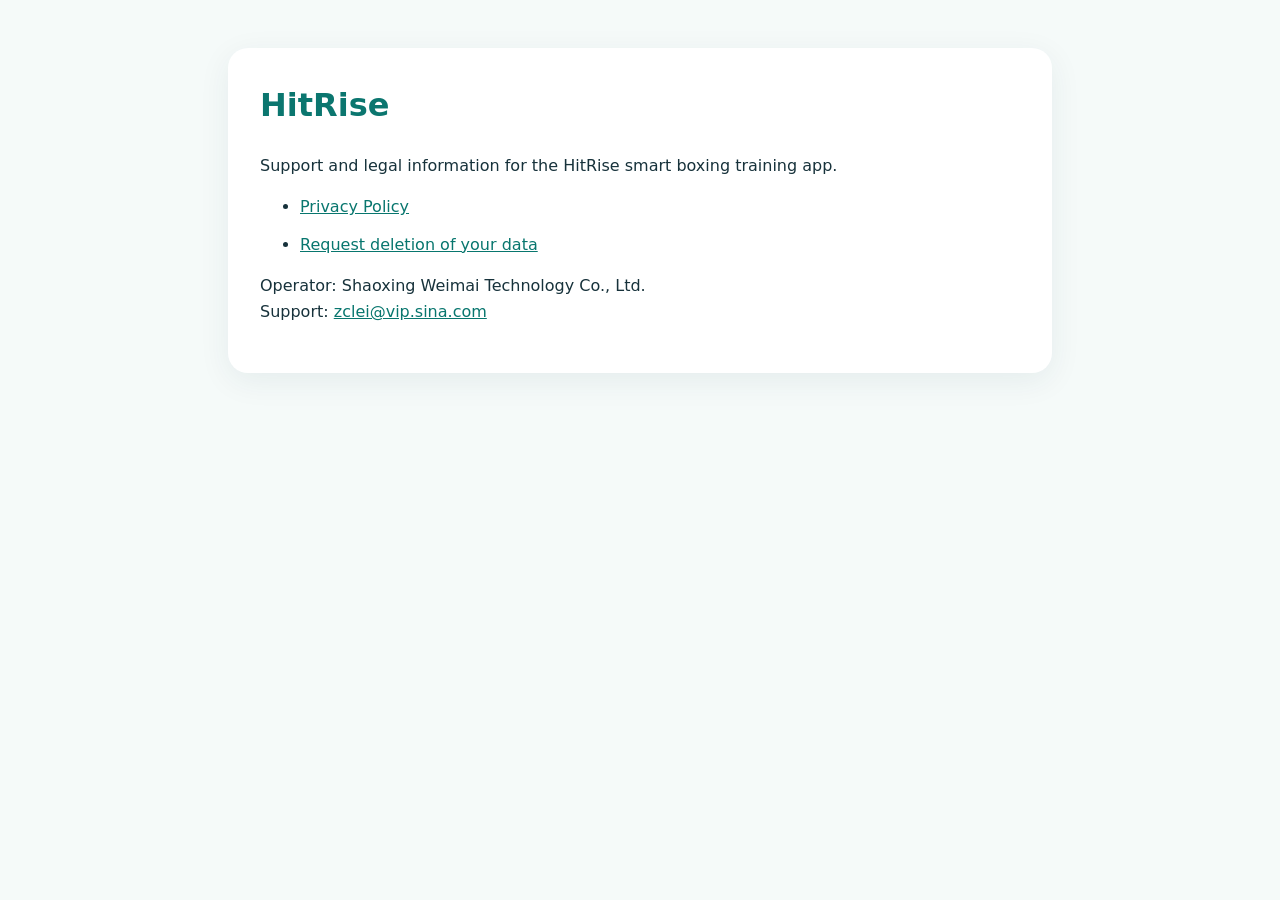
<file: docs/index.html>
<!doctype html>
<html lang="en">
<head>
  <meta charset="utf-8">
  <meta name="viewport" content="width=device-width, initial-scale=1">
  <title>HitRise support and legal information</title>
  <style>
    body{font:16px/1.6 system-ui,-apple-system,"Segoe UI",sans-serif;color:#17323b;background:#f5faf9;margin:0}
    main{max-width:760px;margin:48px auto;padding:32px;background:#fff;border-radius:20px;box-shadow:0 8px 32px #153e4112}
    h1{margin-top:0;color:#0b766f}a{color:#08766e}li{margin:12px 0}
  </style>
</head>
<body><main>
  <h1>HitRise</h1>
  <p>Support and legal information for the HitRise smart boxing training app.</p>
  <ul>
    <li><a href="privacy.html">Privacy Policy</a></li>
    <li><a href="data-deletion.html">Request deletion of your data</a></li>
  </ul>
  <p>Operator: Shaoxing Weimai Technology Co., Ltd.<br>Support: <a href="mailto:zclei@vip.sina.com">zclei@vip.sina.com</a></p>
</main></body>
</html>
</file>
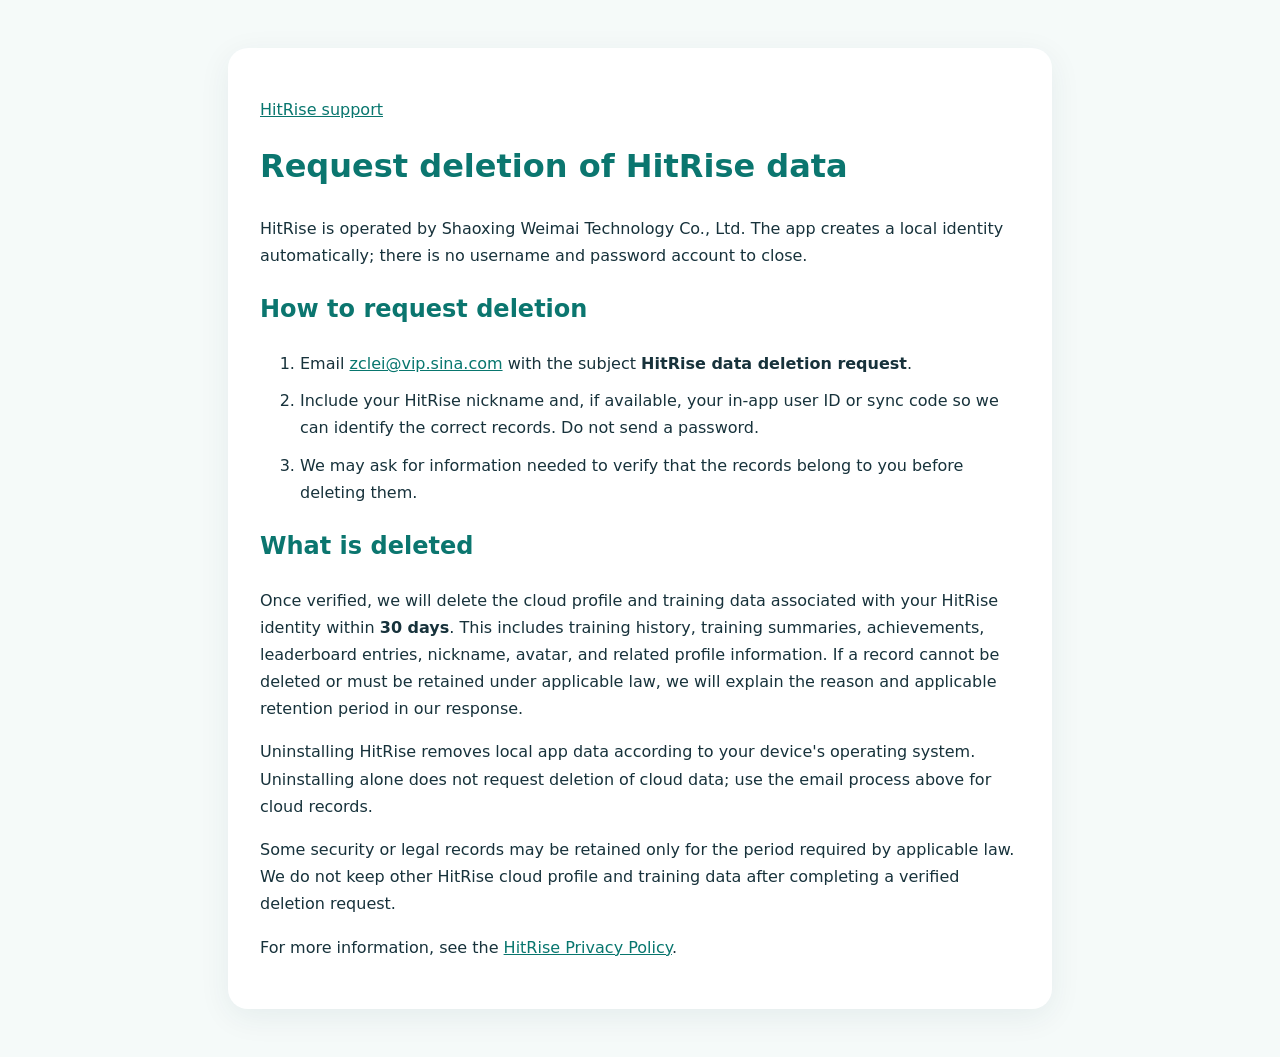
<file: docs/android-data-deletion.html>
<!doctype html>
<html lang="en">
<head>
  <meta charset="utf-8">
  <meta name="viewport" content="width=device-width, initial-scale=1">
  <title>Request data deletion — HitRise</title>
  <style>
    body{font:16px/1.7 system-ui,-apple-system,"Segoe UI",sans-serif;color:#17323b;background:#f5faf9;margin:0}
    main{max-width:760px;margin:48px auto;padding:32px;background:#fff;border-radius:20px;box-shadow:0 8px 32px #153e4112}
    h1,h2{color:#0b766f}h1{margin-top:0}a{color:#08766e}li{margin:10px 0}
  </style>
</head>
<body><main>
  <p><a href="index.html">HitRise support</a></p>
  <h1>Request deletion of HitRise data</h1>
  <p>HitRise is operated by Shaoxing Weimai Technology Co., Ltd. The app creates a local identity automatically; there is no username and password account to close.</p>
  <h2>How to request deletion</h2>
  <ol>
    <li>Email <a href="mailto:zclei@vip.sina.com?subject=HitRise%20data%20deletion%20request">zclei@vip.sina.com</a> with the subject <strong>HitRise data deletion request</strong>.</li>
    <li>Include your HitRise nickname and, if available, your in-app user ID or sync code so we can identify the correct records. Do not send a password.</li>
    <li>We may ask for information needed to verify that the records belong to you before deleting them.</li>
  </ol>
  <h2>What is deleted</h2>
  <p>Once verified, we will delete the cloud profile and training data associated with your HitRise identity within <strong>30 days</strong>. This includes training history, training summaries, achievements, leaderboard entries, nickname, avatar, and related profile information. If a record cannot be deleted or must be retained under applicable law, we will explain the reason and applicable retention period in our response.</p>
  <p>Uninstalling HitRise removes local app data according to your device's operating system. Uninstalling alone does not request deletion of cloud data; use the email process above for cloud records.</p>
  <p>Some security or legal records may be retained only for the period required by applicable law. We do not keep other HitRise cloud profile and training data after completing a verified deletion request.</p>
  <p>For more information, see the <a href="android-privacy.html">HitRise Privacy Policy</a>.</p>
</main></body>
</html>
</file>
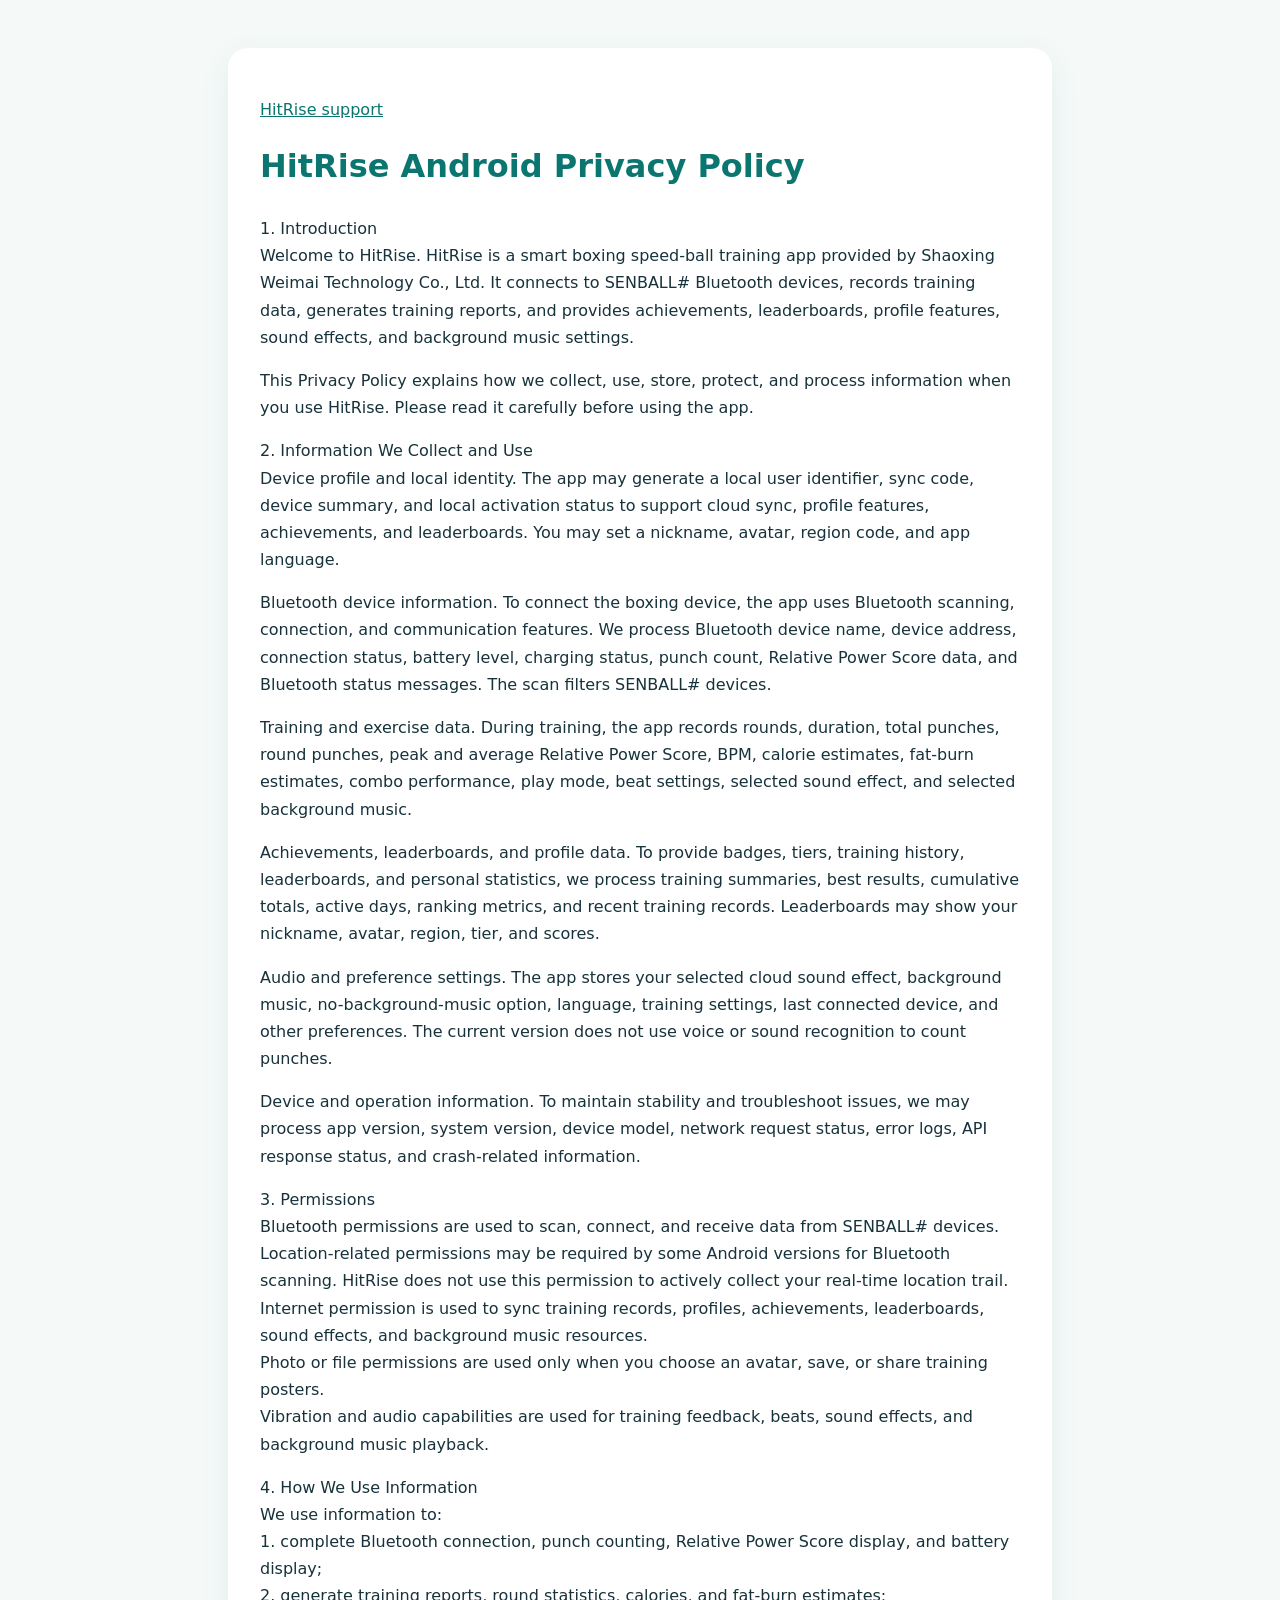
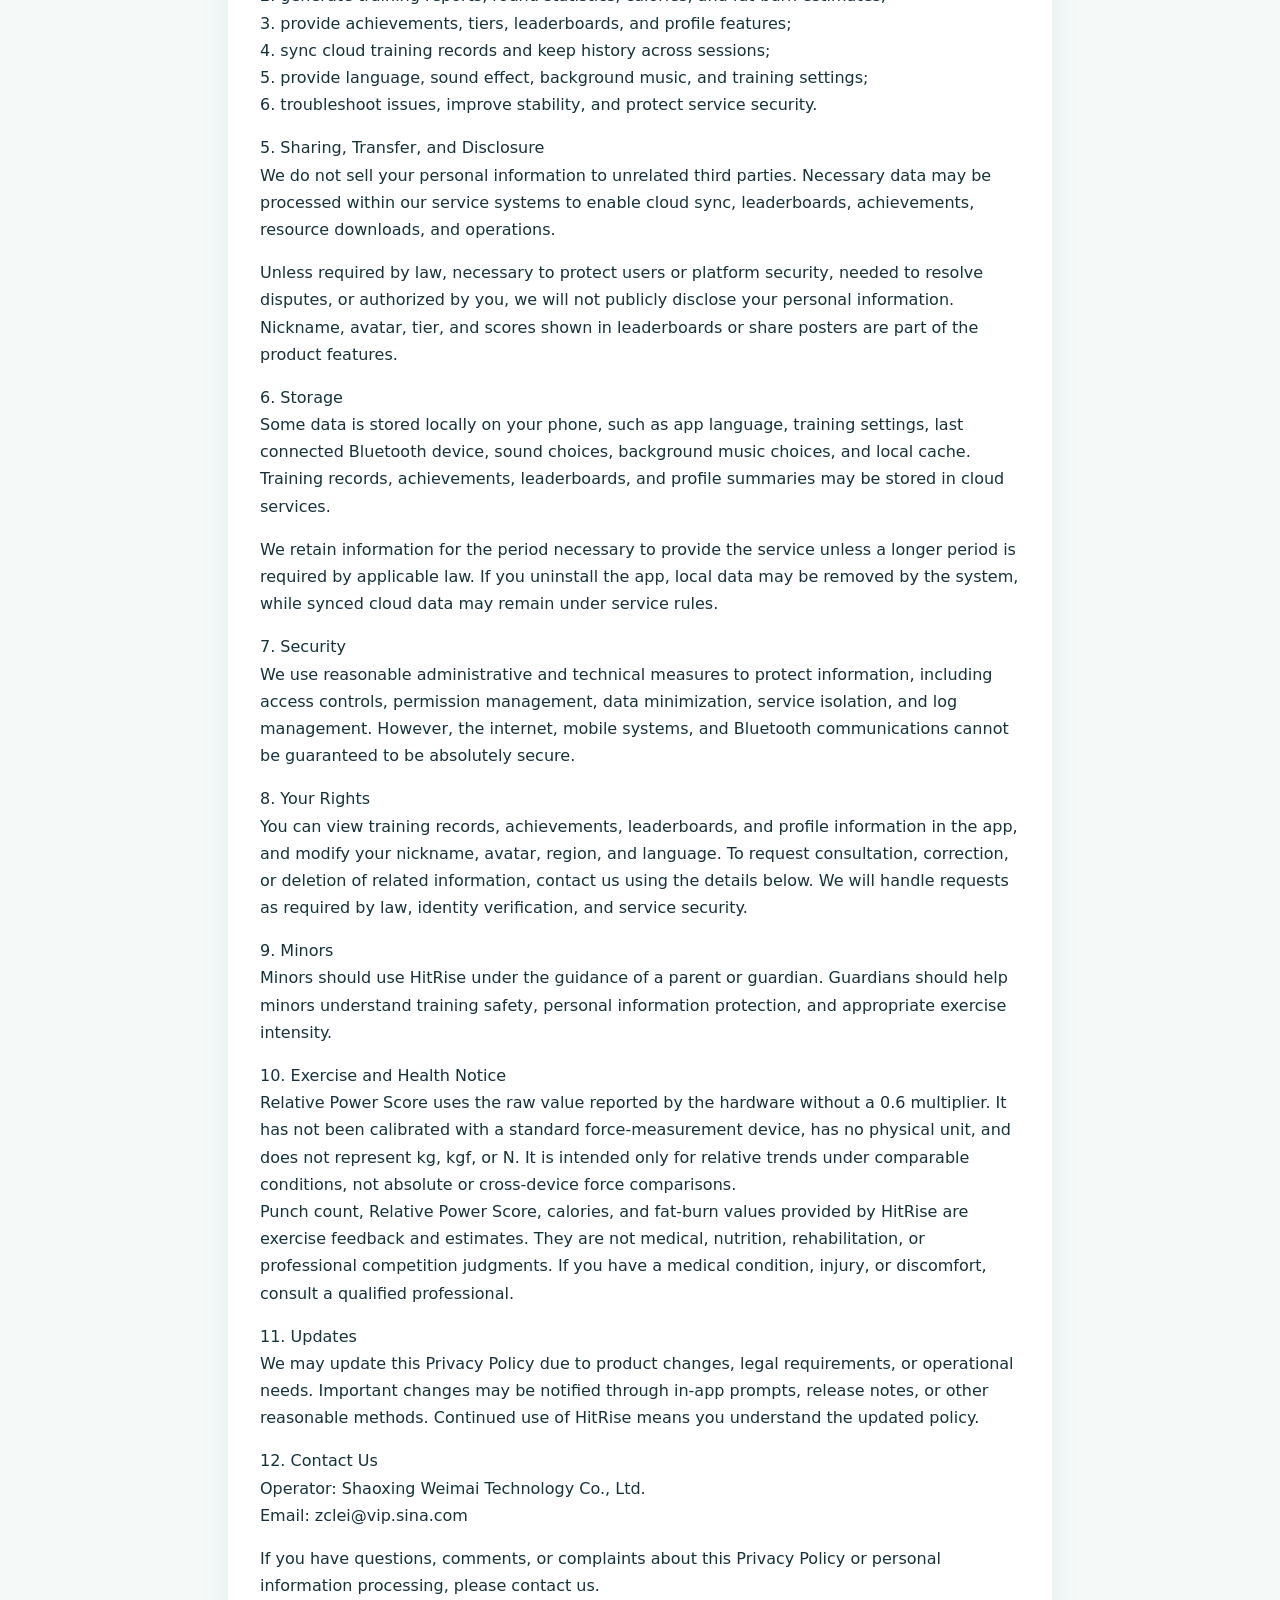
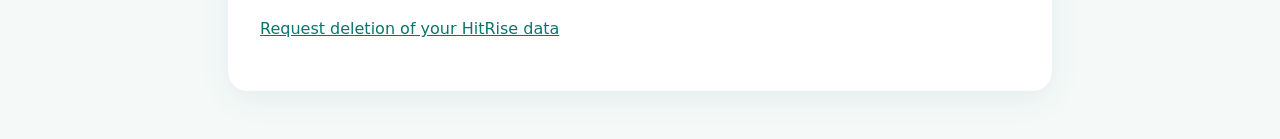
<file: docs/android-privacy.html>
<!doctype html>
<html lang="en"><head>
<meta charset="utf-8"><meta name="viewport" content="width=device-width, initial-scale=1">
<title>HitRise Android Privacy Policy</title>
<style>body{font:16px/1.7 system-ui,-apple-system,"Segoe UI",sans-serif;color:#17323b;background:#f5faf9;margin:0}main{max-width:760px;margin:48px auto;padding:32px;background:#fff;border-radius:20px;box-shadow:0 8px 32px #153e4112}h1,h2{color:#0b766f}h1{margin-top:0}h2{margin-top:36px}a{color:#08766e}</style>
</head><body><main><p><a href="index.html">HitRise support</a></p>
<h1>HitRise Android Privacy Policy</h1>
<p>1. Introduction<br>Welcome to HitRise. HitRise is a smart boxing speed-ball training app provided by Shaoxing Weimai Technology Co., Ltd. It connects to SENBALL# Bluetooth devices, records training data, generates training reports, and provides achievements, leaderboards, profile features, sound effects, and background music settings.</p>
<p>This Privacy Policy explains how we collect, use, store, protect, and process information when you use HitRise. Please read it carefully before using the app.</p>
<p>2. Information We Collect and Use<br>Device profile and local identity. The app may generate a local user identifier, sync code, device summary, and local activation status to support cloud sync, profile features, achievements, and leaderboards. You may set a nickname, avatar, region code, and app language.</p>
<p>Bluetooth device information. To connect the boxing device, the app uses Bluetooth scanning, connection, and communication features. We process Bluetooth device name, device address, connection status, battery level, charging status, punch count, Relative Power Score data, and Bluetooth status messages. The scan filters SENBALL# devices.</p>
<p>Training and exercise data. During training, the app records rounds, duration, total punches, round punches, peak and average Relative Power Score, BPM, calorie estimates, fat-burn estimates, combo performance, play mode, beat settings, selected sound effect, and selected background music.</p>
<p>Achievements, leaderboards, and profile data. To provide badges, tiers, training history, leaderboards, and personal statistics, we process training summaries, best results, cumulative totals, active days, ranking metrics, and recent training records. Leaderboards may show your nickname, avatar, region, tier, and scores.</p>
<p>Audio and preference settings. The app stores your selected cloud sound effect, background music, no-background-music option, language, training settings, last connected device, and other preferences. The current version does not use voice or sound recognition to count punches.</p>
<p>Device and operation information. To maintain stability and troubleshoot issues, we may process app version, system version, device model, network request status, error logs, API response status, and crash-related information.</p>
<p>3. Permissions<br>Bluetooth permissions are used to scan, connect, and receive data from SENBALL# devices.<br>Location-related permissions may be required by some Android versions for Bluetooth scanning. HitRise does not use this permission to actively collect your real-time location trail.<br>Internet permission is used to sync training records, profiles, achievements, leaderboards, sound effects, and background music resources.<br>Photo or file permissions are used only when you choose an avatar, save, or share training posters.<br>Vibration and audio capabilities are used for training feedback, beats, sound effects, and background music playback.</p>
<p>4. How We Use Information<br>We use information to:<br>1. complete Bluetooth connection, punch counting, Relative Power Score display, and battery display;<br>2. generate training reports, round statistics, calories, and fat-burn estimates;<br>3. provide achievements, tiers, leaderboards, and profile features;<br>4. sync cloud training records and keep history across sessions;<br>5. provide language, sound effect, background music, and training settings;<br>6. troubleshoot issues, improve stability, and protect service security.</p>
<p>5. Sharing, Transfer, and Disclosure<br>We do not sell your personal information to unrelated third parties. Necessary data may be processed within our service systems to enable cloud sync, leaderboards, achievements, resource downloads, and operations.</p>
<p>Unless required by law, necessary to protect users or platform security, needed to resolve disputes, or authorized by you, we will not publicly disclose your personal information. Nickname, avatar, tier, and scores shown in leaderboards or share posters are part of the product features.</p>
<p>6. Storage<br>Some data is stored locally on your phone, such as app language, training settings, last connected Bluetooth device, sound choices, background music choices, and local cache. Training records, achievements, leaderboards, and profile summaries may be stored in cloud services.</p>
<p>We retain information for the period necessary to provide the service unless a longer period is required by applicable law. If you uninstall the app, local data may be removed by the system, while synced cloud data may remain under service rules.</p>
<p>7. Security<br>We use reasonable administrative and technical measures to protect information, including access controls, permission management, data minimization, service isolation, and log management. However, the internet, mobile systems, and Bluetooth communications cannot be guaranteed to be absolutely secure.</p>
<p>8. Your Rights<br>You can view training records, achievements, leaderboards, and profile information in the app, and modify your nickname, avatar, region, and language. To request consultation, correction, or deletion of related information, contact us using the details below. We will handle requests as required by law, identity verification, and service security.</p>
<p>9. Minors<br>Minors should use HitRise under the guidance of a parent or guardian. Guardians should help minors understand training safety, personal information protection, and appropriate exercise intensity.</p>
<p>10. Exercise and Health Notice<br>Relative Power Score uses the raw value reported by the hardware without a 0.6 multiplier. It has not been calibrated with a standard force-measurement device, has no physical unit, and does not represent kg, kgf, or N. It is intended only for relative trends under comparable conditions, not absolute or cross-device force comparisons.<br>Punch count, Relative Power Score, calories, and fat-burn values provided by HitRise are exercise feedback and estimates. They are not medical, nutrition, rehabilitation, or professional competition judgments. If you have a medical condition, injury, or discomfort, consult a qualified professional.</p>
<p>11. Updates<br>We may update this Privacy Policy due to product changes, legal requirements, or operational needs. Important changes may be notified through in-app prompts, release notes, or other reasonable methods. Continued use of HitRise means you understand the updated policy.</p>
<p>12. Contact Us<br>Operator: Shaoxing Weimai Technology Co., Ltd.<br>Email: zclei@vip.sina.com</p>
<p>If you have questions, comments, or complaints about this Privacy Policy or personal information processing, please contact us.</p>
<p><a href="android-data-deletion.html">Request deletion of your HitRise data</a></p>
</main></body></html>
</file>
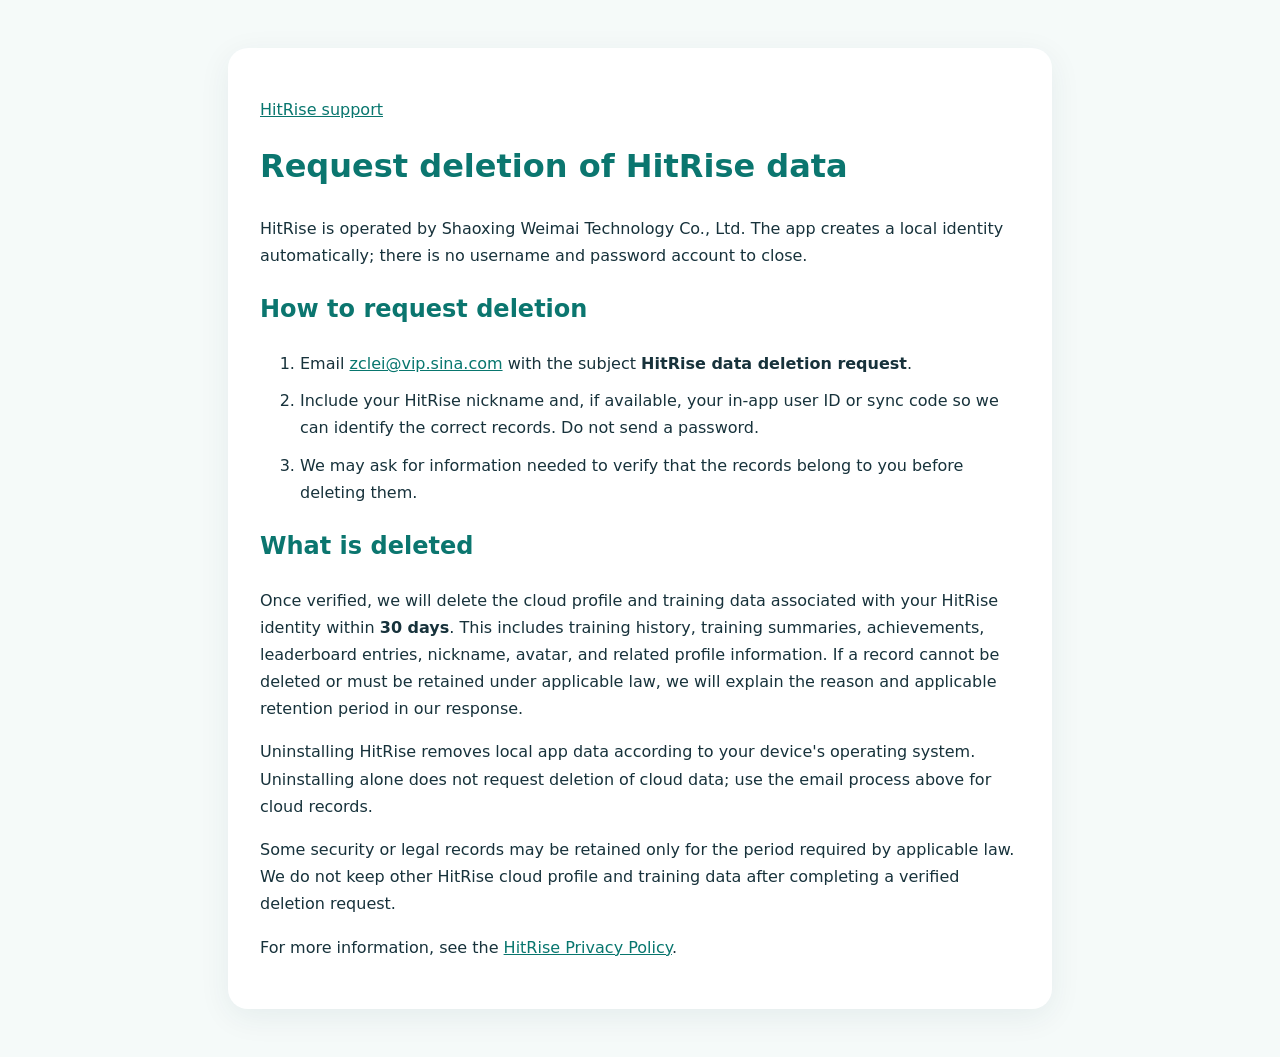
<file: docs/data-deletion.html>
<!doctype html>
<html lang="en">
<head>
  <meta charset="utf-8">
  <meta name="viewport" content="width=device-width, initial-scale=1">
  <title>Request data deletion — HitRise</title>
  <style>
    body{font:16px/1.7 system-ui,-apple-system,"Segoe UI",sans-serif;color:#17323b;background:#f5faf9;margin:0}
    main{max-width:760px;margin:48px auto;padding:32px;background:#fff;border-radius:20px;box-shadow:0 8px 32px #153e4112}
    h1,h2{color:#0b766f}h1{margin-top:0}a{color:#08766e}li{margin:10px 0}
  </style>
</head>
<body><main>
  <p><a href="index.html">HitRise support</a></p>
  <h1>Request deletion of HitRise data</h1>
  <p>HitRise is operated by Shaoxing Weimai Technology Co., Ltd. The app creates a local identity automatically; there is no username and password account to close.</p>
  <h2>How to request deletion</h2>
  <ol>
    <li>Email <a href="mailto:zclei@vip.sina.com?subject=HitRise%20data%20deletion%20request">zclei@vip.sina.com</a> with the subject <strong>HitRise data deletion request</strong>.</li>
    <li>Include your HitRise nickname and, if available, your in-app user ID or sync code so we can identify the correct records. Do not send a password.</li>
    <li>We may ask for information needed to verify that the records belong to you before deleting them.</li>
  </ol>
  <h2>What is deleted</h2>
  <p>Once verified, we will delete the cloud profile and training data associated with your HitRise identity within <strong>30 days</strong>. This includes training history, training summaries, achievements, leaderboard entries, nickname, avatar, and related profile information. If a record cannot be deleted or must be retained under applicable law, we will explain the reason and applicable retention period in our response.</p>
  <p>Uninstalling HitRise removes local app data according to your device's operating system. Uninstalling alone does not request deletion of cloud data; use the email process above for cloud records.</p>
  <p>Some security or legal records may be retained only for the period required by applicable law. We do not keep other HitRise cloud profile and training data after completing a verified deletion request.</p>
  <p>For more information, see the <a href="privacy.html">HitRise Privacy Policy</a>.</p>
</main></body>
</html>
</file>
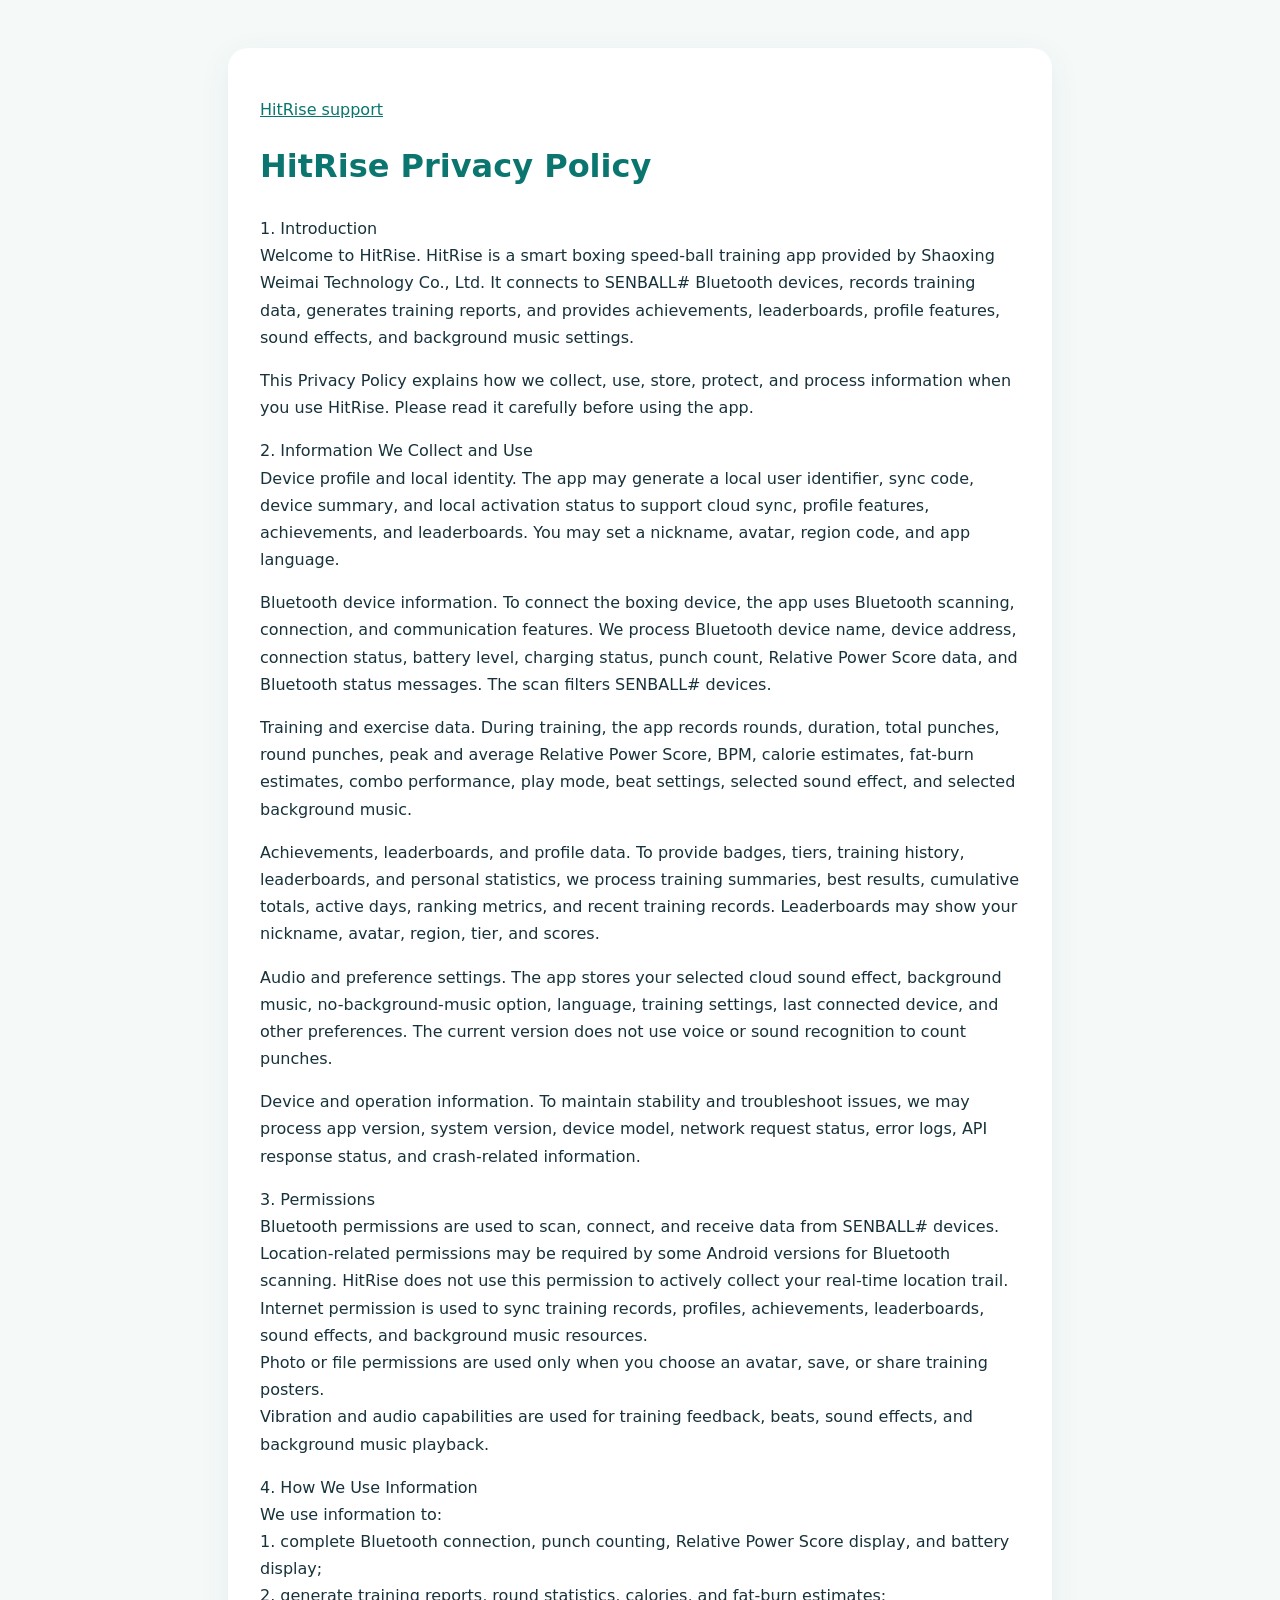
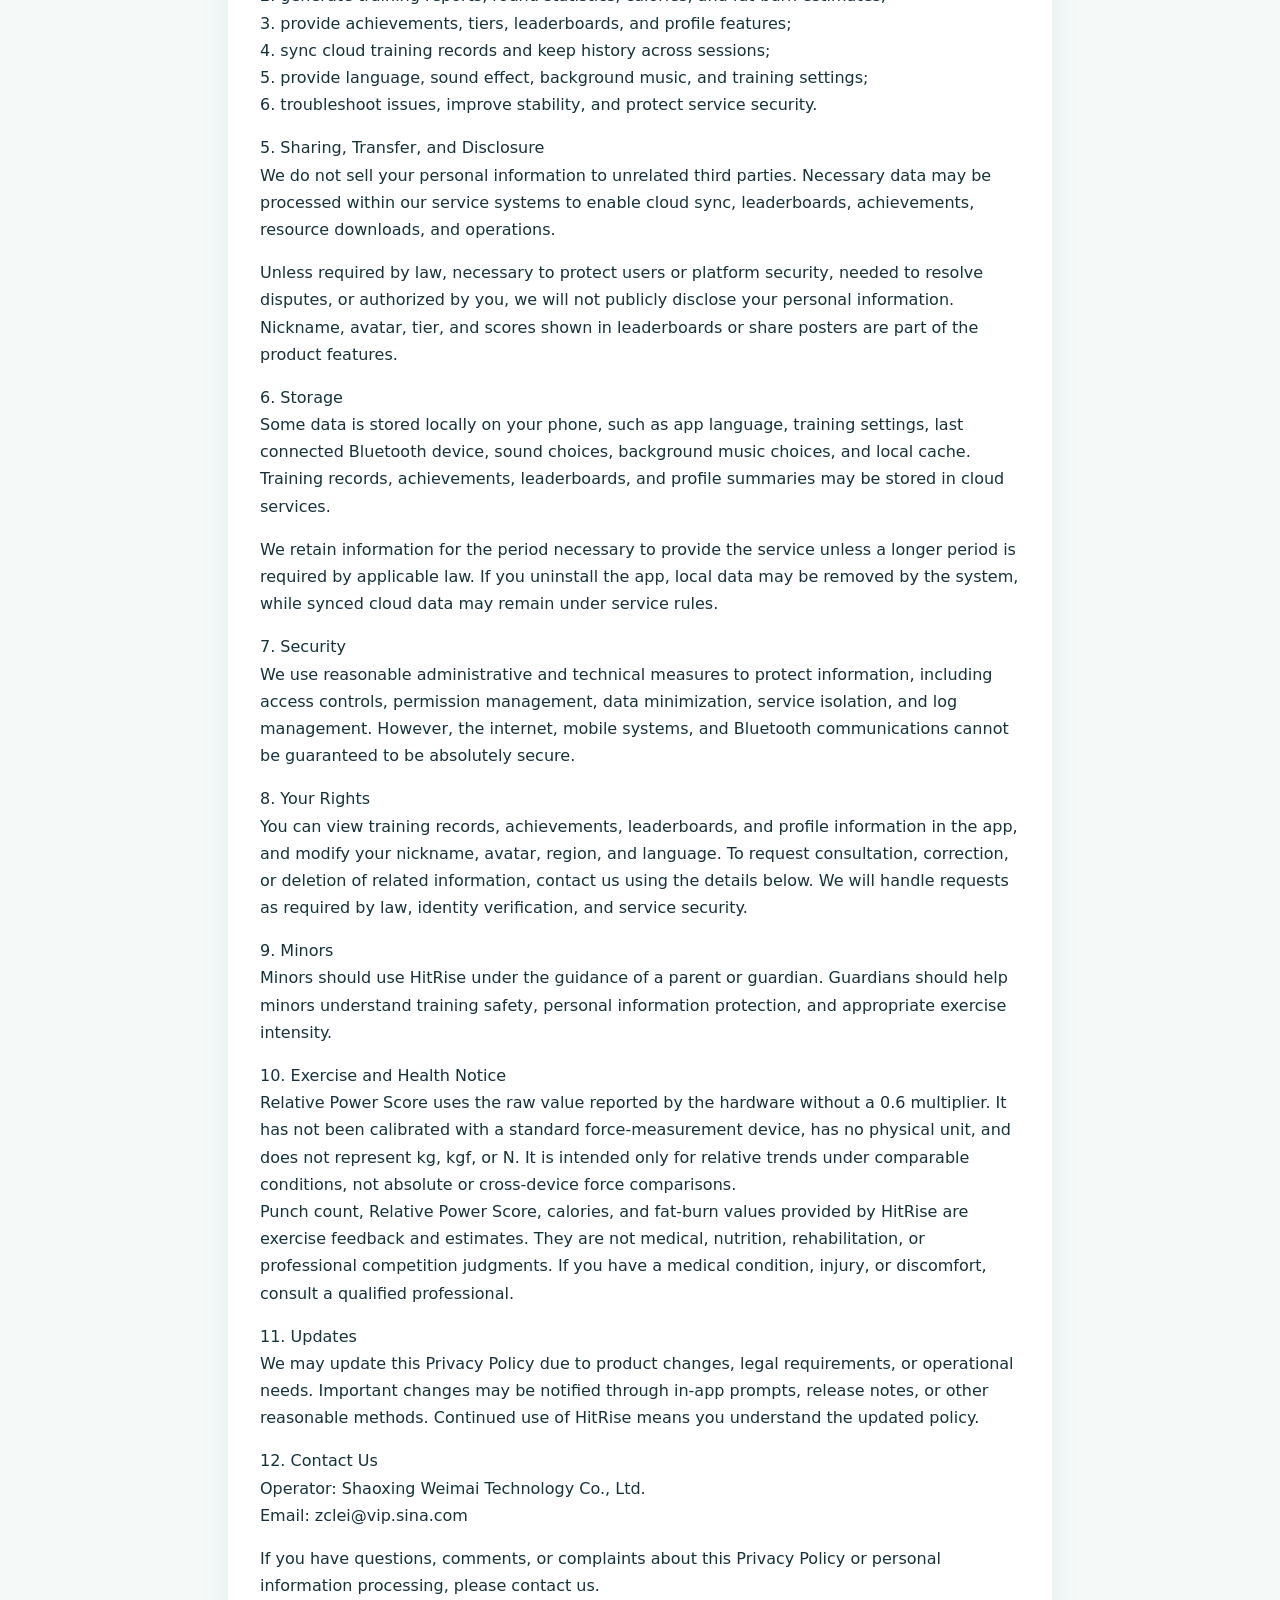
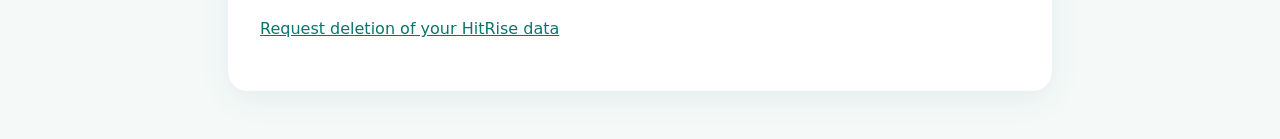
<file: docs/privacy.html>
<!doctype html>
<html lang="en"><head>
<meta charset="utf-8"><meta name="viewport" content="width=device-width, initial-scale=1">
<title>HitRise Privacy Policy</title>
<style>body{font:16px/1.7 system-ui,-apple-system,"Segoe UI",sans-serif;color:#17323b;background:#f5faf9;margin:0}main{max-width:760px;margin:48px auto;padding:32px;background:#fff;border-radius:20px;box-shadow:0 8px 32px #153e4112}h1,h2{color:#0b766f}h1{margin-top:0}h2{margin-top:36px}a{color:#08766e}</style>
</head><body><main><p><a href="index.html">HitRise support</a></p>
<h1>HitRise Privacy Policy</h1>
<p>1. Introduction<br>Welcome to HitRise. HitRise is a smart boxing speed-ball training app provided by Shaoxing Weimai Technology Co., Ltd. It connects to SENBALL# Bluetooth devices, records training data, generates training reports, and provides achievements, leaderboards, profile features, sound effects, and background music settings.</p>
<p>This Privacy Policy explains how we collect, use, store, protect, and process information when you use HitRise. Please read it carefully before using the app.</p>
<p>2. Information We Collect and Use<br>Device profile and local identity. The app may generate a local user identifier, sync code, device summary, and local activation status to support cloud sync, profile features, achievements, and leaderboards. You may set a nickname, avatar, region code, and app language.</p>
<p>Bluetooth device information. To connect the boxing device, the app uses Bluetooth scanning, connection, and communication features. We process Bluetooth device name, device address, connection status, battery level, charging status, punch count, Relative Power Score data, and Bluetooth status messages. The scan filters SENBALL# devices.</p>
<p>Training and exercise data. During training, the app records rounds, duration, total punches, round punches, peak and average Relative Power Score, BPM, calorie estimates, fat-burn estimates, combo performance, play mode, beat settings, selected sound effect, and selected background music.</p>
<p>Achievements, leaderboards, and profile data. To provide badges, tiers, training history, leaderboards, and personal statistics, we process training summaries, best results, cumulative totals, active days, ranking metrics, and recent training records. Leaderboards may show your nickname, avatar, region, tier, and scores.</p>
<p>Audio and preference settings. The app stores your selected cloud sound effect, background music, no-background-music option, language, training settings, last connected device, and other preferences. The current version does not use voice or sound recognition to count punches.</p>
<p>Device and operation information. To maintain stability and troubleshoot issues, we may process app version, system version, device model, network request status, error logs, API response status, and crash-related information.</p>
<p>3. Permissions<br>Bluetooth permissions are used to scan, connect, and receive data from SENBALL# devices.<br>Location-related permissions may be required by some Android versions for Bluetooth scanning. HitRise does not use this permission to actively collect your real-time location trail.<br>Internet permission is used to sync training records, profiles, achievements, leaderboards, sound effects, and background music resources.<br>Photo or file permissions are used only when you choose an avatar, save, or share training posters.<br>Vibration and audio capabilities are used for training feedback, beats, sound effects, and background music playback.</p>
<p>4. How We Use Information<br>We use information to:<br>1. complete Bluetooth connection, punch counting, Relative Power Score display, and battery display;<br>2. generate training reports, round statistics, calories, and fat-burn estimates;<br>3. provide achievements, tiers, leaderboards, and profile features;<br>4. sync cloud training records and keep history across sessions;<br>5. provide language, sound effect, background music, and training settings;<br>6. troubleshoot issues, improve stability, and protect service security.</p>
<p>5. Sharing, Transfer, and Disclosure<br>We do not sell your personal information to unrelated third parties. Necessary data may be processed within our service systems to enable cloud sync, leaderboards, achievements, resource downloads, and operations.</p>
<p>Unless required by law, necessary to protect users or platform security, needed to resolve disputes, or authorized by you, we will not publicly disclose your personal information. Nickname, avatar, tier, and scores shown in leaderboards or share posters are part of the product features.</p>
<p>6. Storage<br>Some data is stored locally on your phone, such as app language, training settings, last connected Bluetooth device, sound choices, background music choices, and local cache. Training records, achievements, leaderboards, and profile summaries may be stored in cloud services.</p>
<p>We retain information for the period necessary to provide the service unless a longer period is required by applicable law. If you uninstall the app, local data may be removed by the system, while synced cloud data may remain under service rules.</p>
<p>7. Security<br>We use reasonable administrative and technical measures to protect information, including access controls, permission management, data minimization, service isolation, and log management. However, the internet, mobile systems, and Bluetooth communications cannot be guaranteed to be absolutely secure.</p>
<p>8. Your Rights<br>You can view training records, achievements, leaderboards, and profile information in the app, and modify your nickname, avatar, region, and language. To request consultation, correction, or deletion of related information, contact us using the details below. We will handle requests as required by law, identity verification, and service security.</p>
<p>9. Minors<br>Minors should use HitRise under the guidance of a parent or guardian. Guardians should help minors understand training safety, personal information protection, and appropriate exercise intensity.</p>
<p>10. Exercise and Health Notice<br>Relative Power Score uses the raw value reported by the hardware without a 0.6 multiplier. It has not been calibrated with a standard force-measurement device, has no physical unit, and does not represent kg, kgf, or N. It is intended only for relative trends under comparable conditions, not absolute or cross-device force comparisons.<br>Punch count, Relative Power Score, calories, and fat-burn values provided by HitRise are exercise feedback and estimates. They are not medical, nutrition, rehabilitation, or professional competition judgments. If you have a medical condition, injury, or discomfort, consult a qualified professional.</p>
<p>11. Updates<br>We may update this Privacy Policy due to product changes, legal requirements, or operational needs. Important changes may be notified through in-app prompts, release notes, or other reasonable methods. Continued use of HitRise means you understand the updated policy.</p>
<p>12. Contact Us<br>Operator: Shaoxing Weimai Technology Co., Ltd.<br>Email: zclei@vip.sina.com</p>
<p>If you have questions, comments, or complaints about this Privacy Policy or personal information processing, please contact us.</p>
<p><a href="data-deletion.html">Request deletion of your HitRise data</a></p>
</main></body></html>
</file>
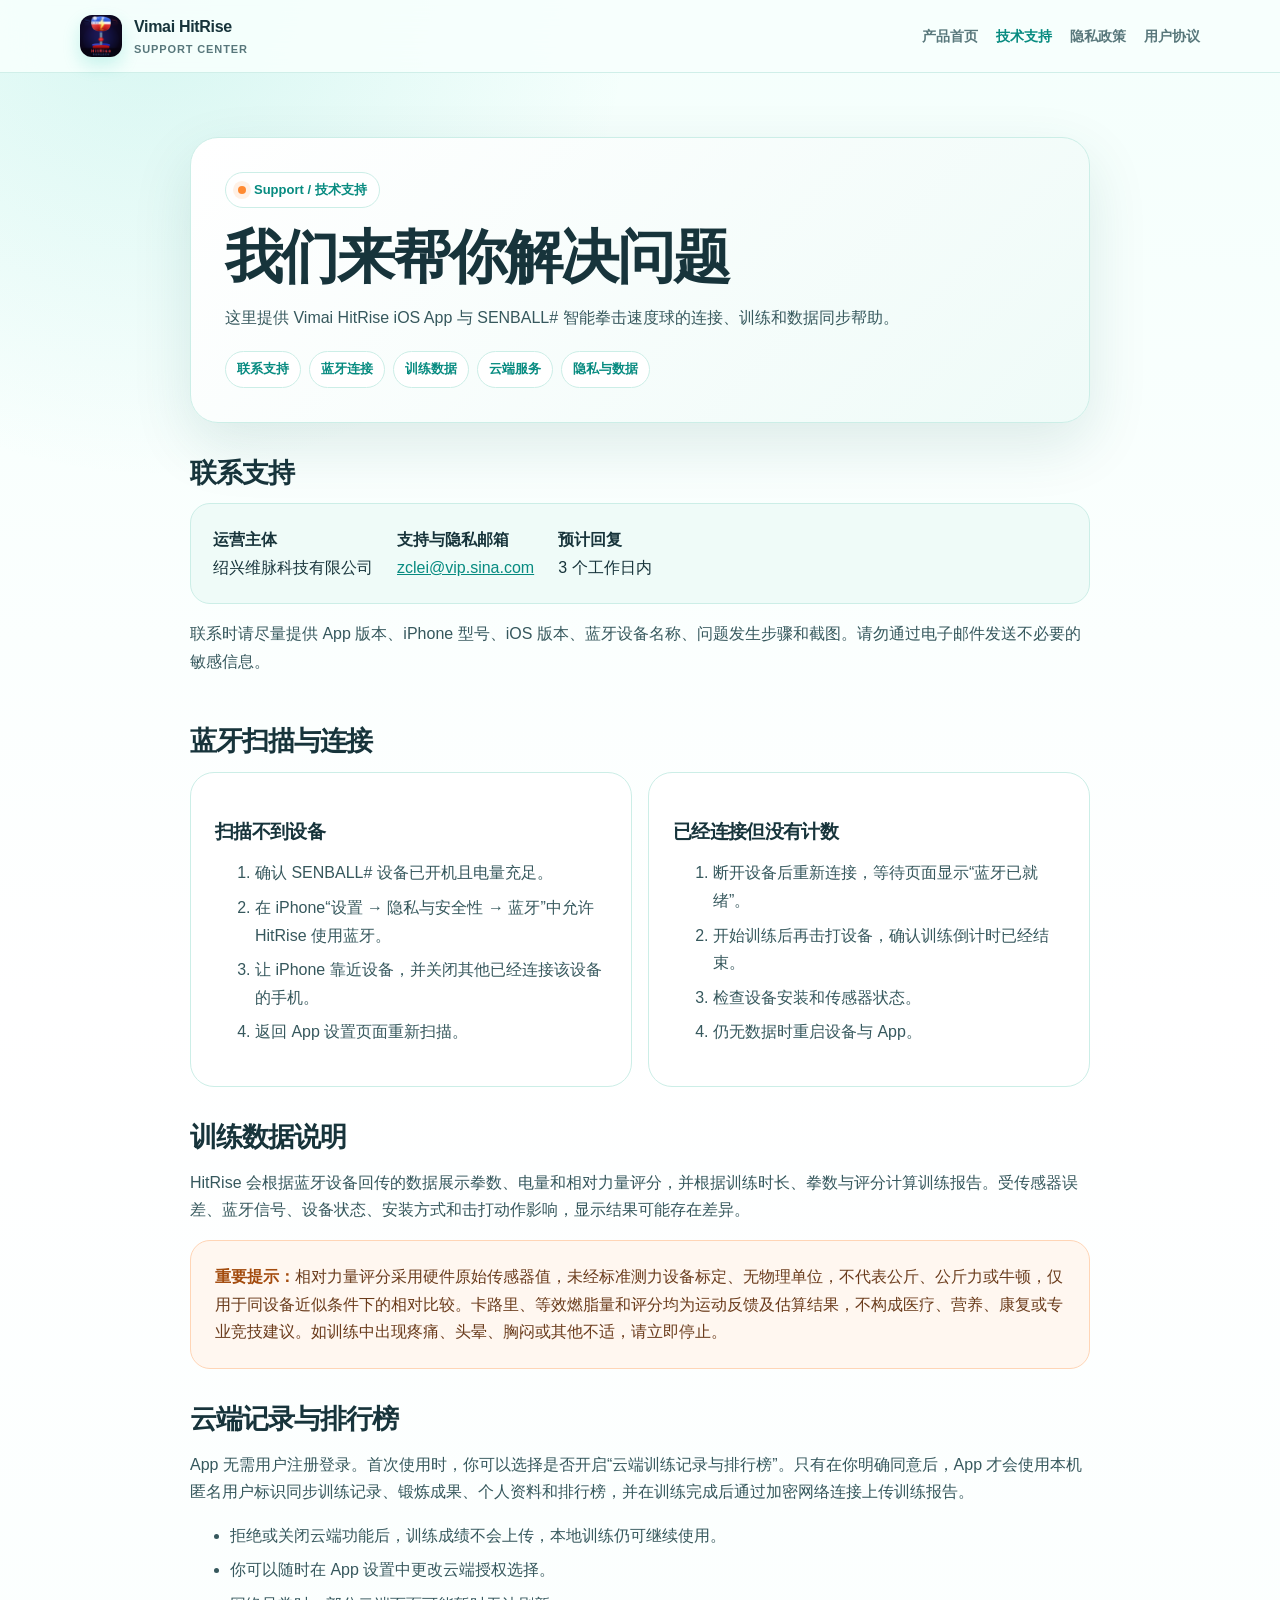
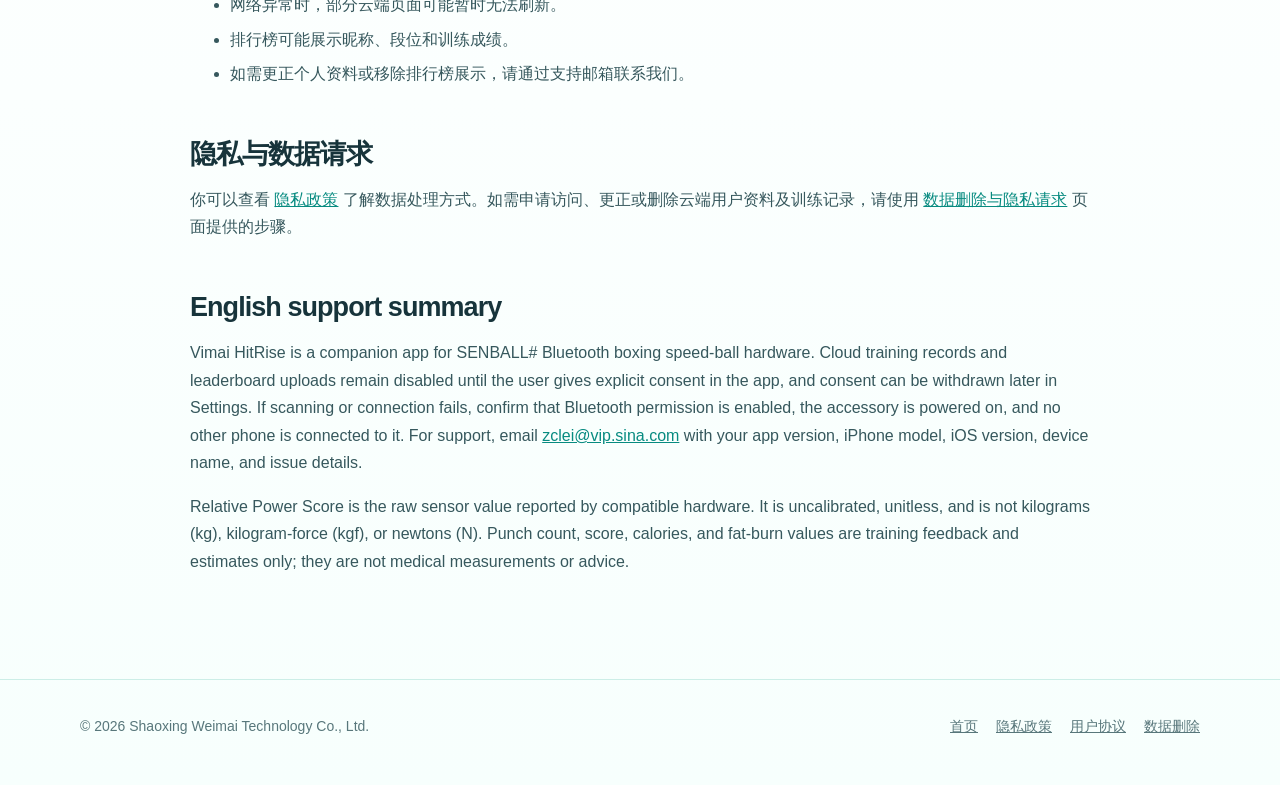
<file: docs/support.html>
<!doctype html>
<html lang="zh-CN">
<head>
  <meta charset="utf-8">
  <meta name="viewport" content="width=device-width, initial-scale=1">
  <meta name="description" content="Vimai HitRise 技术支持：蓝牙连接、训练数据、云端同步和隐私请求帮助。">
  <meta name="theme-color" content="#10bdaa">
  <title>技术支持｜Vimai HitRise</title>
  <link rel="icon" href="./assets/app-icon.png">
  <link rel="stylesheet" href="./assets/site.css">
</head>
<body>
  <header class="site-header">
    <div class="shell">
      <a class="brand" href="./">
        <img src="./assets/app-icon.png" alt="Vimai HitRise 图标">
        <span>Vimai HitRise<small>Support Center</small></span>
      </a>
      <nav class="nav" aria-label="主导航">
        <a href="./">产品首页</a>
        <a href="./support.html" aria-current="page">技术支持</a>
        <a href="./privacy.html">隐私政策</a>
        <a href="./terms.html">用户协议</a>
      </nav>
    </div>
  </header>

  <main class="article">
    <header class="article-header">
      <span class="eyebrow">Support / 技术支持</span>
      <h1>我们来帮你解决问题</h1>
      <p>这里提供 Vimai HitRise iOS App 与 SENBALL# 智能拳击速度球的连接、训练和数据同步帮助。</p>
      <div class="toc">
        <a href="#contact">联系支持</a>
        <a href="#bluetooth">蓝牙连接</a>
        <a href="#training">训练数据</a>
        <a href="#cloud">云端服务</a>
        <a href="#data">隐私与数据</a>
      </div>
    </header>

    <section id="contact">
      <h2>联系支持</h2>
      <div class="contact-box">
        <div><strong>运营主体</strong><br>绍兴维脉科技有限公司</div>
        <div><strong>支持与隐私邮箱</strong><br><a href="mailto:zclei@vip.sina.com">zclei@vip.sina.com</a></div>
        <div><strong>预计回复</strong><br>3 个工作日内</div>
      </div>
      <p>联系时请尽量提供 App 版本、iPhone 型号、iOS 版本、蓝牙设备名称、问题发生步骤和截图。请勿通过电子邮件发送不必要的敏感信息。</p>
    </section>

    <section id="bluetooth">
      <h2>蓝牙扫描与连接</h2>
      <div class="support-grid">
        <article class="card">
          <h3>扫描不到设备</h3>
          <ol>
            <li>确认 SENBALL# 设备已开机且电量充足。</li>
            <li>在 iPhone“设置 → 隐私与安全性 → 蓝牙”中允许 HitRise 使用蓝牙。</li>
            <li>让 iPhone 靠近设备，并关闭其他已经连接该设备的手机。</li>
            <li>返回 App 设置页面重新扫描。</li>
          </ol>
        </article>
        <article class="card">
          <h3>已经连接但没有计数</h3>
          <ol>
            <li>断开设备后重新连接，等待页面显示“蓝牙已就绪”。</li>
            <li>开始训练后再击打设备，确认训练倒计时已经结束。</li>
            <li>检查设备安装和传感器状态。</li>
            <li>仍无数据时重启设备与 App。</li>
          </ol>
        </article>
      </div>
    </section>

    <section id="training">
      <h2>训练数据说明</h2>
      <p>HitRise 会根据蓝牙设备回传的数据展示拳数、电量和相对力量评分，并根据训练时长、拳数与评分计算训练报告。受传感器误差、蓝牙信号、设备状态、安装方式和击打动作影响，显示结果可能存在差异。</p>
      <div class="notice">
        <strong>重要提示：</strong>相对力量评分采用硬件原始传感器值，未经标准测力设备标定、无物理单位，不代表公斤、公斤力或牛顿，仅用于同设备近似条件下的相对比较。卡路里、等效燃脂量和评分均为运动反馈及估算结果，不构成医疗、营养、康复或专业竞技建议。如训练中出现疼痛、头晕、胸闷或其他不适，请立即停止。
      </div>
    </section>

    <section id="cloud">
      <h2>云端记录与排行榜</h2>
      <p>App 无需用户注册登录。首次使用时，你可以选择是否开启“云端训练记录与排行榜”。只有在你明确同意后，App 才会使用本机匿名用户标识同步训练记录、锻炼成果、个人资料和排行榜，并在训练完成后通过加密网络连接上传训练报告。</p>
      <ul>
        <li>拒绝或关闭云端功能后，训练成绩不会上传，本地训练仍可继续使用。</li>
        <li>你可以随时在 App 设置中更改云端授权选择。</li>
        <li>网络异常时，部分云端页面可能暂时无法刷新。</li>
        <li>排行榜可能展示昵称、段位和训练成绩。</li>
        <li>如需更正个人资料或移除排行榜展示，请通过支持邮箱联系我们。</li>
      </ul>
    </section>

    <section id="data">
      <h2>隐私与数据请求</h2>
      <p>你可以查看 <a href="./privacy.html">隐私政策</a> 了解数据处理方式。如需申请访问、更正或删除云端用户资料及训练记录，请使用 <a href="./data-deletion.html">数据删除与隐私请求</a> 页面提供的步骤。</p>
    </section>

    <section lang="en" id="english">
      <h2>English support summary</h2>
      <p>Vimai HitRise is a companion app for SENBALL# Bluetooth boxing speed-ball hardware. Cloud training records and leaderboard uploads remain disabled until the user gives explicit consent in the app, and consent can be withdrawn later in Settings. If scanning or connection fails, confirm that Bluetooth permission is enabled, the accessory is powered on, and no other phone is connected to it. For support, email <a href="mailto:zclei@vip.sina.com">zclei@vip.sina.com</a> with your app version, iPhone model, iOS version, device name, and issue details.</p>
      <p>Relative Power Score is the raw sensor value reported by compatible hardware. It is uncalibrated, unitless, and is not kilograms (kg), kilogram-force (kgf), or newtons (N). Punch count, score, calories, and fat-burn values are training feedback and estimates only; they are not medical measurements or advice.</p>
    </section>
  </main>

  <footer class="site-footer">
    <div class="shell footer-grid">
      <div>© 2026 Shaoxing Weimai Technology Co., Ltd.</div>
      <div class="footer-links"><a href="./">首页</a><a href="./privacy.html">隐私政策</a><a href="./terms.html">用户协议</a><a href="./data-deletion.html">数据删除</a></div>
    </div>
  </footer>
</body>
</html>
</file>
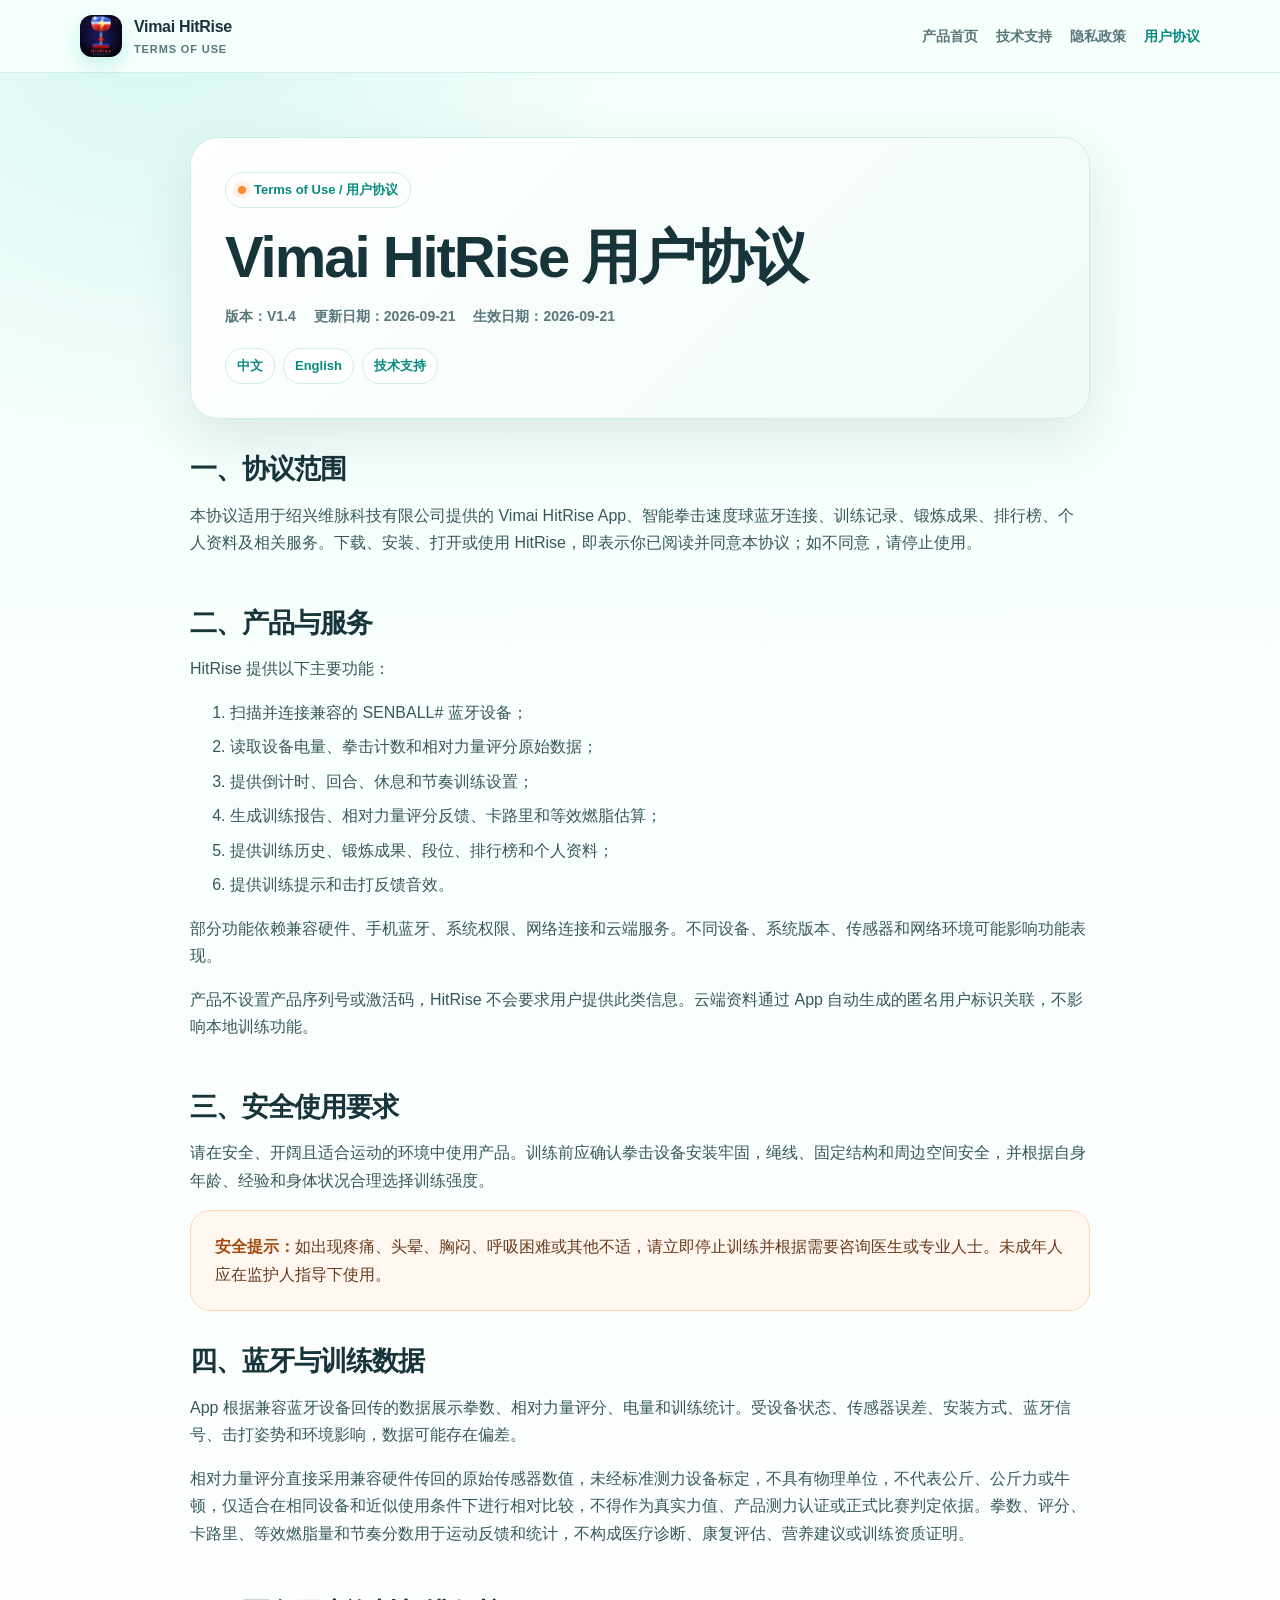
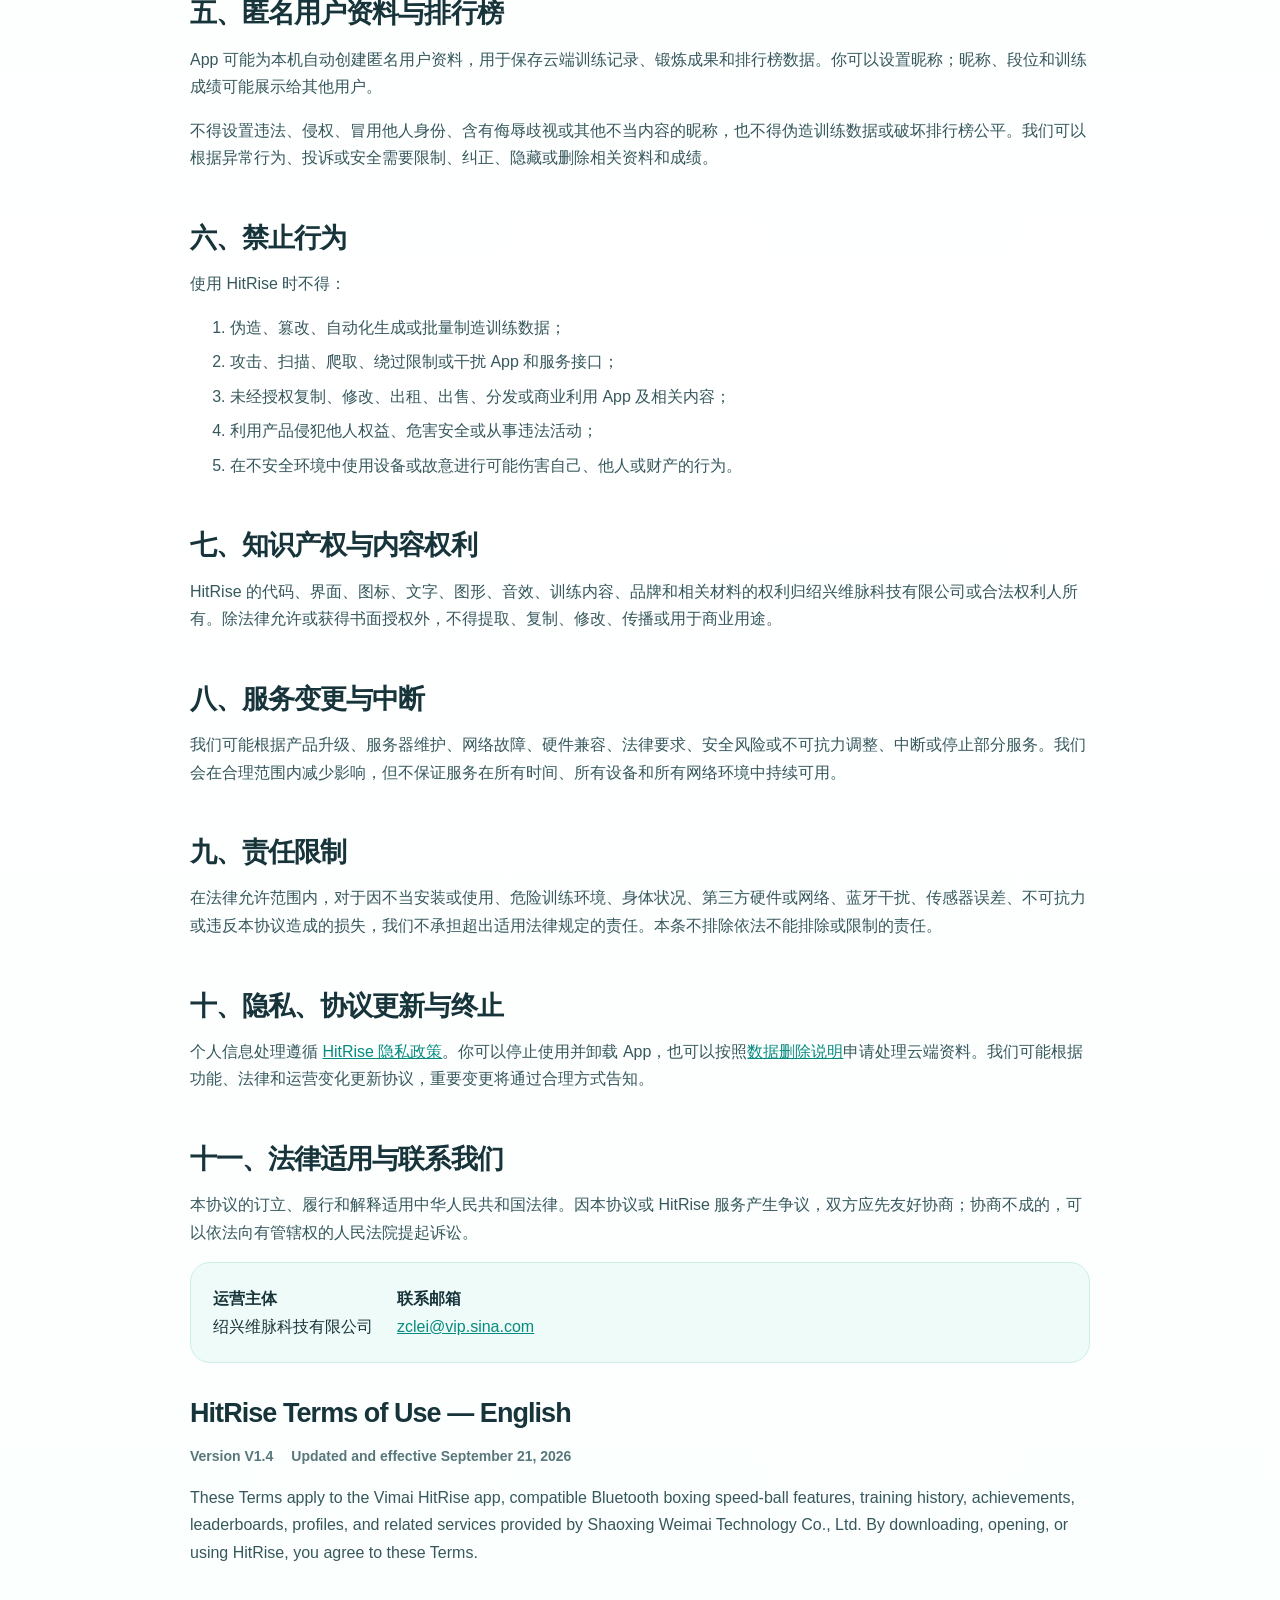
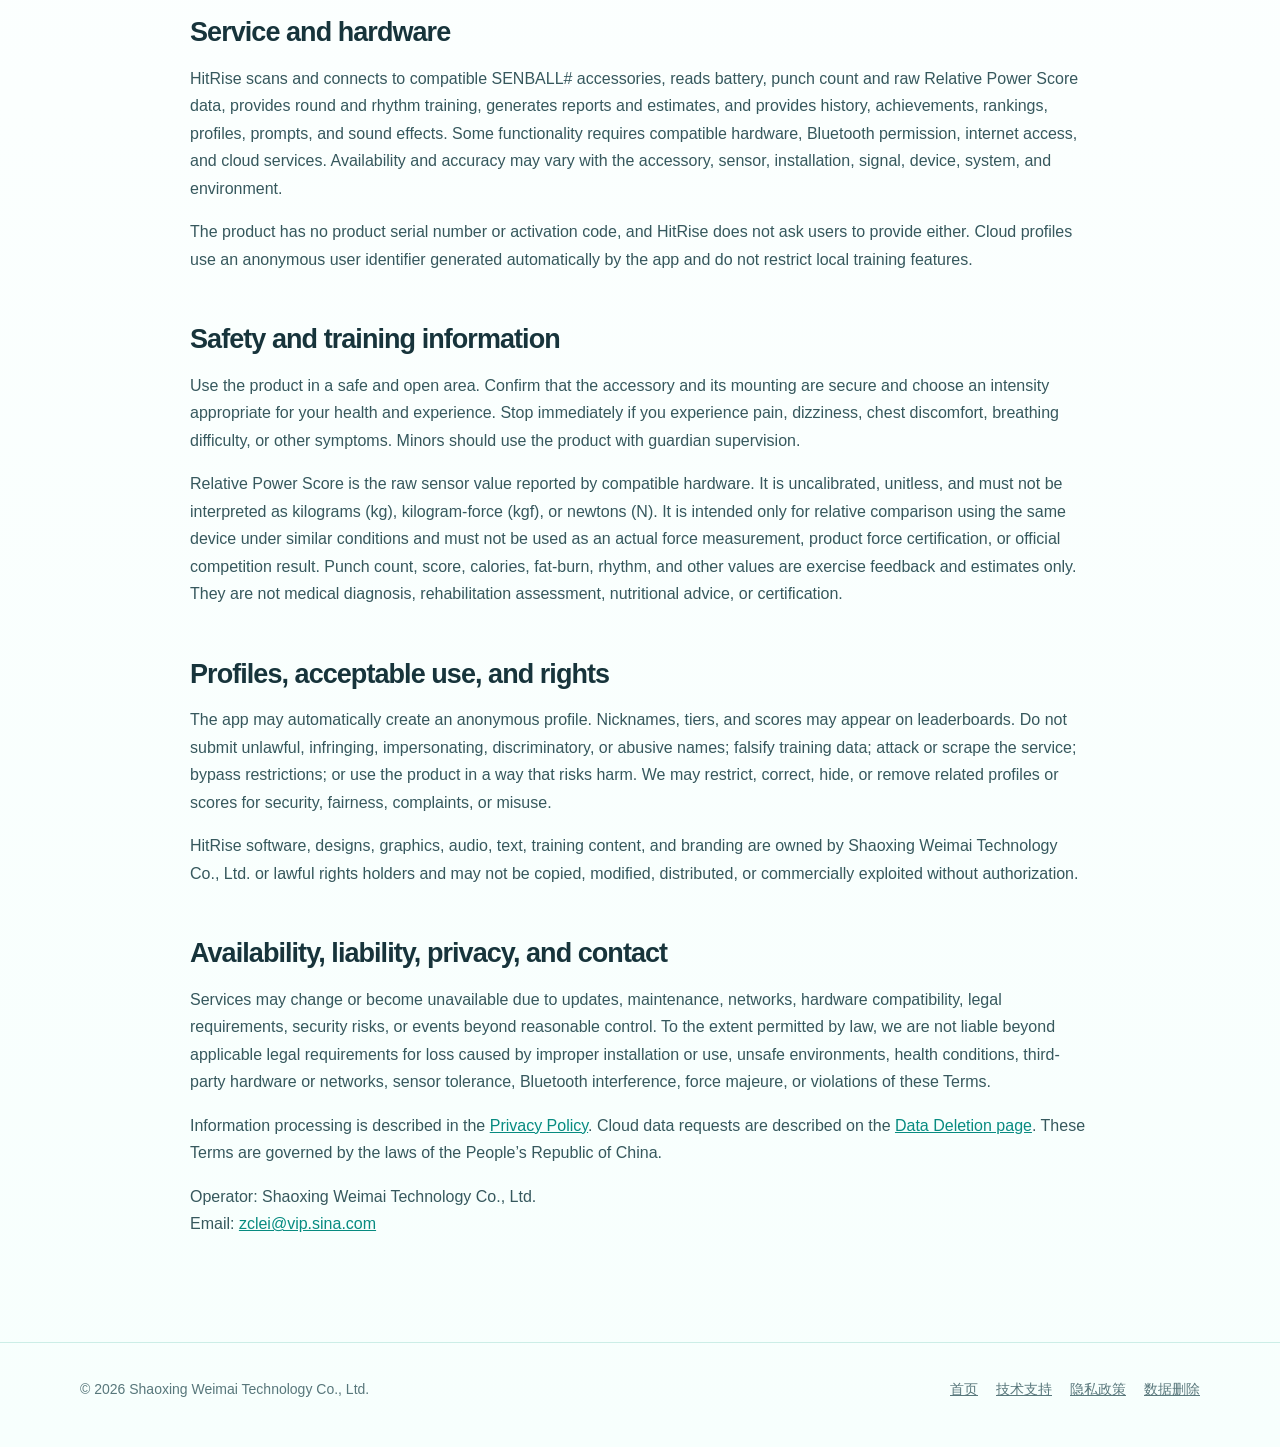
<file: docs/terms.html>
<!doctype html>
<html lang="zh-CN">
<head>
  <meta charset="utf-8">
  <meta name="viewport" content="width=device-width, initial-scale=1">
  <meta name="description" content="Vimai HitRise 用户协议与智能拳击速度球训练安全说明。">
  <meta name="theme-color" content="#10bdaa">
  <title>用户协议｜Vimai HitRise</title>
  <link rel="icon" href="./assets/app-icon.png">
  <link rel="stylesheet" href="./assets/site.css">
</head>
<body>
  <header class="site-header">
    <div class="shell">
      <a class="brand" href="./"><img src="./assets/app-icon.png" alt="Vimai HitRise 图标"><span>Vimai HitRise<small>Terms of Use</small></span></a>
      <nav class="nav" aria-label="主导航"><a href="./">产品首页</a><a href="./support.html">技术支持</a><a href="./privacy.html">隐私政策</a><a href="./terms.html" aria-current="page">用户协议</a></nav>
    </div>
  </header>

  <main class="article">
    <header class="article-header">
      <span class="eyebrow">Terms of Use / 用户协议</span>
      <h1>Vimai HitRise 用户协议</h1>
      <div class="meta-row"><span>版本：V1.4</span><span>更新日期：2026-09-21</span><span>生效日期：2026-09-21</span></div>
      <div class="toc"><a href="#zh">中文</a><a href="#en">English</a><a href="./support.html">技术支持</a></div>
    </header>

    <div id="zh">
      <section>
        <h2>一、协议范围</h2>
        <p>本协议适用于绍兴维脉科技有限公司提供的 Vimai HitRise App、智能拳击速度球蓝牙连接、训练记录、锻炼成果、排行榜、个人资料及相关服务。下载、安装、打开或使用 HitRise，即表示你已阅读并同意本协议；如不同意，请停止使用。</p>
      </section>

      <section>
        <h2>二、产品与服务</h2>
        <p>HitRise 提供以下主要功能：</p>
        <ol>
          <li>扫描并连接兼容的 SENBALL# 蓝牙设备；</li>
          <li>读取设备电量、拳击计数和相对力量评分原始数据；</li>
          <li>提供倒计时、回合、休息和节奏训练设置；</li>
          <li>生成训练报告、相对力量评分反馈、卡路里和等效燃脂估算；</li>
          <li>提供训练历史、锻炼成果、段位、排行榜和个人资料；</li>
          <li>提供训练提示和击打反馈音效。</li>
        </ol>
        <p>部分功能依赖兼容硬件、手机蓝牙、系统权限、网络连接和云端服务。不同设备、系统版本、传感器和网络环境可能影响功能表现。</p>
        <p>产品不设置产品序列号或激活码，HitRise 不会要求用户提供此类信息。云端资料通过 App 自动生成的匿名用户标识关联，不影响本地训练功能。</p>
      </section>

      <section>
        <h2>三、安全使用要求</h2>
        <p>请在安全、开阔且适合运动的环境中使用产品。训练前应确认拳击设备安装牢固，绳线、固定结构和周边空间安全，并根据自身年龄、经验和身体状况合理选择训练强度。</p>
        <div class="notice"><strong>安全提示：</strong>如出现疼痛、头晕、胸闷、呼吸困难或其他不适，请立即停止训练并根据需要咨询医生或专业人士。未成年人应在监护人指导下使用。</div>
      </section>

      <section>
        <h2>四、蓝牙与训练数据</h2>
        <p>App 根据兼容蓝牙设备回传的数据展示拳数、相对力量评分、电量和训练统计。受设备状态、传感器误差、安装方式、蓝牙信号、击打姿势和环境影响，数据可能存在偏差。</p>
        <p>相对力量评分直接采用兼容硬件传回的原始传感器数值，未经标准测力设备标定，不具有物理单位，不代表公斤、公斤力或牛顿，仅适合在相同设备和近似使用条件下进行相对比较，不得作为真实力值、产品测力认证或正式比赛判定依据。拳数、评分、卡路里、等效燃脂量和节奏分数用于运动反馈和统计，不构成医疗诊断、康复评估、营养建议或训练资质证明。</p>
      </section>

      <section>
        <h2>五、匿名用户资料与排行榜</h2>
        <p>App 可能为本机自动创建匿名用户资料，用于保存云端训练记录、锻炼成果和排行榜数据。你可以设置昵称；昵称、段位和训练成绩可能展示给其他用户。</p>
        <p>不得设置违法、侵权、冒用他人身份、含有侮辱歧视或其他不当内容的昵称，也不得伪造训练数据或破坏排行榜公平。我们可以根据异常行为、投诉或安全需要限制、纠正、隐藏或删除相关资料和成绩。</p>
      </section>

      <section>
        <h2>六、禁止行为</h2>
        <p>使用 HitRise 时不得：</p>
        <ol>
          <li>伪造、篡改、自动化生成或批量制造训练数据；</li>
          <li>攻击、扫描、爬取、绕过限制或干扰 App 和服务接口；</li>
          <li>未经授权复制、修改、出租、出售、分发或商业利用 App 及相关内容；</li>
          <li>利用产品侵犯他人权益、危害安全或从事违法活动；</li>
          <li>在不安全环境中使用设备或故意进行可能伤害自己、他人或财产的行为。</li>
        </ol>
      </section>

      <section>
        <h2>七、知识产权与内容权利</h2>
        <p>HitRise 的代码、界面、图标、文字、图形、音效、训练内容、品牌和相关材料的权利归绍兴维脉科技有限公司或合法权利人所有。除法律允许或获得书面授权外，不得提取、复制、修改、传播或用于商业用途。</p>
      </section>

      <section>
        <h2>八、服务变更与中断</h2>
        <p>我们可能根据产品升级、服务器维护、网络故障、硬件兼容、法律要求、安全风险或不可抗力调整、中断或停止部分服务。我们会在合理范围内减少影响，但不保证服务在所有时间、所有设备和所有网络环境中持续可用。</p>
      </section>

      <section>
        <h2>九、责任限制</h2>
        <p>在法律允许范围内，对于因不当安装或使用、危险训练环境、身体状况、第三方硬件或网络、蓝牙干扰、传感器误差、不可抗力或违反本协议造成的损失，我们不承担超出适用法律规定的责任。本条不排除依法不能排除或限制的责任。</p>
      </section>

      <section>
        <h2>十、隐私、协议更新与终止</h2>
        <p>个人信息处理遵循 <a href="./privacy.html">HitRise 隐私政策</a>。你可以停止使用并卸载 App，也可以按照<a href="./data-deletion.html">数据删除说明</a>申请处理云端资料。我们可能根据功能、法律和运营变化更新协议，重要变更将通过合理方式告知。</p>
      </section>

      <section>
        <h2>十一、法律适用与联系我们</h2>
        <p>本协议的订立、履行和解释适用中华人民共和国法律。因本协议或 HitRise 服务产生争议，双方应先友好协商；协商不成的，可以依法向有管辖权的人民法院提起诉讼。</p>
        <div class="contact-box"><div><strong>运营主体</strong><br>绍兴维脉科技有限公司</div><div><strong>联系邮箱</strong><br><a href="mailto:zclei@vip.sina.com">zclei@vip.sina.com</a></div></div>
      </section>
    </div>

    <div id="en" lang="en">
      <section>
        <h2>HitRise Terms of Use — English</h2>
        <div class="meta-row"><span>Version V1.4</span><span>Updated and effective September 21, 2026</span></div>
        <p>These Terms apply to the Vimai HitRise app, compatible Bluetooth boxing speed-ball features, training history, achievements, leaderboards, profiles, and related services provided by Shaoxing Weimai Technology Co., Ltd. By downloading, opening, or using HitRise, you agree to these Terms.</p>
      </section>
      <section>
        <h2>Service and hardware</h2>
        <p>HitRise scans and connects to compatible SENBALL# accessories, reads battery, punch count and raw Relative Power Score data, provides round and rhythm training, generates reports and estimates, and provides history, achievements, rankings, profiles, prompts, and sound effects. Some functionality requires compatible hardware, Bluetooth permission, internet access, and cloud services. Availability and accuracy may vary with the accessory, sensor, installation, signal, device, system, and environment.</p>
        <p>The product has no product serial number or activation code, and HitRise does not ask users to provide either. Cloud profiles use an anonymous user identifier generated automatically by the app and do not restrict local training features.</p>
      </section>
      <section>
        <h2>Safety and training information</h2>
        <p>Use the product in a safe and open area. Confirm that the accessory and its mounting are secure and choose an intensity appropriate for your health and experience. Stop immediately if you experience pain, dizziness, chest discomfort, breathing difficulty, or other symptoms. Minors should use the product with guardian supervision.</p>
        <p>Relative Power Score is the raw sensor value reported by compatible hardware. It is uncalibrated, unitless, and must not be interpreted as kilograms (kg), kilogram-force (kgf), or newtons (N). It is intended only for relative comparison using the same device under similar conditions and must not be used as an actual force measurement, product force certification, or official competition result. Punch count, score, calories, fat-burn, rhythm, and other values are exercise feedback and estimates only. They are not medical diagnosis, rehabilitation assessment, nutritional advice, or certification.</p>
      </section>
      <section>
        <h2>Profiles, acceptable use, and rights</h2>
        <p>The app may automatically create an anonymous profile. Nicknames, tiers, and scores may appear on leaderboards. Do not submit unlawful, infringing, impersonating, discriminatory, or abusive names; falsify training data; attack or scrape the service; bypass restrictions; or use the product in a way that risks harm. We may restrict, correct, hide, or remove related profiles or scores for security, fairness, complaints, or misuse.</p>
        <p>HitRise software, designs, graphics, audio, text, training content, and branding are owned by Shaoxing Weimai Technology Co., Ltd. or lawful rights holders and may not be copied, modified, distributed, or commercially exploited without authorization.</p>
      </section>
      <section>
        <h2>Availability, liability, privacy, and contact</h2>
        <p>Services may change or become unavailable due to updates, maintenance, networks, hardware compatibility, legal requirements, security risks, or events beyond reasonable control. To the extent permitted by law, we are not liable beyond applicable legal requirements for loss caused by improper installation or use, unsafe environments, health conditions, third-party hardware or networks, sensor tolerance, Bluetooth interference, force majeure, or violations of these Terms.</p>
        <p>Information processing is described in the <a href="./privacy.html">Privacy Policy</a>. Cloud data requests are described on the <a href="./data-deletion.html">Data Deletion page</a>. These Terms are governed by the laws of the People’s Republic of China.</p>
        <p>Operator: Shaoxing Weimai Technology Co., Ltd.<br>Email: <a href="mailto:zclei@vip.sina.com">zclei@vip.sina.com</a></p>
      </section>
    </div>
  </main>

  <footer class="site-footer"><div class="shell footer-grid"><div>© 2026 Shaoxing Weimai Technology Co., Ltd.</div><div class="footer-links"><a href="./">首页</a><a href="./support.html">技术支持</a><a href="./privacy.html">隐私政策</a><a href="./data-deletion.html">数据删除</a></div></div></footer>
</body>
</html>
</file>
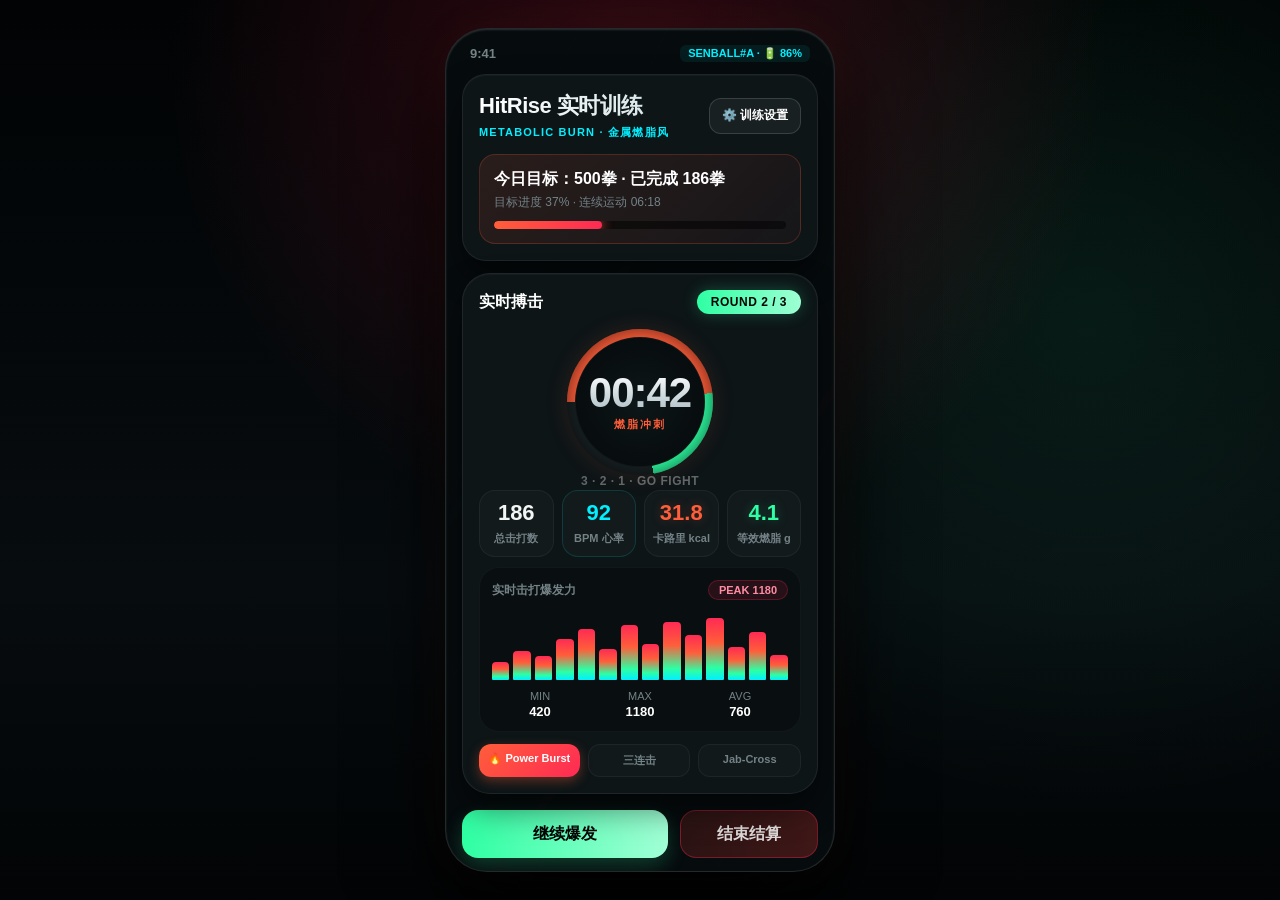
<file: 界面文件/HTML/hitrise_evolution.html>
<!doctype html>
<html lang="zh-CN">
<head>
  <meta charset="utf-8" />
  <meta name="viewport" content="width=device-width, initial-scale=1" />
  <title>HitRise 实时训练金属燃脂动效 - 极速进化版</title>
  <style>
    :root {
      /* 核心燃脂多巴胺配色 */
      --ink: #020505;
      --bg-dark: #060b0d;
      --panel-bg: rgba(16, 24, 27, 0.85);
      
      /* 高能警示与代谢反馈色 */
      --burn-orange: #ff5e3a;      /* 燃脂橙 */
      --burn-red: #ff2a54;         /* 爆发红 */
      --cyber-neon: #2effa3;       /* 电光绿（高效代谢） */
      --cyber-blue: #00f0ff;       /* 科技蓝（稳定连接） */
      
      --text-white: #ffffff;
      --text-main: #f1f5f4;
      --muted: #738287;
    }

    * { box-sizing: border-box; }

    body {
      margin: 0;
      min-height: 100vh;
      display: grid;
      place-items: center;
      background:
        radial-gradient(circle at 50% 8%, rgba(255, 42, 84, 0.2), transparent 45%),
        radial-gradient(circle at 85% 35%, rgba(46, 255, 163, 0.08), transparent 40%),
        linear-gradient(180deg, #010304, #070c0f 65%, #020405);
      color: var(--text-main);
      font-family: -apple-system, BlinkMacSystemFont, "Segoe UI", Roboto, sans-serif;
      -webkit-font-smoothing: antialiased;
    }

    .wrap { padding: 20px; }

    .phone {
      position: relative;
      width: 390px;
      height: 844px;
      overflow: hidden;
      border-radius: 42px;
      border: 1px solid rgba(255, 255, 255, 0.12);
      background: var(--bg-dark);
      box-shadow:
        0 40px 90px rgba(0, 0, 0, 0.85),
        inset 0 1px 2px rgba(255, 255, 255, 0.15),
        0 0 45px rgba(255, 94, 58, 0.06);
    }

    /* 破风粒子线条 - 模拟持续运动的位移感 */
    .speed-lines {
      position: absolute;
      inset: 0;
      pointer-events: none;
      opacity: 0.4;
      background:
        repeating-linear-gradient(115deg, transparent 0 40px, rgba(255, 255, 255, 0.02) 40px 41px, transparent 41px 80px),
        linear-gradient(125deg, transparent 0 35%, rgba(46, 255, 163, 0.02) 35% 36%, transparent 36% 65%, rgba(255, 42, 84, 0.03) 65% 66%, transparent 66%);
      animation: speedSlide 4s linear infinite;
    }

    /* 液态金属掠影 */
    .metal-sweep {
      position: absolute;
      inset: 0;
      pointer-events: none;
      opacity: 0.22;
      background: linear-gradient(105deg, transparent 25%, rgba(255, 255, 255, 0.22) 28%, rgba(255, 255, 255, 0.08) 31%, transparent 40%);
      transform: translateX(-130%);
      animation: sweep 3.8s cubic-bezier(0.25, 1, 0.5, 1) infinite;
    }

    @keyframes speedSlide {
      from { transform: translateY(-40px) translateX(-20px); }
      to { transform: translateY(40px) translateX(20px); }
    }

    @keyframes sweep {
      0%, 35% { transform: translateX(-130%); }
      75%, 100% { transform: translateX(130%); }
    }

    .content {
      position: relative;
      z-index: 2;
      height: 100%;
      padding: 16px 16px 22px;
      display: flex;
      flex-direction: column;
      gap: 12px;
    }

    /* 顶部状态栏 */
    .status {
      height: 24px;
      display: flex;
      justify-content: space-between;
      align-items: center;
      padding: 0 8px;
      color: var(--muted);
      font-size: 13px;
      font-weight: 600;
    }

    .battery {
      color: var(--cyber-blue);
      background: rgba(0, 240, 255, 0.08);
      padding: 2px 8px;
      border-radius: 6px;
      font-size: 11px;
      font-weight: 700;
    }

    /* 强化玻璃拟态外壳 */
    .hero, .dash {
      position: relative;
      border: 1px solid rgba(255, 255, 255, 0.07);
      background: var(--panel-bg);
      backdrop-filter: blur(20px);
      box-shadow:
        inset 0 1px 1px rgba(255, 255, 255, 0.04),
        0 16px 32px rgba(0, 0, 0, 0.45);
    }

    .hero {
      padding: 16px;
      border-radius: 24px;
    }

    .top {
      display: flex;
      justify-content: space-between;
      align-items: center;
    }

    .title {
      font-size: 22px;
      font-weight: 900;
      letter-spacing: -0.5px;
      background: linear-gradient(90deg, var(--text-white), #d5e4e8);
      -webkit-background-clip: text;
      -webkit-text-fill-color: transparent;
    }

    .subtitle {
      margin-top: 4px;
      color: var(--cyber-blue);
      font-size: 11px;
      font-weight: 800;
      text-transform: uppercase;
      letter-spacing: 1.2px;
    }

    .gear {
      height: 36px;
      padding: 0 12px;
      border-radius: 12px;
      border: 1px solid rgba(255, 255, 255, 0.14);
      display: flex;
      align-items: center;
      gap: 4px;
      color: var(--text-white);
      background: rgba(255, 255, 255, 0.05);
      font-size: 12px;
      font-weight: 700;
    }

    /* 今日目标进度舱 */
    .goal {
      margin-top: 14px;
      border-radius: 16px;
      padding: 14px;
      background: linear-gradient(135deg, rgba(255, 94, 58, 0.12), rgba(255, 42, 84, 0.04));
      border: 1px solid rgba(255, 94, 58, 0.22);
    }

    .goal strong {
      display: block;
      font-size: 16px;
      font-weight: 800;
      color: var(--text-white);
    }

    .goal small {
      display: block;
      margin-top: 4px;
      color: var(--muted);
      font-size: 12px;
    }

    .bar {
      margin-top: 10px;
      height: 8px;
      border-radius: 99px;
      background: rgba(0, 0, 0, 0.5);
      overflow: hidden;
    }

    .bar i {
      display: block;
      width: 37%;
      height: 100%;
      border-radius: inherit;
      background: linear-gradient(90deg, var(--burn-orange), var(--burn-red));
      box-shadow: 0 0 12px var(--burn-orange);
      animation: progressDrive 2s cubic-bezier(0.4, 0, 0.2, 1) infinite;
    }

    @keyframes progressDrive {
      0%, 100% { width: 37%; filter: brightness(1); }
      50% { width: 39%; filter: brightness(1.25) drop-shadow(0 0 6px var(--burn-orange)); }
    }

    /* 实时运动主仪表盘 */
    .dash {
      flex: 1;
      border-radius: 28px;
      padding: 16px;
      display: flex;
      flex-direction: column;
      justify-content: space-between;
    }

    .round-row {
      display: flex;
      justify-content: space-between;
      align-items: center;
    }

    .label {
      color: var(--text-white);
      font-weight: 800;
      font-size: 16px;
    }

    .round {
      padding: 5px 14px;
      border-radius: 999px;
      color: var(--ink);
      background: linear-gradient(90deg, var(--cyber-neon), #9effd4);
      font-weight: 900;
      font-size: 12px;
      box-shadow: 0 0 15px rgba(46, 255, 163, 0.25);
      letter-spacing: 0.5px;
    }

    /* 复合流光计时圆环 */
    .timer-area {
      position: relative;
      height: 160px;
      display: grid;
      place-items: center;
      margin: 8px 0;
    }

    .ring {
      position: relative;
      width: 146px;
      height: 146px;
      border-radius: 50%;
      display: grid;
      place-items: center;
      background: conic-gradient(from -90deg, var(--burn-orange) 0 48%, var(--cyber-neon) 48% 72%, rgba(255, 255, 255, 0.05) 72% 100%);
      box-shadow: 
        0 0 25px rgba(255, 94, 58, 0.12),
        inset 0 0 20px rgba(0,0,0,0.6);
      animation: pulseGlow 2s ease-in-out infinite;
    }

    .ring::before {
      content: "";
      position: absolute;
      inset: 8px;
      border-radius: 50%;
      background: radial-gradient(circle, #0d1618 0%, #05090a 100%);
      border: 1px solid rgba(255, 255, 255, 0.04);
    }

    @keyframes pulseGlow {
      0%, 100% { transform: scale(1); box-shadow: 0 0 22px rgba(255, 94, 58, 0.12); }
      50% { transform: scale(1.02); box-shadow: 0 0 32px rgba(255, 94, 58, 0.25); }
    }

    .time {
      position: relative;
      text-align: center;
      z-index: 2;
    }

    .time b {
      display: block;
      font-size: 42px;
      font-weight: 900;
      line-height: 1;
      letter-spacing: -1px;
      font-variant-numeric: tabular-nums;
      background: linear-gradient(180deg, #ffffff 0%, #a9bdc4 100%);
      -webkit-background-clip: text;
      -webkit-text-fill-color: transparent;
    }

    .time span {
      color: var(--burn-orange);
      font-size: 11px;
      font-weight: 800;
      letter-spacing: 2px;
      text-transform: uppercase;
      margin-top: 3px;
      display: block;
    }

    .go {
      position: absolute;
      bottom: -6px;
      text-align: center;
      color: rgba(255, 255, 255, 0.35);
      font-size: 12px;
      font-weight: 900;
      letter-spacing: 0.5px;
      animation: goBlink 1.2s infinite;
    }

    @keyframes goBlink {
      0%, 100% { opacity: 0.3; transform: scale(0.96); }
      50% { opacity: 0.95; color: var(--cyber-neon); transform: scale(1.04); }
    }

    /* 核心数据矩阵 */
    .metrics {
      display: grid;
      grid-template-columns: repeat(4, 1fr);
      gap: 8px;
      margin-bottom: 10px;
    }

    .metric {
      border-radius: 16px;
      padding: 10px 4px;
      text-align: center;
      background: rgba(255, 255, 255, 0.025);
      border: 1px solid rgba(255, 255, 255, 0.05);
    }

    .metric b {
      display: block;
      font-size: 22px;
      font-weight: 900;
      line-height: 1.1;
      font-variant-numeric: tabular-nums;
    }

    .metric small {
      display: block;
      margin-top: 6px;
      color: var(--muted);
      font-size: 11px;
      font-weight: 600;
    }

    /* 高亮多巴胺反馈指标 */
    .metric.hot b { 
      color: var(--burn-orange); 
      text-shadow: 0 0 12px rgba(255, 94, 58, 0.25);
    }
    .metric.fat b { 
      color: var(--cyber-neon); 
      text-shadow: 0 0 12px rgba(46, 255, 163, 0.25);
    }

    /* 实时搏击爆发力波形图 */
    .force {
      border-radius: 20px;
      padding: 12px;
      background: rgba(0, 0, 0, 0.3);
      border: 1px solid rgba(255, 255, 255, 0.04);
    }

    .force-head {
      display: flex;
      justify-content: space-between;
      align-items: center;
      margin-bottom: 10px;
      color: var(--muted);
      font-size: 12px;
      font-weight: 700;
    }

    .peak {
      padding: 3px 10px;
      border-radius: 999px;
      background: rgba(255, 42, 84, 0.12);
      color: #ff8ca3;
      font-weight: 800;
      font-size: 11px;
      border: 1px solid rgba(255, 42, 84, 0.25);
    }

    .bars {
      height: 70px;
      display: flex;
      align-items: flex-end;
      gap: 4px;
      padding-top: 4px;
    }

    .bars i {
      flex: 1;
      border-radius: 4px 4px 1px 1px;
      /* 四色热力量表层叠：蓝 -> 绿 -> 橙 -> 红 */
      background: linear-gradient(180deg, var(--burn-red) 0%, var(--burn-orange) 40%, var(--cyber-neon) 80%, var(--cyber-blue) 100%);
      animation: barPulse 1.4s ease-in-out infinite alternate;
    }

    .bars i:nth-child(3n) { animation-delay: 0.2s; animation-duration: 1.1s; }
    .bars i:nth-child(2n+1) { animation-delay: 0.3s; animation-duration: 1.5s; }

    @keyframes barPulse {
      0% { transform: scaleY(0.96); filter: brightness(0.95); }
      100% { transform: scaleY(1.04); filter: brightness(1.15); }
    }

    .summary {
      margin-top: 10px;
      display: grid;
      grid-template-columns: repeat(3, 1fr);
      gap: 4px;
      color: var(--muted);
      font-size: 11px;
      text-align: center;
    }

    .summary b {
      color: var(--text-white);
      display: block;
      margin-top: 2px;
      font-size: 13px;
      font-weight: 700;
    }

    /* 组合爆发连击徽章（强化运动粘性行为） */
    .combo {
      margin-top: 12px;
      display: flex;
      gap: 8px;
    }

    .combo span {
      flex: 1;
      padding: 8px 4px;
      border-radius: 12px;
      text-align: center;
      font-size: 11px;
      font-weight: 700;
      color: var(--muted);
      border: 1px solid rgba(255, 255, 255, 0.05);
      background: rgba(255, 255, 255, 0.02);
    }

    .combo .on {
      color: var(--text-white);
      font-weight: 900;
      background: linear-gradient(135deg, var(--burn-orange), var(--burn-red));
      border: none;
      box-shadow: 0 4px 12px rgba(255, 94, 58, 0.35);
      animation: comboGlow 0.8s ease-in-out infinite alternate;
    }

    @keyframes comboGlow {
      from { filter: drop-shadow(0 0 2px var(--burn-orange)); }
      to { filter: drop-shadow(0 0 8px var(--burn-red)); }
    }

    /* 底部交互控制区 */
    .actions {
      display: grid;
      grid-template-columns: 1.2fr 0.8fr;
      gap: 12px;
      margin-top: 4px;
    }

    .btn {
      height: 48px;
      border: 0;
      border-radius: 16px;
      color: var(--ink);
      font-weight: 900;
      font-size: 16px;
      cursor: pointer;
      background: linear-gradient(90deg, var(--cyber-neon), #a1ffd6);
      box-shadow: 0 8px 20px rgba(46, 255, 163, 0.2);
    }

    .btn.stop {
      color: rgba(255, 255, 255, 0.85);
      background: linear-gradient(90deg, #2b1313, #3f1717);
      border: 1px solid rgba(255, 42, 84, 0.35);
      box-shadow: none;
    }

    .caption {
      color: rgba(115, 130, 135, 0.65);
      text-align: center;
      font-size: 11px;
    }
  </style>
</head>
<body>
  <div class="wrap">
    <main class="phone" aria-label="HitRise 实时训练高燃版">
      <div class="speed-lines"></div>
      <div class="metal-sweep"></div>
      
      <section class="content">
        <div class="status">
          <span>9:41</span>
          <span class="battery">SENBALL#A · 🔋 86%</span>
        </div>

        <section class="hero">
          <div class="top">
            <div>
              <div class="title">HitRise 实时训练</div>
              <div class="subtitle">METABOLIC BURN · 金属燃脂风</div>
            </div>
            <div class="gear">⚙️ 训练设置</div>
          </div>
          <div class="goal">
            <strong>今日目标：500拳 · 已完成 186拳</strong>
            <small>目标进度 37% · 连续运动 06:18</small>
            <div class="bar"><i></i></div>
          </div>
        </section>

        <section class="dash">
          <div class="round-row">
            <div class="label">实时搏击</div>
            <div class="round">ROUND 2 / 3</div>
          </div>

          <div class="timer-area">
            <div class="ring">
              <div class="time">
                <b>00:42</b>
                <span>燃脂冲刺</span>
              </div>
            </div>
            <div class="go">3 · 2 · 1 · GO FIGHT</div>
          </div>

          <div class="metrics">
            <div class="metric"><b>186</b><small>总击打数</small></div>
            <div class="metric" style="border-color: rgba(0,240,255,0.15)">
              <b style="color:var(--cyber-blue)">92</b><small>BPM 心率</small>
            </div>
            <div class="metric hot"><b>31.8</b><small>卡路里 kcal</small></div>
            <div class="metric fat"><b>4.1</b><small>等效燃脂 g</small></div>
          </div>

          <section class="force">
            <div class="force-head">
              <span>实时击打爆发力</span>
              <span class="peak">PEAK 1180</span>
            </div>
            <div class="bars">
              <i style="height:28%"></i>
              <i style="height:45%"></i>
              <i style="height:36%"></i>
              <i style="height:62%"></i>
              <i style="height:78%"></i>
              <i style="height:48%"></i>
              <i style="height:83%"></i>
              <i style="height:55%"></i>
              <i style="height:88%"></i>
              <i style="height:68%"></i>
              <i style="height:94%"></i>
              <i style="height:51%"></i>
              <i style="height:73%"></i>
              <i style="height:38%"></i>
            </div>
            <div class="summary">
              <span>MIN<b>420</b></span>
              <span>MAX<b>1180</b></span>
              <span>AVG<b>760</b></span>
            </div>
          </section>

          <div class="combo">
            <span class="on">🔥 Power Burst</span>
            <span>三连击</span>
            <span>Jab-Cross</span>
          </div>
        </section>

        <div class="actions">
          <button class="btn">继续爆发</button>
          <button class="btn stop">结束结算</button>
        </div>
        <div class="caption">正式开发将无缝保留现有蓝牙、回合及战报上传逻辑</div>
      </section>
    </main>
  </div>
</body>
</html>
</file>
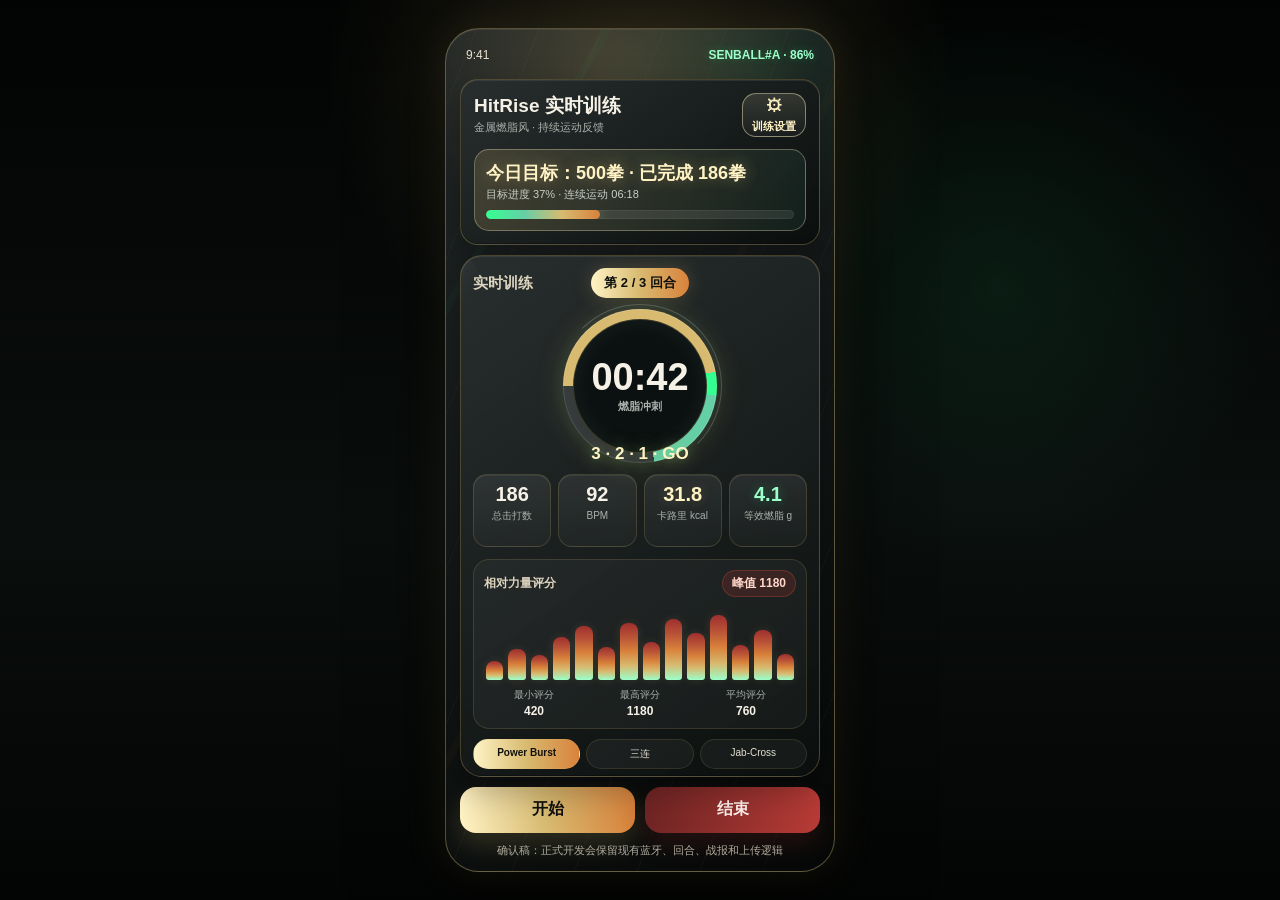
<file: 界面文件/HTML/hitrise_live_training_energy_concept.html>
<!doctype html>
<html lang="zh-CN">
<head>
  <meta charset="utf-8" />
  <meta name="viewport" content="width=device-width, initial-scale=1" />
  <title>HitRise 实时训练金属燃脂动效确认稿</title>
  <style>
    :root {
      --ink: #050908;
      --graphite: #0d1213;
      --gunmetal: #151d1f;
      --steel: #253034;
      --steel-2: #303b3e;
      --teal: #65cfa7;
      --teal-soft: #9edfc4;
      --neon: #34ff91;
      --neon-soft: #9bffc9;
      --gold: #d8ba70;
      --gold-bright: #f1d487;
      --platinum: #fff3c5;
      --amber: #d9823b;
      --copper: #b95337;
      --red: #9e2f2e;
      --text: #f5f1e6;
      --muted: #a9b2ac;
      --line: rgba(216, 186, 112, .28);
    }

    * { box-sizing: border-box; }

    body {
      margin: 0;
      min-height: 100vh;
      display: grid;
      place-items: center;
      background:
        radial-gradient(circle at 50% 8%, rgba(216, 186, 112, .16), transparent 30%),
        radial-gradient(circle at 78% 32%, rgba(52, 255, 145, .075), transparent 24%),
        linear-gradient(180deg, #020403, #0a0e0d 58%, #030504);
      color: var(--text);
      font-family: Arial, "Microsoft YaHei", sans-serif;
    }

    .wrap { padding: 22px; }

    .phone {
      position: relative;
      width: 390px;
      height: 844px;
      overflow: hidden;
      border-radius: 34px;
      border: 1px solid rgba(241, 212, 135, .34);
      background:
        linear-gradient(145deg, rgba(34, 39, 39, .98), rgba(5, 8, 7, .985)),
        var(--ink);
      box-shadow:
        0 32px 88px rgba(0, 0, 0, .62),
        inset 0 1px 0 rgba(255, 255, 255, .08),
        0 0 42px rgba(216, 186, 112, .13);
    }

    .phone::before {
      content: "";
      position: absolute;
      inset: -120px -80px auto;
      height: 330px;
      background:
        radial-gradient(circle at 45% 48%, rgba(216, 186, 112, .22), transparent 58%),
        radial-gradient(circle at 70% 52%, rgba(52, 255, 145, .075), transparent 38%);
      filter: blur(12px);
      pointer-events: none;
    }

    .speed-lines,
    .metal-sweep {
      position: absolute;
      inset: 0;
      pointer-events: none;
    }

    .speed-lines {
      opacity: .50;
      background:
        repeating-linear-gradient(112deg, transparent 0 28px, rgba(216, 186, 112, .075) 28px 29px, transparent 29px 58px),
        linear-gradient(120deg, transparent 0 18%, rgba(52, 255, 145, .06) 18% 19%, transparent 19% 48%, rgba(217, 130, 59, .07) 48% 49%, transparent 49%);
      animation: speedSlide 4.5s linear infinite;
    }

    .metal-sweep {
      opacity: .35;
      background: linear-gradient(105deg, transparent 8%, rgba(255, 255, 255, .18) 12%, transparent 18%);
      transform: translateX(-120%);
      animation: sweep 3.8s ease-in-out infinite;
    }

    @keyframes speedSlide {
      from { transform: translateX(-28px); }
      to { transform: translateX(28px); }
    }

    @keyframes sweep {
      0%, 45% { transform: translateX(-120%); }
      78%, 100% { transform: translateX(120%); }
    }

    .content {
      position: relative;
      z-index: 2;
      height: 100%;
      padding: 12px 14px 14px;
      display: flex;
      flex-direction: column;
      gap: 10px;
    }

    .status {
      height: 28px;
      display: flex;
      justify-content: space-between;
      align-items: center;
      padding: 0 6px;
      color: #e8e1ce;
      font-size: 12px;
    }

    .battery {
      color: var(--neon-soft);
      font-weight: 800;
      text-shadow: 0 0 10px rgba(52, 255, 145, .28);
    }

    .hero,
    .dash {
      position: relative;
      border: 1px solid var(--line);
      background:
        linear-gradient(145deg, rgba(45, 50, 50, .80), rgba(10, 14, 13, .95)),
        var(--gunmetal);
      box-shadow:
        inset 0 1px 0 rgba(255, 255, 255, .08),
        inset 0 -1px 0 rgba(0, 0, 0, .32),
        0 14px 34px rgba(0, 0, 0, .28);
    }

    .hero {
      padding: 13px;
      border-radius: 18px;
      overflow: hidden;
    }

    .hero::after,
    .dash::after {
      content: "";
      position: absolute;
      inset: 0;
      border-radius: inherit;
      background: linear-gradient(125deg, transparent 0 32%, rgba(255, 255, 255, .08) 42%, transparent 52%);
      transform: translateX(-95%);
      animation: panelSweep 4.2s ease-in-out infinite;
      pointer-events: none;
    }

    @keyframes panelSweep {
      0%, 55% { transform: translateX(-95%); }
      88%, 100% { transform: translateX(95%); }
    }

    .top {
      position: relative;
      z-index: 1;
      display: flex;
      justify-content: space-between;
      align-items: center;
    }

    .title {
      font-size: 19px;
      line-height: 1;
      font-weight: 900;
      letter-spacing: 0;
    }

    .subtitle {
      margin-top: 5px;
      color: var(--muted);
      font-size: 11px;
    }

    .gear {
      width: 64px;
      height: 44px;
      border-radius: 14px;
      border: 1px solid rgba(255, 243, 197, .45);
      display: grid;
      place-items: center;
      color: var(--platinum);
      background: linear-gradient(180deg, rgba(255, 243, 197, .13), rgba(255, 255, 255, .025));
      font-size: 11px;
      font-weight: 800;
    }

    .gear span {
      display: block;
      font-size: 17px;
      line-height: 1;
    }

    .goal {
      position: relative;
      z-index: 1;
      margin-top: 12px;
      border-radius: 15px;
      padding: 11px;
      background: linear-gradient(90deg, rgba(216, 186, 112, .18), rgba(101, 207, 167, .08));
      border: 1px solid rgba(255, 243, 197, .32);
    }

    .goal strong {
      display: block;
      font-size: 18px;
      color: var(--platinum);
      text-shadow: 0 0 15px rgba(216, 186, 112, .42);
    }

    .goal small {
      display: block;
      margin-top: 2px;
      color: #c9d0c8;
      font-size: 11px;
    }

    .bar {
      margin-top: 8px;
      height: 9px;
      border-radius: 99px;
      background: rgba(255, 255, 255, .09);
      overflow: hidden;
      box-shadow: inset 0 0 0 1px rgba(255, 255, 255, .06);
    }

    .bar i {
      display: block;
      width: 37%;
      height: 100%;
      border-radius: inherit;
      background: linear-gradient(90deg, var(--neon), var(--teal), var(--gold), var(--amber));
      box-shadow: 0 0 14px rgba(52, 255, 145, .24), 0 0 18px rgba(216, 186, 112, .24);
      animation: progressDrive 1.8s ease-in-out infinite;
    }

    @keyframes progressDrive {
      0%, 100% { width: 37%; filter: brightness(.96); }
      50% { width: 43%; filter: brightness(1.18); }
    }

    .dash {
      flex: 1;
      min-height: 0;
      border-radius: 22px;
      padding: 12px;
      overflow: hidden;
    }

    .round-row {
      position: relative;
      z-index: 1;
      display: grid;
      grid-template-columns: 74px 1fr 74px;
      align-items: center;
      gap: 8px;
    }

    .label {
      color: #dcd4be;
      font-weight: 900;
      font-size: 15px;
    }

    .round {
      justify-self: center;
      padding: 6px 13px;
      border-radius: 999px;
      color: #0d100d;
      font-weight: 900;
      font-size: 13px;
      background: linear-gradient(90deg, var(--platinum), var(--gold), var(--amber));
      box-shadow: 0 0 20px rgba(216, 186, 112, .24);
    }

    .timer-area {
      position: relative;
      z-index: 1;
      height: 176px;
      display: grid;
      place-items: center;
    }

    .ring {
      position: relative;
      width: 154px;
      height: 154px;
      border-radius: 50%;
      display: grid;
      place-items: center;
      background:
        conic-gradient(from -90deg, var(--gold) 0 47%, var(--neon) 47% 52%, var(--teal) 52% 72%, rgba(255, 255, 255, .10) 72% 100%);
      box-shadow:
        0 0 30px rgba(216, 186, 112, .20),
        0 0 18px rgba(52, 255, 145, .08),
        inset 0 0 0 1px rgba(255, 255, 255, .12);
      animation: torque 1.8s ease-in-out infinite;
    }

    .ring::before {
      content: "";
      position: absolute;
      inset: 10px;
      border-radius: 50%;
      background: radial-gradient(circle, #0b1110 0 55%, #1a2424 100%);
      border: 1px solid rgba(216, 186, 112, .20);
    }

    .ring::after {
      content: "";
      position: absolute;
      inset: -5px;
      border-radius: 50%;
      border: 1px solid rgba(255, 255, 255, .18);
      border-left-color: transparent;
      border-bottom-color: transparent;
      animation: orbit 2.2s linear infinite;
    }

    @keyframes torque {
      0%, 100% { transform: scale(1) rotate(0deg); }
      50% { transform: scale(1.025) rotate(1.5deg); }
    }

    @keyframes orbit {
      to { transform: rotate(360deg); }
    }

    .time {
      position: relative;
      text-align: center;
    }

    .time b {
      display: block;
      font-size: 38px;
      line-height: 1;
      letter-spacing: 0;
    }

    .time span {
      color: var(--muted);
      font-size: 11px;
      font-weight: 700;
    }

    .go {
      position: absolute;
      inset: auto 0 10px;
      margin: auto;
      text-align: center;
      color: var(--platinum);
      font-size: 17px;
      font-weight: 900;
      text-shadow: 0 0 16px rgba(216, 186, 112, .52), 0 0 8px rgba(52, 255, 145, .20);
      animation: goDrive 1.15s infinite;
    }

    @keyframes goDrive {
      0%, 100% { opacity: .62; transform: skewX(-6deg) translateX(-3px); }
      50% { opacity: 1; transform: skewX(-6deg) translateX(3px); }
    }

    .metrics {
      position: relative;
      z-index: 1;
      display: grid;
      grid-template-columns: repeat(4, 1fr);
      gap: 7px;
    }

    .metric {
      min-height: 73px;
      border-radius: 14px;
      padding: 8px 5px;
      text-align: center;
      background: linear-gradient(180deg, rgba(255, 255, 255, .075), rgba(255, 255, 255, .028));
      border: 1px solid rgba(216, 186, 112, .18);
      box-shadow: inset 0 1px 0 rgba(255, 255, 255, .06);
    }

    .metric b {
      display: block;
      font-size: 20px;
      line-height: 1.15;
      letter-spacing: 0;
    }

    .metric small {
      display: block;
      margin-top: 4px;
      color: var(--muted);
      font-size: 10px;
      line-height: 1.2;
    }

    .metric.hot b { color: var(--platinum); text-shadow: 0 0 12px rgba(216, 186, 112, .24); }
    .metric.fat b { color: var(--neon-soft); text-shadow: 0 0 12px rgba(52, 255, 145, .30); }

    .force {
      position: relative;
      z-index: 1;
      margin-top: 12px;
      border-radius: 16px;
      padding: 10px;
      background: rgba(255, 255, 255, .038);
      border: 1px solid rgba(216, 186, 112, .16);
    }

    .force-head {
      display: flex;
      justify-content: space-between;
      align-items: center;
      margin-bottom: 8px;
      color: #dcd4be;
      font-size: 12px;
      font-weight: 900;
    }

    .peak {
      padding: 4px 9px;
      border-radius: 999px;
      background: rgba(158, 47, 46, .23);
      color: #ffd6c8;
      border: 1px solid rgba(190, 78, 58, .34);
    }

    .bars {
      height: 75px;
      display: flex;
      align-items: flex-end;
      gap: 5px;
      padding: 6px 2px 0;
    }

    .bars i {
      flex: 1;
      min-width: 0;
      border-radius: 8px 8px 3px 3px;
      background: linear-gradient(180deg, var(--red), var(--copper), var(--amber), var(--gold), var(--neon-soft));
      box-shadow: 0 0 10px rgba(216, 186, 112, .14);
      transform-origin: bottom;
      animation: impactBars 1.25s ease-in-out infinite;
    }

    .bars i:nth-child(2n) { animation-delay: .10s; }
    .bars i:nth-child(3n) { animation-delay: .20s; }
    .bars i:nth-child(5n) { animation-delay: .30s; }

    @keyframes impactBars {
      0%, 100% { filter: brightness(.90) contrast(1.02); transform: scaleY(.92) skewX(-2deg); }
      50% { filter: brightness(1.18) contrast(1.12); transform: scaleY(1.08) skewX(2deg); }
    }

    .summary {
      margin-top: 8px;
      display: grid;
      grid-template-columns: repeat(3, 1fr);
      gap: 6px;
      color: var(--muted);
      font-size: 10px;
      text-align: center;
    }

    .summary b {
      color: var(--text);
      display: block;
      margin-top: 2px;
      font-size: 12px;
    }

    .combo {
      position: relative;
      z-index: 1;
      margin-top: 10px;
      display: flex;
      gap: 6px;
      overflow: hidden;
    }

    .combo span {
      flex: 1;
      padding: 7px 4px;
      border-radius: 999px;
      text-align: center;
      font-size: 10px;
      color: #e4dfd2;
      border: 1px solid rgba(216, 186, 112, .14);
      background: rgba(255, 255, 255, .045);
    }

    .combo .on {
      color: #11100c;
      font-weight: 900;
      background: linear-gradient(90deg, var(--platinum), var(--gold), var(--amber));
    }

    .actions {
      display: grid;
      grid-template-columns: 1fr 1fr;
      gap: 10px;
    }

    .btn {
      height: 46px;
      border: 0;
      border-radius: 16px;
      color: #11100c;
      font-weight: 900;
      font-size: 16px;
      background: linear-gradient(90deg, var(--platinum), var(--gold), var(--amber));
      box-shadow: 0 12px 24px rgba(216, 186, 112, .18);
    }

    .btn.stop {
      color: #fff1ec;
      background: linear-gradient(90deg, #6f2524, #b83b36);
      box-shadow: 0 12px 24px rgba(158, 47, 46, .18);
    }

    .caption {
      color: rgba(232, 225, 206, .74);
      text-align: center;
      font-size: 11px;
      line-height: 1.3;
    }
  </style>
</head>
<body>
  <div class="wrap">
    <main class="phone" aria-label="HitRise 实时训练金属燃脂动效确认稿">
      <div class="speed-lines"></div>
      <div class="metal-sweep"></div>
      <section class="content">
        <div class="status">
          <span>9:41</span>
          <span class="battery">SENBALL#A · 86%</span>
        </div>

        <section class="hero">
          <div class="top">
            <div>
              <div class="title">HitRise 实时训练</div>
              <div class="subtitle">金属燃脂风 · 持续运动反馈</div>
            </div>
            <div class="gear"><span>⚙</span>训练设置</div>
          </div>
          <div class="goal">
            <strong>今日目标：500拳 · 已完成 186拳</strong>
            <small>目标进度 37% · 连续运动 06:18</small>
            <div class="bar"><i></i></div>
          </div>
        </section>

        <section class="dash">
          <div class="round-row">
            <div class="label">实时训练</div>
            <div class="round">第 2 / 3 回合</div>
            <div></div>
          </div>

          <div class="timer-area">
            <div class="ring">
              <div class="time">
                <b>00:42</b>
                <span>燃脂冲刺</span>
              </div>
            </div>
            <div class="go">3 · 2 · 1 · GO</div>
          </div>

          <div class="metrics">
            <div class="metric"><b>186</b><small>总击打数</small></div>
            <div class="metric"><b>92</b><small>BPM</small></div>
            <div class="metric hot"><b>31.8</b><small>卡路里 kcal</small></div>
            <div class="metric fat"><b>4.1</b><small>等效燃脂 g</small></div>
          </div>

          <section class="force">
            <div class="force-head">
              <span>相对力量评分</span>
              <span class="peak">峰值 1180</span>
            </div>
            <div class="bars">
              <i style="height:28%"></i>
              <i style="height:45%"></i>
              <i style="height:36%"></i>
              <i style="height:62%"></i>
              <i style="height:78%"></i>
              <i style="height:48%"></i>
              <i style="height:83%"></i>
              <i style="height:55%"></i>
              <i style="height:88%"></i>
              <i style="height:68%"></i>
              <i style="height:94%"></i>
              <i style="height:51%"></i>
              <i style="height:73%"></i>
              <i style="height:38%"></i>
            </div>
            <div class="summary">
              <span>最小评分<b>420</b></span>
              <span>最高评分<b>1180</b></span>
              <span>平均评分<b>760</b></span>
            </div>
          </section>

          <div class="combo">
            <span class="on">Power Burst</span>
            <span>三连</span>
            <span>Jab-Cross</span>
          </div>
        </section>

        <div class="actions">
          <button class="btn">开始</button>
          <button class="btn stop">结束</button>
        </div>
        <div class="caption">确认稿：正式开发会保留现有蓝牙、回合、战报和上传逻辑</div>
      </section>
    </main>
  </div>
</body>
</html>
</file>
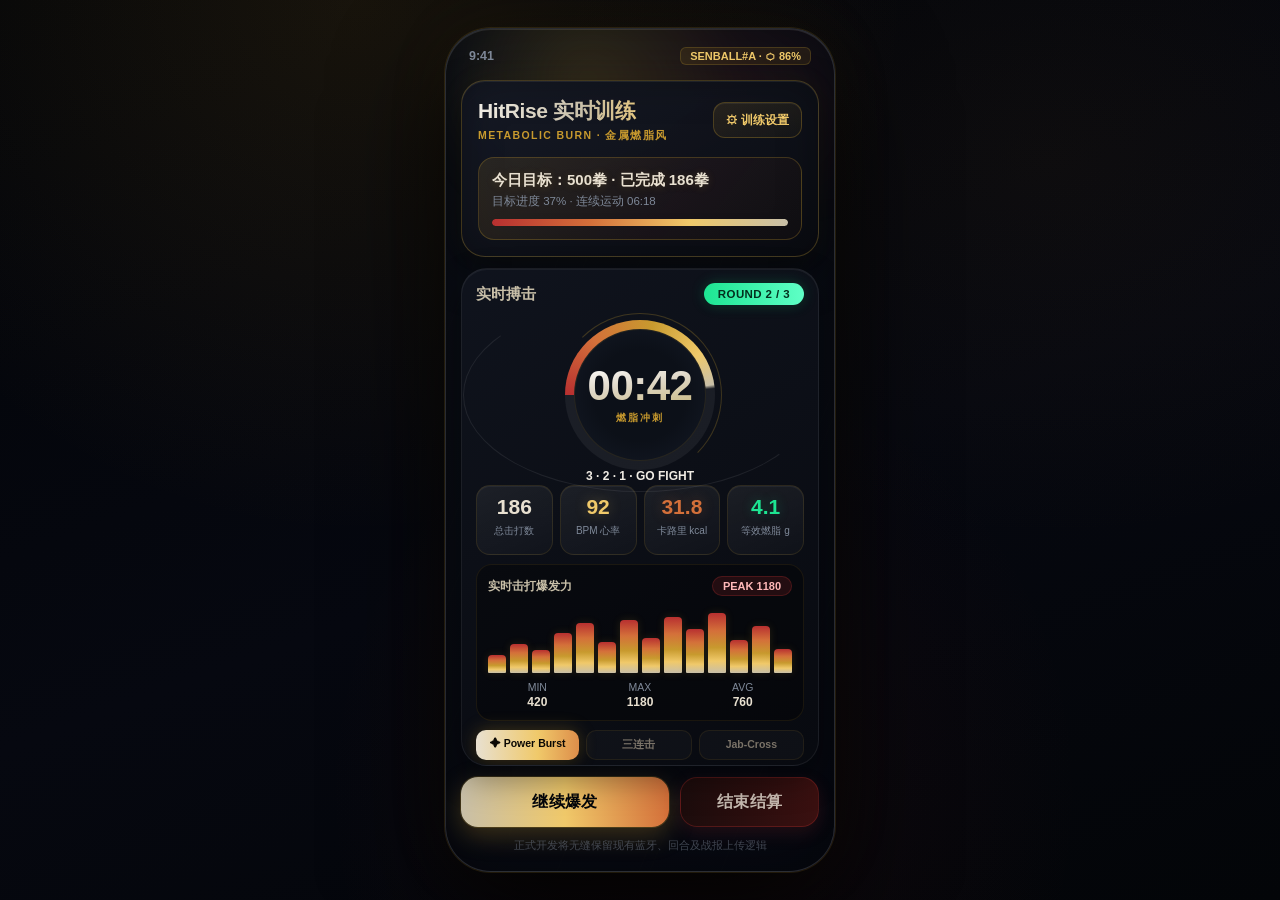
<file: 界面文件/HTML/hitrise_luxury.html>
<!doctype html>
<html lang="zh-CN">
<head>
  <meta charset="utf-8" />
  <meta name="viewport" content="width=device-width, initial-scale=1" />
  <title>HitRise 实时训练 · 铂金奢华版</title>
  <style>
    :root {
      --ink:        #010204;
      --bg-deep:    #04060a;
      --panel:      rgba(12, 15, 22, 0.92);
      --panel-2:    rgba(18, 22, 32, 0.88);

      /* 铂金 / 香槟金属轴 */
      --plat-1:     #e8e0d0;   /* 铂白高光 */
      --plat-2:     #c8bfa8;   /* 香槟银 */
      --gold-1:     #f0c96a;   /* 金冠 */
      --gold-2:     #c89a2e;   /* 深金 */
      --gold-3:     #7a5a10;   /* 琥珀底 */
      --copper:     #d4703a;   /* 铜橙（燃） */
      --ember:      #b83030;   /* 深燃红 */

      /* 荧光绿 —— 克制保留，仅2处 */
      --neon-green: #1de592;   /* 燃脂g & ROUND徽章 */
      --neon-dim:   #0fa868;

      --text:       #f0ece4;
      --text-2:     #7e8898;
      --border-g:   rgba(200, 159, 46, 0.28);
      --border-dim: rgba(255, 255, 255, 0.07);
    }

    * { box-sizing: border-box; margin: 0; padding: 0; }

    /* ── 动画 ── */
    @keyframes speedSlide {
      from { transform: translateY(-36px) translateX(-18px); }
      to   { transform: translateY(36px)  translateX(18px);  }
    }
    @keyframes sweep {
      0%,38%  { transform: translateX(-140%); }
      78%,100%{ transform: translateX(140%);  }
    }
    @keyframes metalSheen {
      0%,40%  { transform: translateX(-140%); opacity:.18; }
      80%,100%{ transform: translateX(140%);  opacity:0;   }
    }
    @keyframes ringBreath {
      0%,100%{ transform:scale(1);      box-shadow: 0 0 28px rgba(200,154,46,.16), 0 0 60px rgba(200,154,46,.06); }
      50%    { transform:scale(1.018);  box-shadow: 0 0 44px rgba(200,154,46,.30), 0 0 80px rgba(200,154,46,.12); }
    }
    @keyframes orbitCW {
      to { transform: rotate(360deg); }
    }
    @keyframes orbitCCW {
      to { transform: rotate(-360deg); }
    }
    @keyframes burnBar {
      0%,100%{ width:37%; filter:brightness(.92); }
      50%    { width:40%; filter:brightness(1.22) drop-shadow(0 0 5px var(--gold-1)); }
    }
    @keyframes goFlash {
      0%,100%{ opacity:.32; letter-spacing:.06em; color:var(--plat-2); }
      50%    { opacity:1;   letter-spacing:.14em; color:var(--gold-1);
               text-shadow: 0 0 12px rgba(240,201,106,.55); }
    }
    @keyframes impactBar {
      0%,100%{ transform:scaleY(.90) skewX(-1.5deg); filter:brightness(.86); }
      50%    { transform:scaleY(1.12) skewX(1.5deg);  filter:brightness(1.28); }
    }
    @keyframes comboShine {
      0%  { background-position:0% 50%; }
      100%{ background-position:200% 50%; }
    }
    @keyframes neonPulse {
      0%,100%{ opacity:.7;  text-shadow:none; }
      50%    { opacity:1;   text-shadow: 0 0 10px rgba(29,229,146,.5); }
    }
    @keyframes goldPulse {
      0%,100%{ opacity:.85; }
      50%    { opacity:1; text-shadow: 0 0 14px rgba(240,201,106,.45); }
    }

    body {
      min-height: 100vh;
      display: grid;
      place-items: center;
      background:
        radial-gradient(ellipse at 28% 0%,   rgba(180,130,30,.12),  transparent 42%),
        radial-gradient(ellipse at 82% 18%,  rgba(120,80,20,.08),   transparent 36%),
        radial-gradient(ellipse at 55% 88%,  rgba(180,48,48,.07),   transparent 38%),
        linear-gradient(160deg, #020408, #060810 55%, #030508);
      font-family: "SF Pro Display","PingFang SC","Microsoft YaHei",Arial,sans-serif;
      color: var(--text);
      -webkit-font-smoothing: antialiased;
    }

    .wrap { padding: 22px; }

    /* ── 手机外壳 ── */
    .phone {
      position: relative;
      width: 390px; height: 844px;
      overflow: hidden;
      border-radius: 46px;
      background: linear-gradient(150deg, #0c1018, #060810);
      border: 1px solid rgba(255,255,255,.13);
      box-shadow:
        0 0 0 1px rgba(200,159,46,.14),
        0 44px 110px rgba(0,0,0,.90),
        0 0 70px  rgba(180,130,30,.07),
        inset 0 1px 0 rgba(255,255,255,.11),
        inset 0 0 60px rgba(0,0,0,.4);
    }

    /* 顶部环境光晕 */
    .phone::before {
      content:"";
      position:absolute; inset:-50px -30px auto; height:220px;
      background:
        radial-gradient(circle at 38% 45%, rgba(200,154,46,.20), transparent 52%),
        radial-gradient(circle at 72% 55%, rgba(180,48,48,.10),  transparent 44%);
      filter:blur(18px); pointer-events:none;
    }

    /* 破风线 */
    .speed-lines {
      position:absolute; inset:0; pointer-events:none; opacity:.35;
      background:
        repeating-linear-gradient(112deg, transparent 0 38px, rgba(200,185,140,.025) 38px 39px, transparent 39px 76px),
        repeating-linear-gradient(112deg, transparent 0 72px, rgba(240,200,100,.018) 72px 73px, transparent 73px 144px);
      animation: speedSlide 5s linear infinite;
    }

    /* 液态金属掠影（主） */
    .metal-sweep {
      position:absolute; inset:0; pointer-events:none;
      background: linear-gradient(108deg,
        transparent 22%,
        rgba(232,224,208,.13) 26%,
        rgba(255,255,255,.22) 29%,
        rgba(232,224,208,.10) 32%,
        transparent 40%);
      transform: translateX(-140%);
      animation: sweep 4.4s cubic-bezier(.22,.8,.44,1) infinite;
    }

    /* 第二道细光（延迟） */
    .metal-sweep-2 {
      position:absolute; inset:0; pointer-events:none;
      background: linear-gradient(108deg,
        transparent 30%,
        rgba(200,159,46,.10) 33%,
        rgba(240,201,106,.18) 35%,
        transparent 41%);
      transform: translateX(-140%);
      animation: metalSheen 4.4s cubic-bezier(.22,.8,.44,1) infinite 2.2s;
    }

    .content {
      position:relative; z-index:2;
      height:100%; padding:14px 15px 18px;
      display:flex; flex-direction:column; gap:11px;
    }

    /* ── 状态栏 ── */
    .status {
      height:26px; display:flex;
      justify-content:space-between; align-items:center;
      padding:0 8px; font-size:12.5px; font-weight:600; color:var(--text-2);
    }
    .battery {
      color: var(--gold-1);
      background: rgba(200,154,46,.10);
      padding: 2px 9px; border-radius:6px;
      font-size:11px; font-weight:800;
      border: 1px solid rgba(200,159,46,.22);
    }

    /* ── HERO 卡 ── */
    .hero {
      position:relative; overflow:hidden;
      border-radius:24px; padding:16px;
      background: linear-gradient(148deg, rgba(22,26,38,.95), rgba(10,12,18,.98));
      border: 1px solid var(--border-g);
      box-shadow:
        inset 0 1px 0 rgba(255,255,255,.07),
        inset 0 0 40px rgba(0,0,0,.3),
        0 18px 44px rgba(0,0,0,.45),
        0 0 28px rgba(200,154,46,.05);
    }
    .hero::after {
      content:""; position:absolute; inset:0; border-radius:inherit;
      background: linear-gradient(118deg,
        transparent 24%, rgba(255,255,255,.07) 32%, transparent 40%);
      transform:translateX(-100%);
      animation: sweep 6s ease-in-out infinite 1.5s;
      pointer-events:none;
    }

    .top { display:flex; justify-content:space-between; align-items:center; }

    .title {
      font-size:21px; font-weight:900; letter-spacing:-.4px;
      background: linear-gradient(88deg, #f0ece4 0%, #c8bfa8 55%, #f0c96a 100%);
      -webkit-background-clip:text; -webkit-text-fill-color:transparent;
    }
    .subtitle {
      margin-top:4px; font-size:10.5px; font-weight:800;
      text-transform:uppercase; letter-spacing:1.4px;
      color: var(--gold-2);
    }

    .gear {
      height:36px; padding:0 12px; border-radius:12px;
      border:1px solid var(--border-g);
      display:flex; align-items:center; gap:5px;
      background: linear-gradient(160deg, rgba(200,154,46,.12), rgba(200,154,46,.04));
      color:var(--gold-1); font-size:12px; font-weight:700;
      box-shadow: inset 0 1px 0 rgba(255,255,255,.06);
    }

    /* 目标进度 */
    .goal {
      margin-top:14px; border-radius:16px; padding:13px;
      background: linear-gradient(128deg,
        rgba(200,154,46,.13) 0%,
        rgba(180,80,48,.07) 60%,
        rgba(120,54,16,.05) 100%);
      border: 1px solid rgba(200,159,46,.26);
    }
    .goal strong {
      display:block; font-size:15px; font-weight:800; color:var(--plat-1);
      text-shadow: 0 1px 8px rgba(200,154,46,.18);
    }
    .goal small { display:block; margin-top:4px; font-size:11.5px; color:var(--text-2); }

    .bar {
      margin-top:10px; height:7px; border-radius:99px;
      background: rgba(0,0,0,.55);
      overflow:hidden;
      box-shadow: inset 0 0 0 1px rgba(255,255,255,.05);
    }
    .bar i {
      display:block; height:100%; border-radius:inherit;
      background: linear-gradient(90deg, var(--ember), var(--copper), var(--gold-1), var(--plat-2));
      box-shadow: 0 0 14px rgba(200,154,46,.38);
      animation: burnBar 2.2s cubic-bezier(.4,0,.2,1) infinite;
    }

    /* ── DASH 卡 ── */
    .dash {
      flex:1; min-height:0; overflow:hidden;
      border-radius:26px; padding:14px;
      background: linear-gradient(152deg, rgba(16,20,30,.96), rgba(8,10,16,.98));
      border: 1px solid var(--border-dim);
      box-shadow:
        inset 0 1px 0 rgba(255,255,255,.055),
        0 14px 32px rgba(0,0,0,.38);
      position:relative;
    }
    .dash::after {
      content:""; position:absolute; inset:0; border-radius:inherit;
      background: linear-gradient(118deg,
        transparent 26%, rgba(255,255,255,.05) 33%, transparent 42%);
      transform:translateX(-100%);
      animation: sweep 7s ease-in-out infinite 3s;
      pointer-events:none;
    }

    /* 回合行 */
    .round-row {
      position:relative; z-index:1;
      display:flex; justify-content:space-between; align-items:center;
    }
    .label { font-size:15px; font-weight:800; color:var(--plat-2); }
    .round {
      padding:5px 14px; border-radius:999px;
      font-size:11.5px; font-weight:900;
      /* 荧光绿保留处 #1 */
      color: #03301e;
      background: linear-gradient(90deg, var(--neon-green), #5fffc6);
      box-shadow: 0 0 14px rgba(29,229,146,.22), 0 2px 8px rgba(0,0,0,.3);
      letter-spacing:.4px;
    }

    /* 计时圆环 */
    .timer-area {
      position:relative; z-index:1;
      height:168px; display:grid; place-items:center;
      margin:6px 0;
    }
    .ring {
      position:relative; width:150px; height:150px;
      border-radius:50%; display:grid; place-items:center;
      background: conic-gradient(from -90deg,
        var(--ember)  0deg,
        var(--copper) 50deg,
        var(--gold-2) 100deg,
        var(--gold-1) 145deg,
        var(--plat-2) 172deg,
        rgba(255,255,255,.06) 175deg 360deg
      );
      animation: ringBreath 2.4s ease-in-out infinite;
    }
    /* 内圈遮罩 */
    .ring::before {
      content:""; position:absolute; inset:9px;
      border-radius:50%;
      background: radial-gradient(circle, #0c1018 0 50%, #141a26 100%);
      border: 1px solid rgba(200,159,46,.12);
    }
    /* 外轨道 CW */
    .ring-orbit {
      position:absolute; inset:-7px; border-radius:50%;
      border: 1.5px solid rgba(200,159,46,.26);
      border-left-color:transparent; border-bottom-color:transparent;
      animation: orbitCW 3s linear infinite;
    }
    /* 内轨道 CCW */
    .ring-orbit-2 {
      position:absolute; inset:-13px; border-radius:50%;
      border: 1px solid rgba(255,255,255,.08);
      border-top-color:transparent; border-right-color:transparent;
      animation: orbitCCW 5s linear infinite;
    }

    .time { position:relative; text-align:center; z-index:1; }
    .time b {
      display:block; font-size:42px; line-height:1;
      font-weight:900; letter-spacing:-.5px;
      font-variant-numeric:tabular-nums;
      background: linear-gradient(170deg, #ffffff 0%, #e0d8c8 45%, #c8b880 100%);
      -webkit-background-clip:text; -webkit-text-fill-color:transparent;
    }
    .time span {
      display:block; margin-top:4px;
      font-size:10px; font-weight:800; letter-spacing:2.2px; text-transform:uppercase;
      color: var(--gold-2);
      animation: goldPulse 2s ease-in-out infinite;
    }

    .go {
      position:absolute; bottom:-4px; width:100%;
      text-align:center; font-size:12px; font-weight:900;
      animation: goFlash 1.1s ease-in-out infinite;
    }

    /* 数据矩阵 */
    .metrics {
      position:relative; z-index:1;
      display:grid; grid-template-columns:repeat(4,1fr); gap:7px;
    }
    .metric {
      min-height:70px; border-radius:14px; padding:9px 4px;
      text-align:center;
      background: linear-gradient(158deg, rgba(255,255,255,.065), rgba(255,255,255,.022));
      border: 1px solid rgba(200,159,46,.14);
      box-shadow: inset 0 1px 0 rgba(255,255,255,.05);
    }
    .metric b { display:block; font-size:21px; line-height:1.15; font-weight:900; font-variant-numeric:tabular-nums; }
    .metric small { display:block; margin-top:5px; color:var(--text-2); font-size:10px; line-height:1.3; }
    /* 铂白 — 击打数 */
    .metric.white b { color:var(--plat-1); }
    /* 铜橙 — 卡路里 */
    .metric.hot b   { color:var(--copper); text-shadow:0 0 14px rgba(212,112,58,.30); }
    /* 荧光绿保留处 #2 — 燃脂g */
    .metric.fat b   { color:var(--neon-green); animation:neonPulse 2s ease-in-out infinite;
                      text-shadow:0 0 12px rgba(29,229,146,.25); }
    /* 金色 — BPM */
    .metric.bpm b   { color:var(--gold-1); text-shadow:0 0 14px rgba(240,201,106,.28); }

    /* 爆发力波形 */
    .force {
      position:relative; z-index:1;
      margin-top:9px; border-radius:16px; padding:11px;
      background: rgba(0,0,0,.32);
      border: 1px solid rgba(200,159,46,.10);
    }
    .force-head {
      display:flex; justify-content:space-between; align-items:center;
      margin-bottom:9px; font-size:12px; font-weight:800; color:var(--plat-2);
    }
    .peak {
      padding:3px 10px; border-radius:999px; font-size:11px; font-weight:800;
      background: rgba(184,48,48,.16); color:#ffb8b8;
      border:1px solid rgba(184,48,48,.28);
    }
    .bars {
      height:68px; display:flex; align-items:flex-end; gap:4px; padding-top:4px;
    }
    .bars i {
      flex:1; min-width:0; border-radius:4px 4px 1px 1px;
      background: linear-gradient(180deg,
        var(--ember)  0%,
        var(--copper) 30%,
        var(--gold-2) 58%,
        var(--gold-1) 80%,
        var(--plat-2) 100%);
      box-shadow: 0 0 8px rgba(200,154,46,.16);
      transform-origin:bottom;
      animation: impactBar 1.35s ease-in-out infinite;
    }
    .bars i:nth-child(2n)  { animation-delay:.08s; }
    .bars i:nth-child(3n)  { animation-delay:.17s; }
    .bars i:nth-child(5n)  { animation-delay:.26s; }
    .bars i:nth-child(7n)  { animation-delay:.35s; }

    .summary {
      margin-top:8px; display:grid; grid-template-columns:repeat(3,1fr);
      gap:4px; font-size:10.5px; color:var(--text-2); text-align:center;
    }
    .summary b { display:block; color:var(--plat-1); font-size:12px; margin-top:2px; font-weight:700; }

    /* Combo 徽章 */
    .combo {
      position:relative; z-index:1;
      margin-top:9px; display:flex; gap:7px;
    }
    .combo span {
      flex:1; padding:7px 4px; border-radius:10px;
      text-align:center; font-size:10.5px; font-weight:700;
      color:rgba(180,168,148,.65);
      border:1px solid rgba(200,159,46,.10);
      background:rgba(255,255,255,.028);
    }
    .combo .on {
      color: #0a0804; font-weight:900;
      background-size:200% 100%;
      background-image: linear-gradient(90deg,
        var(--plat-1) 0%, var(--gold-1) 30%, var(--copper) 60%, var(--gold-1) 85%, var(--plat-2) 100%);
      border:none;
      animation: comboShine 2.2s linear infinite;
      box-shadow: 0 0 18px rgba(200,154,46,.30), 0 3px 10px rgba(0,0,0,.4);
    }

    /* 按钮 */
    .actions { display:grid; grid-template-columns:1.2fr .8fr; gap:11px; }
    .btn {
      height:50px; border:0; border-radius:17px;
      font-weight:900; font-size:16px; cursor:pointer; letter-spacing:.02em;
    }
    .btn.go-btn {
      color:#04060a;
      background: linear-gradient(90deg, var(--plat-2), var(--gold-1), var(--copper));
      box-shadow: 0 8px 26px rgba(200,154,46,.28), 0 0 0 1px rgba(200,159,46,.20);
    }
    .btn.stop {
      color:rgba(240,232,220,.80);
      background: linear-gradient(90deg, #1c0c0c, #3a1010);
      border:1px solid rgba(184,48,48,.32);
      box-shadow: 0 6px 18px rgba(180,48,48,.16);
    }

    .caption {
      text-align:center; font-size:10.5px;
      color:rgba(126,136,152,.48); line-height:1.4;
    }
  </style>
</head>
<body>
  <div class="wrap">
    <main class="phone" aria-label="HitRise 实时训练铂金奢华版">
      <div class="speed-lines"></div>
      <div class="metal-sweep"></div>
      <div class="metal-sweep-2"></div>

      <section class="content">

        <!-- 状态栏 -->
        <div class="status">
          <span>9:41</span>
          <span class="battery">SENBALL#A · ⬡ 86%</span>
        </div>

        <!-- HERO -->
        <section class="hero">
          <div class="top">
            <div>
              <div class="title">HitRise 实时训练</div>
              <div class="subtitle">METABOLIC BURN · 金属燃脂风</div>
            </div>
            <div class="gear">⚙ 训练设置</div>
          </div>
          <div class="goal">
            <strong>今日目标：500拳 · 已完成 186拳</strong>
            <small>目标进度 37% · 连续运动 06:18</small>
            <div class="bar"><i></i></div>
          </div>
        </section>

        <!-- DASH -->
        <section class="dash">
          <div class="round-row">
            <div class="label">实时搏击</div>
            <!-- 荧光绿保留 #1：ROUND 徽章 -->
            <div class="round">ROUND 2 / 3</div>
          </div>

          <div class="timer-area">
            <div class="ring-orbit-2"></div>
            <div class="ring">
              <div class="ring-orbit"></div>
              <div class="time">
                <b>00:42</b>
                <span>燃脂冲刺</span>
              </div>
            </div>
            <div class="go">3 · 2 · 1 · GO FIGHT</div>
          </div>

          <div class="metrics">
            <div class="metric white"><b>186</b><small>总击打数</small></div>
            <div class="metric bpm"><b>92</b><small>BPM 心率</small></div>
            <div class="metric hot"><b>31.8</b><small>卡路里 kcal</small></div>
            <!-- 荧光绿保留 #2：燃脂g -->
            <div class="metric fat"><b>4.1</b><small>等效燃脂 g</small></div>
          </div>

          <section class="force">
            <div class="force-head">
              <span>实时击打爆发力</span>
              <span class="peak">PEAK 1180</span>
            </div>
            <div class="bars">
              <i style="height:28%"></i>
              <i style="height:45%"></i>
              <i style="height:36%"></i>
              <i style="height:62%"></i>
              <i style="height:78%"></i>
              <i style="height:48%"></i>
              <i style="height:83%"></i>
              <i style="height:55%"></i>
              <i style="height:88%"></i>
              <i style="height:68%"></i>
              <i style="height:94%"></i>
              <i style="height:51%"></i>
              <i style="height:73%"></i>
              <i style="height:38%"></i>
            </div>
            <div class="summary">
              <span>MIN<b>420</b></span>
              <span>MAX<b>1180</b></span>
              <span>AVG<b>760</b></span>
            </div>
          </section>

          <div class="combo">
            <span class="on">✦ Power Burst</span>
            <span>三连击</span>
            <span>Jab-Cross</span>
          </div>
        </section>

        <!-- 按钮 -->
        <div class="actions">
          <button class="btn go-btn">继续爆发</button>
          <button class="btn stop">结束结算</button>
        </div>
        <div class="caption">正式开发将无缝保留现有蓝牙、回合及战报上传逻辑</div>

      </section>
    </main>
  </div>
</body>
</html>
</file>
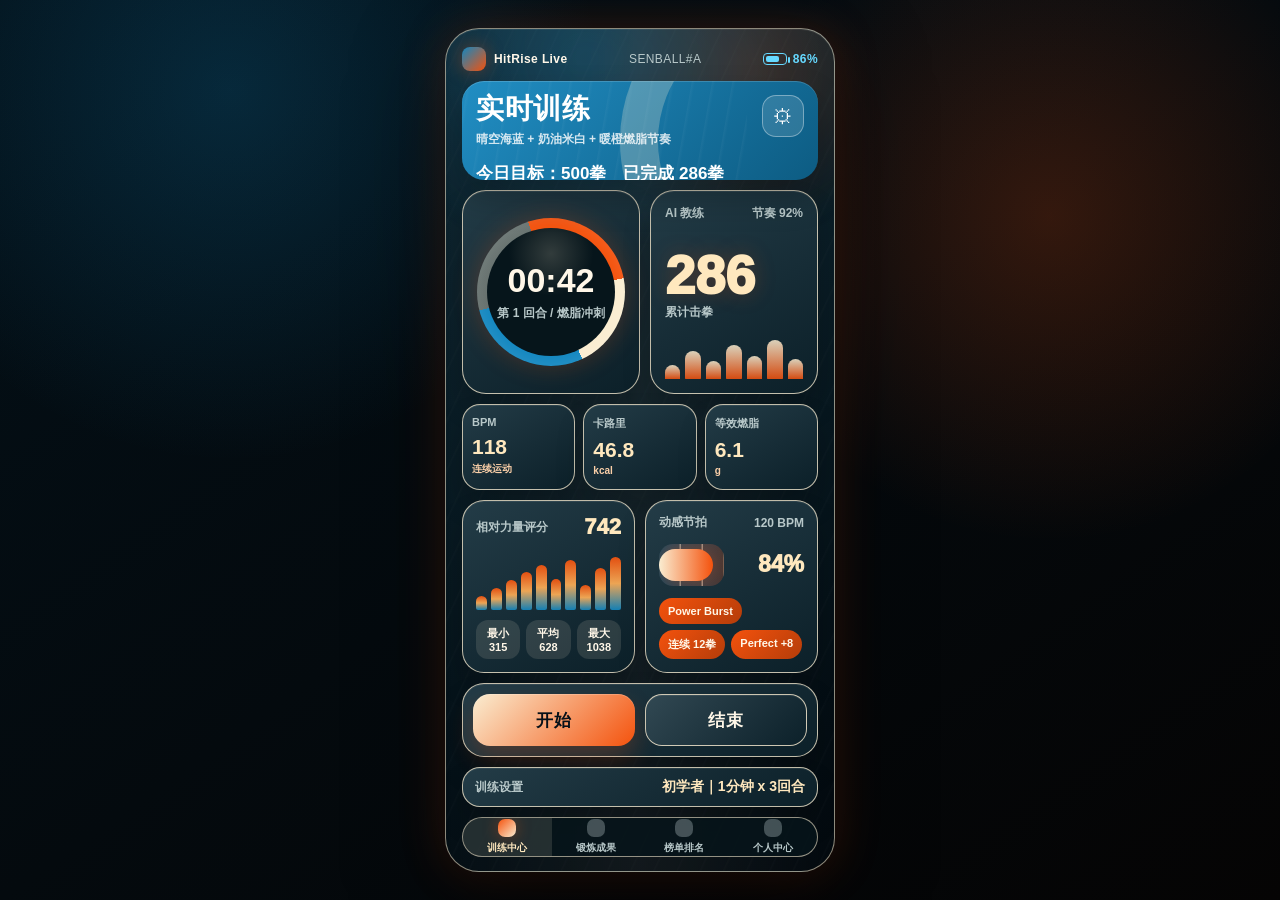
<file: 界面文件/HTML/hitrise_realtime_palette_01_sky_orange.html>
<!doctype html>
<html lang="zh-CN">
<head>
  <meta charset="utf-8" />
  <meta name="viewport" content="width=device-width, initial-scale=1" />
  <title>HitRise 实时训练配色 01 晴空橙光奶油</title>
  <link rel="stylesheet" href="hitrise_realtime_training_palettes.css" />
  <style>
    :root {
      --page-top: #031018;
      --page-bottom: #050404;
      --shell: #06202c;
      --shell-dark: #02080d;
      --panel: #102b37;
      --hero: #1387c0;
      --hero-light: #faedd1;
      --hero-text: #ffffff;
      --accent: #1387c0;
      --highlight: #faedd1;
      --hot: #f4520d;
      --glow: #f4520d;
      --rim: #faedd1;
      --line: #faedd1;
      --text: #fff7e8;
      --muted: #b8c8c9;
      --subtle: #facfa8;
      --headline: #ffe8be;
      --battery: #66d9ff;
      --ring-core: #06151b;
      --force-hot: #f4520d;
      --force-mid: #ffaf57;
      --force-low: #1387c0;
      --chip: #f4520d;
      --chip-text: #fff7e8;
      --button: #faedd1;
      --button-hot: #f4520d;
      --button-text: #061018;
      --nav: #06151b;
    }
  </style>
</head>
<body>
  <main class="stage">
    <section class="phone" aria-label="HitRise realtime training palette one">
      <div class="content">
        <div class="status">
          <div class="brand"><span class="brand-mark"></span><span>HitRise Live</span></div>
          <div>SENBALL#A</div>
          <div class="battery"><span class="battery-icon"></span><span>86%</span></div>
        </div>

        <section class="hero">
          <div class="hero-top">
            <div class="title">
              <h1>实时训练</h1>
              <p>晴空海蓝 + 奶油米白 + 暖橙燃脂节奏</p>
            </div>
            <div class="gear">⚙</div>
          </div>
          <div class="goal">
            <strong>今日目标：500拳　已完成 286拳</strong>
            <div class="progress"><span></span></div>
          </div>
        </section>

        <section class="dashboard">
          <div class="timer-card">
            <div class="ring">
              <div class="ring-inner">
                <div>
                  <div class="time">00:42</div>
                  <div class="time-label">第 1 回合 / 燃脂冲刺</div>
                </div>
              </div>
            </div>
          </div>
          <div class="coach-card">
            <div class="coach-title"><span>AI 教练</span><span>节奏 92%</span></div>
            <div>
              <div class="punch-count">286</div>
              <div class="punch-label">累计击拳</div>
            </div>
            <div class="rhythm-wave">
              <i style="--h:34;--d:1"></i><i style="--h:68;--d:2"></i><i style="--h:44;--d:3"></i><i style="--h:82;--d:4"></i><i style="--h:56;--d:5"></i><i style="--h:92;--d:6"></i><i style="--h:48;--d:7"></i>
            </div>
          </div>
        </section>

        <section class="metrics">
          <div class="metric"><span>BPM</span><strong>118</strong><small>连续运动</small></div>
          <div class="metric"><span>卡路里</span><strong>46.8</strong><small>kcal</small></div>
          <div class="metric"><span>等效燃脂</span><strong>6.1</strong><small>g</small></div>
        </section>

        <section class="dashboard">
          <div class="force-card">
            <div class="section-head"><span>相对力量评分</span><span class="force-value">742</span></div>
            <div class="force-bars">
              <i style="--h:24;--d:1"></i><i style="--h:38;--d:2"></i><i style="--h:52;--d:3"></i><i style="--h:66;--d:4"></i><i style="--h:78;--d:5"></i><i style="--h:54;--d:6"></i><i style="--h:86;--d:7"></i><i style="--h:44;--d:8"></i><i style="--h:72;--d:9"></i><i style="--h:92;--d:10"></i>
            </div>
            <div class="force-summary"><div>最小 315</div><div>平均 628</div><div>最大 1038</div></div>
          </div>
          <div class="report-card">
            <div class="section-head"><span>动感节拍</span><span>120 BPM</span></div>
            <div class="beat-line"><div class="beat"></div><div class="accuracy">84%</div></div>
            <div class="combo"><span>Power Burst</span><span>连续 12拳</span><span>Perfect +8</span></div>
          </div>
        </section>

        <section class="action-bar">
          <button class="btn">开始</button>
          <button class="btn secondary">结束</button>
        </section>

        <section class="mode-row">
          <span>训练设置</span>
          <strong>初学者｜1分钟 x 3回合</strong>
        </section>

        <nav class="nav">
          <div class="active"><b></b><span>训练中心</span></div>
          <div><b></b><span>锻炼成果</span></div>
          <div><b></b><span>榜单排名</span></div>
          <div><b></b><span>个人中心</span></div>
        </nav>
      </div>
    </section>
  </main>
</body>
</html>
</file>
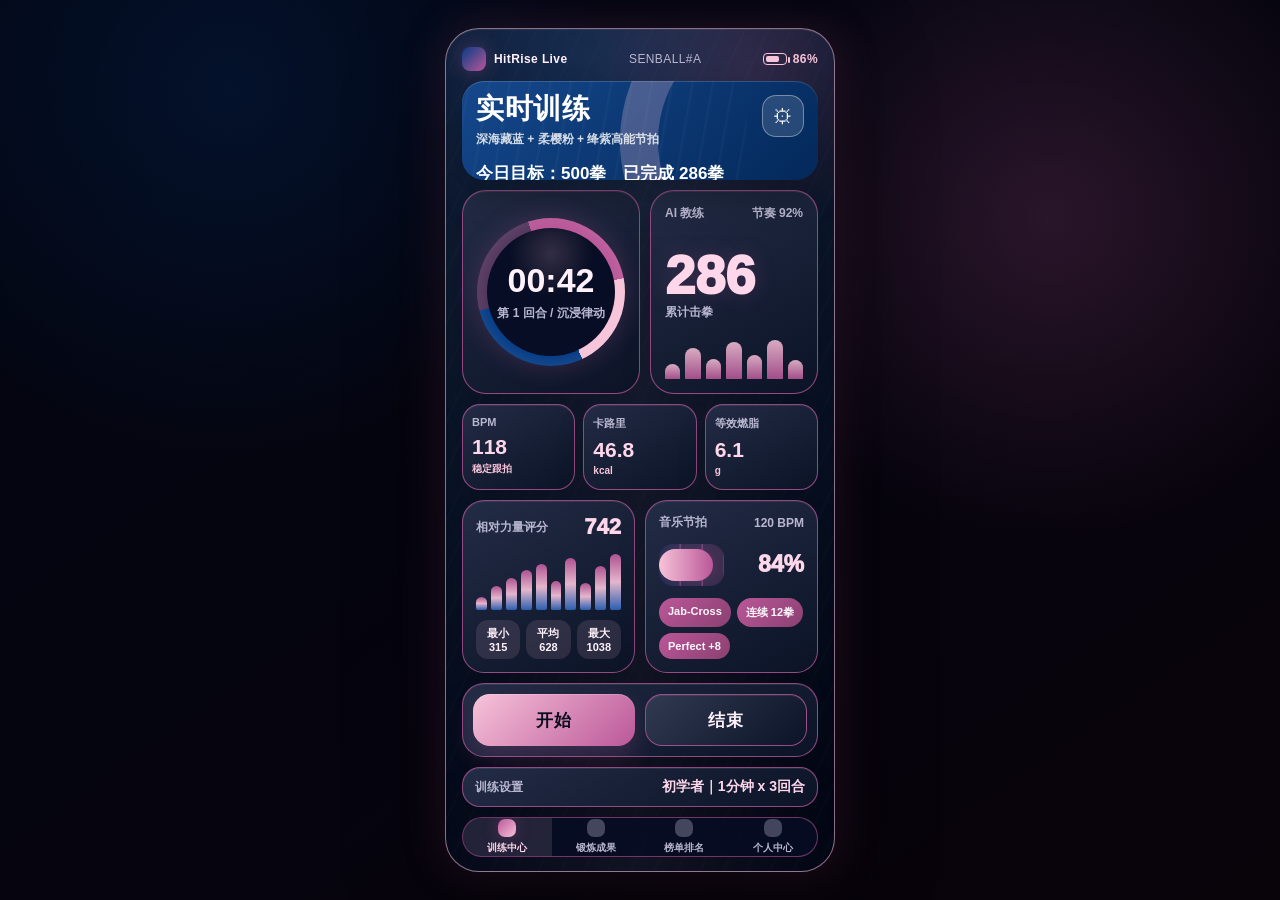
<file: 界面文件/HTML/hitrise_realtime_palette_02_deepblue_pink.html>
<!doctype html>
<html lang="zh-CN">
<head>
  <meta charset="utf-8" />
  <meta name="viewport" content="width=device-width, initial-scale=1" />
  <title>HitRise 实时训练配色 02 藏蓝粉紫雅致</title>
  <link rel="stylesheet" href="hitrise_realtime_training_palettes.css" />
  <style>
    :root {
      --page-top: #020613;
      --page-bottom: #09030a;
      --shell: #07152e;
      --shell-dark: #020512;
      --panel: #101a35;
      --hero: #063c85;
      --hero-light: #f7c3d9;
      --hero-text: #ffffff;
      --accent: #063c85;
      --highlight: #f7c3d9;
      --hot: #bb5799;
      --glow: #bb5799;
      --rim: #f7c3d9;
      --line: #bb5799;
      --text: #fff1fa;
      --muted: #b9b7d0;
      --subtle: #f7c3d9;
      --headline: #ffd7ea;
      --battery: #f7c3d9;
      --ring-core: #070d24;
      --force-hot: #bb5799;
      --force-mid: #f7c3d9;
      --force-low: #2d65bc;
      --chip: #bb5799;
      --chip-text: #fff8fd;
      --button: #f7c3d9;
      --button-hot: #bb5799;
      --button-text: #0b0b1e;
      --nav: #070d24;
    }
  </style>
</head>
<body>
  <main class="stage">
    <section class="phone" aria-label="HitRise realtime training palette two">
      <div class="content">
        <div class="status">
          <div class="brand"><span class="brand-mark"></span><span>HitRise Live</span></div>
          <div>SENBALL#A</div>
          <div class="battery"><span class="battery-icon"></span><span>86%</span></div>
        </div>

        <section class="hero">
          <div class="hero-top">
            <div class="title">
              <h1>实时训练</h1>
              <p>深海藏蓝 + 柔樱粉 + 绛紫高能节拍</p>
            </div>
            <div class="gear">⚙</div>
          </div>
          <div class="goal">
            <strong>今日目标：500拳　已完成 286拳</strong>
            <div class="progress"><span></span></div>
          </div>
        </section>

        <section class="dashboard">
          <div class="timer-card">
            <div class="ring">
              <div class="ring-inner">
                <div>
                  <div class="time">00:42</div>
                  <div class="time-label">第 1 回合 / 沉浸律动</div>
                </div>
              </div>
            </div>
          </div>
          <div class="coach-card">
            <div class="coach-title"><span>AI 教练</span><span>节奏 92%</span></div>
            <div>
              <div class="punch-count">286</div>
              <div class="punch-label">累计击拳</div>
            </div>
            <div class="rhythm-wave">
              <i style="--h:36;--d:1"></i><i style="--h:74;--d:2"></i><i style="--h:48;--d:3"></i><i style="--h:88;--d:4"></i><i style="--h:58;--d:5"></i><i style="--h:94;--d:6"></i><i style="--h:46;--d:7"></i>
            </div>
          </div>
        </section>

        <section class="metrics">
          <div class="metric"><span>BPM</span><strong>118</strong><small>稳定跟拍</small></div>
          <div class="metric"><span>卡路里</span><strong>46.8</strong><small>kcal</small></div>
          <div class="metric"><span>等效燃脂</span><strong>6.1</strong><small>g</small></div>
        </section>

        <section class="dashboard">
          <div class="force-card">
            <div class="section-head"><span>相对力量评分</span><span class="force-value">742</span></div>
            <div class="force-bars">
              <i style="--h:22;--d:1"></i><i style="--h:42;--d:2"></i><i style="--h:55;--d:3"></i><i style="--h:69;--d:4"></i><i style="--h:80;--d:5"></i><i style="--h:50;--d:6"></i><i style="--h:90;--d:7"></i><i style="--h:46;--d:8"></i><i style="--h:76;--d:9"></i><i style="--h:96;--d:10"></i>
            </div>
            <div class="force-summary"><div>最小 315</div><div>平均 628</div><div>最大 1038</div></div>
          </div>
          <div class="report-card">
            <div class="section-head"><span>音乐节拍</span><span>120 BPM</span></div>
            <div class="beat-line"><div class="beat"></div><div class="accuracy">84%</div></div>
            <div class="combo"><span>Jab-Cross</span><span>连续 12拳</span><span>Perfect +8</span></div>
          </div>
        </section>

        <section class="action-bar">
          <button class="btn">开始</button>
          <button class="btn secondary">结束</button>
        </section>

        <section class="mode-row">
          <span>训练设置</span>
          <strong>初学者｜1分钟 x 3回合</strong>
        </section>

        <nav class="nav">
          <div class="active"><b></b><span>训练中心</span></div>
          <div><b></b><span>锻炼成果</span></div>
          <div><b></b><span>榜单排名</span></div>
          <div><b></b><span>个人中心</span></div>
        </nav>
      </div>
    </section>
  </main>
</body>
</html>
</file>
<file: docs/assets/site.css>
:root {
  color-scheme: light;
  --ink: #17343b;
  --muted: #58777b;
  --soft: #effbf8;
  --paper: #f8fffd;
  --panel: #ffffff;
  --line: #cceee7;
  --brand: #10bdaa;
  --brand-dark: #078b80;
  --hot: #ff8a32;
  --navy: #092833;
  --shadow: 0 22px 60px rgba(18, 92, 84, 0.12);
}

* { box-sizing: border-box; }

html { scroll-behavior: smooth; }

body {
  margin: 0;
  font-family: -apple-system, BlinkMacSystemFont, "SF Pro Display", "Segoe UI", "PingFang SC", "Microsoft YaHei", sans-serif;
  color: var(--ink);
  background:
    radial-gradient(circle at 12% 0%, rgba(16, 189, 170, 0.13), transparent 30rem),
    linear-gradient(180deg, #f4fffc 0%, #ffffff 42%, #f7fffd 100%);
  line-height: 1.72;
}

a { color: var(--brand-dark); }
a:hover { color: var(--hot); }

.shell {
  width: min(1120px, calc(100% - 36px));
  margin: 0 auto;
}

.site-header {
  position: sticky;
  top: 0;
  z-index: 20;
  background: rgba(248, 255, 253, 0.88);
  border-bottom: 1px solid rgba(204, 238, 231, 0.9);
  backdrop-filter: blur(18px);
}

.site-header .shell {
  min-height: 72px;
  display: flex;
  align-items: center;
  justify-content: space-between;
  gap: 24px;
}

.brand {
  display: inline-flex;
  align-items: center;
  gap: 12px;
  color: var(--ink);
  text-decoration: none;
  font-weight: 900;
  letter-spacing: -0.02em;
}

.brand img {
  width: 42px;
  height: 42px;
  border-radius: 12px;
  box-shadow: 0 8px 18px rgba(16, 189, 170, 0.2);
}

.brand small {
  display: block;
  color: var(--muted);
  font-size: 11px;
  font-weight: 700;
  letter-spacing: 0.08em;
  text-transform: uppercase;
}

.nav {
  display: flex;
  align-items: center;
  gap: 18px;
  font-size: 14px;
  font-weight: 750;
}

.nav a { color: var(--muted); text-decoration: none; }
.nav a[aria-current="page"], .nav a:hover { color: var(--brand-dark); }

.hero {
  position: relative;
  overflow: hidden;
  padding: 92px 0 72px;
}

.hero::after {
  content: "";
  position: absolute;
  width: 440px;
  height: 440px;
  right: -180px;
  top: -160px;
  border: 70px solid rgba(255, 138, 50, 0.08);
  border-radius: 50%;
}

.hero-grid {
  position: relative;
  z-index: 1;
  display: grid;
  grid-template-columns: minmax(0, 1.2fr) minmax(320px, 0.8fr);
  gap: 64px;
  align-items: center;
}

.eyebrow {
  display: inline-flex;
  align-items: center;
  gap: 8px;
  padding: 6px 12px;
  border: 1px solid var(--line);
  border-radius: 999px;
  background: rgba(255,255,255,0.84);
  color: var(--brand-dark);
  font-size: 13px;
  font-weight: 850;
}

.eyebrow::before {
  content: "";
  width: 8px;
  height: 8px;
  border-radius: 50%;
  background: var(--hot);
  box-shadow: 0 0 0 5px rgba(255, 138, 50, 0.12);
}

h1, h2, h3 { line-height: 1.2; letter-spacing: -0.035em; }

h1 {
  max-width: 760px;
  margin: 22px 0 18px;
  font-size: clamp(44px, 7vw, 78px);
}

.gradient-text {
  background: linear-gradient(110deg, var(--brand-dark), var(--brand), var(--hot));
  -webkit-background-clip: text;
  color: transparent;
}

.lead {
  max-width: 720px;
  margin: 0;
  color: var(--muted);
  font-size: clamp(17px, 2.2vw, 21px);
}

.actions {
  display: flex;
  flex-wrap: wrap;
  gap: 12px;
  margin-top: 30px;
}

.button {
  display: inline-flex;
  align-items: center;
  justify-content: center;
  min-height: 48px;
  padding: 0 20px;
  border: 1px solid var(--line);
  border-radius: 15px;
  background: var(--panel);
  color: var(--ink);
  text-decoration: none;
  font-weight: 850;
  box-shadow: 0 10px 24px rgba(10, 86, 78, 0.08);
}

.button.primary {
  border-color: var(--brand);
  color: white;
  background: linear-gradient(135deg, var(--brand), var(--brand-dark));
}

.device-card {
  position: relative;
  min-height: 390px;
  padding: 28px;
  border: 1px solid rgba(255,255,255,0.14);
  border-radius: 34px;
  color: white;
  background:
    radial-gradient(circle at 80% 10%, rgba(255, 138, 50, 0.45), transparent 180px),
    linear-gradient(145deg, #123e47, #071e29 72%);
  box-shadow: 0 36px 80px rgba(7, 30, 41, 0.28);
}

.device-card::after {
  content: "";
  position: absolute;
  inset: 20% 16% 12%;
  border: 1px solid rgba(102, 245, 225, 0.35);
  border-radius: 50%;
  box-shadow: 0 0 0 38px rgba(16, 189, 170, 0.08), 0 0 0 78px rgba(16, 189, 170, 0.04);
}

.device-card > * { position: relative; z-index: 1; }

.device-label {
  color: #9deee3;
  font-size: 12px;
  font-weight: 850;
  letter-spacing: 0.12em;
  text-transform: uppercase;
}

.device-card strong {
  display: block;
  margin-top: 6px;
  font-size: 27px;
}

.live-stats {
  position: absolute;
  left: 28px;
  right: 28px;
  bottom: 28px;
  display: grid;
  grid-template-columns: repeat(3, 1fr);
  gap: 10px;
}

.live-stats div {
  padding: 13px;
  border: 1px solid rgba(255,255,255,0.12);
  border-radius: 16px;
  background: rgba(255,255,255,0.08);
  backdrop-filter: blur(8px);
}

.live-stats span { display: block; color: #a9c6cb; font-size: 11px; }
.live-stats b { font-size: 20px; }

.section { padding: 72px 0; }
.section.soft { background: rgba(232, 255, 248, 0.55); border-block: 1px solid var(--line); }

.section-heading { max-width: 720px; margin-bottom: 32px; }
.section-heading h2 { margin: 0 0 12px; font-size: clamp(32px, 5vw, 48px); }
.section-heading p { margin: 0; color: var(--muted); font-size: 17px; }

.grid-3 {
  display: grid;
  grid-template-columns: repeat(3, 1fr);
  gap: 18px;
}

.card {
  padding: 24px;
  border: 1px solid var(--line);
  border-radius: 24px;
  background: rgba(255,255,255,0.92);
  box-shadow: var(--shadow);
}

.card h3 { margin: 12px 0 8px; font-size: 21px; }
.card p { margin: 0; color: var(--muted); }

.icon-box {
  display: grid;
  place-items: center;
  width: 46px;
  height: 46px;
  border-radius: 15px;
  background: var(--soft);
  color: var(--brand-dark);
  font-size: 23px;
}

.steps { counter-reset: steps; }
.steps .card { position: relative; padding-top: 70px; }
.steps .card::before {
  counter-increment: steps;
  content: "0" counter(steps);
  position: absolute;
  top: 22px;
  left: 24px;
  color: var(--brand);
  font-size: 26px;
  font-weight: 950;
}

.notice {
  padding: 22px 24px;
  border: 1px solid #ffd5b6;
  border-radius: 20px;
  background: #fff7f0;
  color: #6a3b1b;
}

.notice strong { color: #a34b0d; }

.cta {
  display: flex;
  align-items: center;
  justify-content: space-between;
  gap: 28px;
  padding: 36px;
  border-radius: 28px;
  color: white;
  background: linear-gradient(135deg, var(--navy), #0b4f56);
  box-shadow: 0 28px 70px rgba(7, 30, 41, 0.2);
}

.cta h2 { margin: 0 0 8px; font-size: 31px; }
.cta p { margin: 0; color: #b8d7da; }

.article {
  width: min(900px, calc(100% - 36px));
  margin: 0 auto;
  padding: 64px 0 88px;
}

.article-header {
  padding: 34px;
  border: 1px solid var(--line);
  border-radius: 28px;
  background: linear-gradient(135deg, #ffffff, var(--soft));
  box-shadow: var(--shadow);
}

.article-header h1 { margin: 14px 0 12px; font-size: clamp(36px, 7vw, 58px); }
.article-header p { margin: 0; color: var(--muted); }

.article section { padding-top: 34px; scroll-margin-top: 88px; }
.article h2 { margin: 0 0 14px; font-size: 27px; }
.article h3 { margin: 24px 0 8px; font-size: 19px; }
.article p, .article li { color: #36585d; }
.article li + li { margin-top: 7px; }

.meta-row {
  display: flex;
  flex-wrap: wrap;
  gap: 8px 18px;
  color: var(--muted);
  font-size: 14px;
  font-weight: 700;
}

.toc {
  display: flex;
  flex-wrap: wrap;
  gap: 8px;
  margin-top: 20px;
}

.toc a {
  padding: 6px 11px;
  border: 1px solid var(--line);
  border-radius: 999px;
  background: white;
  text-decoration: none;
  font-size: 13px;
  font-weight: 750;
}

.support-grid {
  display: grid;
  grid-template-columns: repeat(2, 1fr);
  gap: 16px;
}

.support-grid .card { box-shadow: none; }

.contact-box {
  display: flex;
  flex-wrap: wrap;
  gap: 10px 24px;
  align-items: center;
  padding: 22px;
  border: 1px solid var(--line);
  border-radius: 20px;
  background: var(--soft);
}

.site-footer {
  border-top: 1px solid var(--line);
  padding: 34px 0 46px;
  color: var(--muted);
  font-size: 14px;
}

.footer-grid {
  display: flex;
  justify-content: space-between;
  gap: 24px;
  align-items: flex-start;
}

.footer-links { display: flex; flex-wrap: wrap; gap: 12px 18px; }
.footer-links a { color: var(--muted); }

@media (max-width: 820px) {
  .nav { display: none; }
  .hero { padding-top: 64px; }
  .hero-grid { grid-template-columns: 1fr; gap: 38px; }
  .device-card { min-height: 330px; }
  .grid-3, .support-grid { grid-template-columns: 1fr; }
  .cta, .footer-grid { align-items: flex-start; flex-direction: column; }
}

@media (max-width: 480px) {
  .shell, .article { width: min(100% - 24px, 1120px); }
  .site-header .shell { min-height: 64px; }
  .brand img { width: 38px; height: 38px; }
  .brand small { display: none; }
  .hero { padding: 48px 0 56px; }
  h1 { font-size: 42px; }
  .device-card { min-height: 300px; padding: 22px; }
  .live-stats { left: 18px; right: 18px; bottom: 18px; }
  .live-stats div { padding: 10px; }
  .live-stats b { font-size: 17px; }
  .section { padding: 54px 0; }
  .card, .article-header { border-radius: 20px; }
  .article-header { padding: 25px; }
  .cta { padding: 26px; }
}

@media (prefers-reduced-motion: reduce) {
  html { scroll-behavior: auto; }
}
</file>
<file: 界面文件/HTML/hitrise_realtime_training_palettes.css>
* {
  box-sizing: border-box;
}

:root {
  color-scheme: dark;
  font-family: "Microsoft YaHei", "PingFang SC", Arial, sans-serif;
}

body {
  margin: 0;
  min-height: 100vh;
  display: grid;
  place-items: center;
  overflow-x: hidden;
  background:
    radial-gradient(circle at 18% 10%, color-mix(in srgb, var(--accent) 22%, transparent), transparent 28%),
    radial-gradient(circle at 82% 24%, color-mix(in srgb, var(--hot) 20%, transparent), transparent 26%),
    linear-gradient(145deg, var(--page-top), var(--page-bottom));
  color: var(--text);
}

.stage {
  width: min(100vw, 460px);
  min-height: 100vh;
  display: grid;
  place-items: center;
  padding: 20px;
}

.phone {
  position: relative;
  width: 390px;
  height: 844px;
  overflow: hidden;
  border-radius: 34px;
  border: 1px solid color-mix(in srgb, var(--rim) 56%, transparent);
  background:
    linear-gradient(155deg, color-mix(in srgb, var(--shell) 96%, white 4%), var(--shell-dark)),
    var(--shell);
  box-shadow:
    0 32px 88px rgba(0, 0, 0, .56),
    inset 0 1px 0 rgba(255, 255, 255, .08),
    0 0 46px color-mix(in srgb, var(--glow) 22%, transparent);
}

.phone::before,
.phone::after {
  content: "";
  position: absolute;
  pointer-events: none;
}

.phone::before {
  inset: -130px -90px auto;
  height: 330px;
  background:
    radial-gradient(circle at 40% 48%, color-mix(in srgb, var(--accent) 26%, transparent), transparent 54%),
    radial-gradient(circle at 70% 52%, color-mix(in srgb, var(--hot) 18%, transparent), transparent 38%);
  filter: blur(10px);
}

.phone::after {
  inset: 0;
  background:
    repeating-linear-gradient(115deg, transparent 0 18px, rgba(255, 255, 255, .035) 19px, transparent 21px),
    linear-gradient(90deg, transparent, color-mix(in srgb, var(--highlight) 14%, transparent), transparent);
  opacity: .42;
  mix-blend-mode: screen;
  animation: shimmer 6.5s linear infinite;
}

.content {
  position: relative;
  z-index: 1;
  height: 100%;
  padding: 18px 16px 14px;
  display: flex;
  flex-direction: column;
  gap: 10px;
}

.status {
  display: flex;
  align-items: center;
  justify-content: space-between;
  color: var(--muted);
  font-size: 12px;
  letter-spacing: .4px;
}

.brand {
  display: flex;
  gap: 8px;
  align-items: center;
  color: var(--text);
  font-weight: 800;
}

.brand-mark {
  width: 24px;
  height: 24px;
  border-radius: 8px;
  background: linear-gradient(135deg, var(--accent), var(--hot));
  box-shadow: 0 0 18px color-mix(in srgb, var(--glow) 34%, transparent);
}

.battery {
  display: flex;
  gap: 6px;
  align-items: center;
  color: var(--battery);
  font-weight: 800;
}

.battery-icon {
  width: 24px;
  height: 12px;
  border: 1px solid currentColor;
  border-radius: 4px;
  padding: 2px;
  position: relative;
}

.battery-icon::before {
  content: "";
  display: block;
  width: 72%;
  height: 100%;
  border-radius: 2px;
  background: currentColor;
}

.battery-icon::after {
  content: "";
  position: absolute;
  right: -4px;
  top: 3px;
  width: 2px;
  height: 6px;
  border-radius: 2px;
  background: currentColor;
}

.hero {
  position: relative;
  min-height: 96px;
  padding: 14px;
  border-radius: 22px;
  background:
    linear-gradient(135deg, color-mix(in srgb, var(--hero) 94%, white 6%), color-mix(in srgb, var(--hero) 68%, black 32%));
  color: var(--hero-text);
  overflow: hidden;
  box-shadow:
    inset 0 1px 0 rgba(255, 255, 255, .16),
    0 18px 34px rgba(0, 0, 0, .24);
}

.hero::before {
  content: "";
  position: absolute;
  width: 240px;
  height: 240px;
  right: -118px;
  top: -98px;
  border-radius: 50%;
  border: 38px solid color-mix(in srgb, var(--hero-light) 25%, transparent);
  animation: rotate 12s linear infinite;
}

.hero::after {
  content: "";
  position: absolute;
  inset: 0;
  background:
    repeating-linear-gradient(100deg, transparent 0 16px, rgba(255, 255, 255, .12) 17px, transparent 20px);
  opacity: .28;
  transform: translateX(-20%);
  animation: track 2.8s linear infinite;
}

.hero-top,
.goal {
  position: relative;
  z-index: 1;
}

.hero-top {
  display: flex;
  align-items: flex-start;
  justify-content: space-between;
  gap: 14px;
}

.title h1 {
  margin: 0;
  font-size: 28px;
  line-height: 1;
  letter-spacing: .6px;
}

.title p {
  margin: 8px 0 0;
  font-size: 12px;
  font-weight: 700;
  opacity: .82;
}

.gear {
  width: 42px;
  height: 42px;
  border: 1px solid color-mix(in srgb, var(--hero-text) 36%, transparent);
  border-radius: 14px;
  display: grid;
  place-items: center;
  font-size: 20px;
  background: color-mix(in srgb, var(--hero-text) 13%, transparent);
}

.goal {
  margin-top: 14px;
  display: grid;
  gap: 7px;
}

.goal strong {
  font-size: 17px;
}

.progress {
  height: 8px;
  border-radius: 99px;
  overflow: hidden;
  background: color-mix(in srgb, var(--hero-text) 18%, transparent);
}

.progress span {
  display: block;
  width: 57%;
  height: 100%;
  border-radius: inherit;
  background: linear-gradient(90deg, var(--hot), var(--highlight), var(--accent));
  animation: breathe 1.8s ease-in-out infinite;
}

.dashboard {
  display: grid;
  grid-template-columns: 1fr 1fr;
  gap: 10px;
}

.timer-card,
.coach-card,
.force-card,
.report-card,
.metric,
.action-bar,
.mode-row {
  border: 1px solid color-mix(in srgb, var(--line) 76%, transparent);
  background:
    linear-gradient(150deg, color-mix(in srgb, var(--panel) 92%, white 8%), color-mix(in srgb, var(--panel) 74%, black 26%));
  box-shadow:
    inset 0 1px 0 rgba(255, 255, 255, .08),
    0 16px 28px rgba(0, 0, 0, .18);
}

.timer-card {
  min-height: 204px;
  border-radius: 24px;
  padding: 14px;
  display: grid;
  place-items: center;
}

.ring {
  width: 148px;
  height: 148px;
  border-radius: 50%;
  padding: 10px;
  background:
    conic-gradient(from -18deg, var(--hot) 0 27%, var(--highlight) 27% 48%, var(--accent) 48% 76%, color-mix(in srgb, var(--line) 34%, transparent) 76% 100%);
  box-shadow:
    0 0 26px color-mix(in srgb, var(--glow) 24%, transparent),
    inset 0 0 18px rgba(255, 255, 255, .12);
  animation: ringPulse 1.45s ease-in-out infinite;
}

.ring-inner {
  width: 100%;
  height: 100%;
  border-radius: 50%;
  display: grid;
  place-items: center;
  text-align: center;
  background:
    radial-gradient(circle at 50% 20%, color-mix(in srgb, var(--highlight) 18%, transparent), transparent 35%),
    var(--ring-core);
  color: var(--text);
}

.time {
  font-size: 34px;
  font-weight: 900;
  line-height: 1;
}

.time-label {
  margin-top: 8px;
  font-size: 12px;
  color: var(--muted);
  font-weight: 800;
}

.coach-card {
  min-height: 204px;
  border-radius: 24px;
  padding: 14px;
  display: flex;
  flex-direction: column;
  justify-content: space-between;
  overflow: hidden;
}

.coach-title {
  display: flex;
  justify-content: space-between;
  color: var(--muted);
  font-size: 12px;
  font-weight: 800;
}

.punch-count {
  margin: 12px 0 2px;
  font-size: 54px;
  line-height: .95;
  font-weight: 950;
  color: var(--headline);
  text-shadow: 0 0 22px color-mix(in srgb, var(--glow) 22%, transparent);
}

.punch-label {
  color: var(--muted);
  font-size: 12px;
  font-weight: 800;
}

.rhythm-wave {
  height: 42px;
  display: flex;
  align-items: flex-end;
  gap: 5px;
}

.rhythm-wave i {
  flex: 1;
  border-radius: 99px 99px 8px 8px;
  background: linear-gradient(180deg, var(--highlight), var(--hot));
  height: calc(var(--h) * 1%);
  min-height: 8px;
  opacity: .86;
  animation: barMove 1.05s ease-in-out infinite;
  animation-delay: calc(var(--d) * .08s);
}

.metrics {
  display: grid;
  grid-template-columns: repeat(3, 1fr);
  gap: 8px;
}

.metric {
  min-height: 86px;
  border-radius: 18px;
  padding: 11px 9px;
}

.metric span {
  display: block;
  color: var(--muted);
  font-size: 11px;
  font-weight: 800;
}

.metric strong {
  display: block;
  margin-top: 8px;
  color: var(--headline);
  font-size: 21px;
  line-height: 1;
}

.metric small {
  display: block;
  margin-top: 5px;
  color: var(--subtle);
  font-size: 10px;
  font-weight: 800;
}

.force-card {
  border-radius: 22px;
  padding: 13px;
  min-height: 148px;
}

.section-head {
  display: flex;
  align-items: center;
  justify-content: space-between;
  color: var(--muted);
  font-size: 12px;
  font-weight: 850;
}

.force-value {
  color: var(--headline);
  font-size: 22px;
  font-weight: 950;
}

.force-bars {
  margin-top: 12px;
  height: 58px;
  display: flex;
  align-items: flex-end;
  gap: 4px;
}

.force-bars i {
  flex: 1;
  min-width: 0;
  height: calc(var(--h) * 1%);
  border-radius: 8px 8px 3px 3px;
  background: linear-gradient(180deg, var(--force-hot), var(--force-mid), var(--force-low));
  opacity: .92;
  transform-origin: bottom;
  animation: forceHit 1.8s ease-in-out infinite;
  animation-delay: calc(var(--d) * .07s);
}

.force-summary {
  margin-top: 10px;
  display: grid;
  grid-template-columns: repeat(3, 1fr);
  gap: 6px;
}

.force-summary div {
  border-radius: 12px;
  padding: 6px 4px;
  text-align: center;
  background: color-mix(in srgb, var(--highlight) 12%, transparent);
  color: var(--text);
  font-size: 11px;
  font-weight: 850;
}

.report-card {
  border-radius: 22px;
  padding: 13px;
  min-height: 148px;
  display: flex;
  flex-direction: column;
  justify-content: space-between;
}

.beat-line {
  display: flex;
  align-items: center;
  justify-content: space-between;
  gap: 8px;
}

.beat {
  flex: 1;
  height: 42px;
  border-radius: 14px;
  background:
    linear-gradient(90deg, color-mix(in srgb, var(--accent) 24%, transparent), color-mix(in srgb, var(--hot) 22%, transparent)),
    repeating-linear-gradient(90deg, transparent 0 20px, color-mix(in srgb, var(--line) 55%, transparent) 21px 22px);
  position: relative;
  overflow: hidden;
}

.beat::after {
  content: "";
  position: absolute;
  inset: 5px auto 5px 0;
  width: 54px;
  border-radius: 99px;
  background: linear-gradient(90deg, var(--highlight), var(--hot));
  box-shadow: 0 0 18px color-mix(in srgb, var(--glow) 34%, transparent);
  animation: beatScan 1.2s linear infinite;
}

.accuracy {
  width: 72px;
  text-align: right;
  color: var(--headline);
  font-size: 23px;
  font-weight: 950;
}

.combo {
  display: flex;
  gap: 6px;
  flex-wrap: wrap;
}

.combo span {
  border-radius: 999px;
  padding: 7px 9px;
  color: var(--chip-text);
  background: linear-gradient(135deg, var(--chip), color-mix(in srgb, var(--chip) 74%, black 26%));
  font-size: 11px;
  font-weight: 850;
}

.action-bar {
  display: grid;
  grid-template-columns: 1fr 1fr;
  gap: 10px;
  border-radius: 22px;
  padding: 10px;
}

.btn {
  min-height: 52px;
  border: 0;
  border-radius: 17px;
  color: var(--button-text);
  font-size: 17px;
  font-weight: 950;
  letter-spacing: .8px;
  background: linear-gradient(135deg, var(--button), var(--button-hot));
  box-shadow:
    0 12px 24px color-mix(in srgb, var(--button-hot) 22%, transparent),
    inset 0 1px 0 rgba(255, 255, 255, .2);
}

.btn.secondary {
  color: var(--text);
  background:
    linear-gradient(135deg, color-mix(in srgb, var(--panel) 86%, white 14%), color-mix(in srgb, var(--panel) 76%, black 24%));
  border: 1px solid color-mix(in srgb, var(--line) 80%, transparent);
  box-shadow: inset 0 1px 0 rgba(255, 255, 255, .08);
}

.mode-row {
  border-radius: 18px;
  padding: 10px 12px;
  display: flex;
  align-items: center;
  justify-content: space-between;
  font-size: 12px;
  color: var(--muted);
  font-weight: 850;
}

.mode-row strong {
  color: var(--headline);
  font-size: 14px;
}

.nav {
  margin-top: auto;
  height: 58px;
  display: grid;
  grid-template-columns: repeat(4, 1fr);
  border-radius: 22px;
  background: color-mix(in srgb, var(--nav) 84%, transparent);
  border: 1px solid color-mix(in srgb, var(--line) 58%, transparent);
  overflow: hidden;
}

.nav div {
  display: grid;
  place-items: center;
  align-content: center;
  gap: 4px;
  color: var(--muted);
  font-size: 10px;
  font-weight: 850;
}

.nav b {
  width: 18px;
  height: 18px;
  border-radius: 7px;
  background: color-mix(in srgb, var(--muted) 34%, transparent);
}

.nav .active {
  color: var(--headline);
  background: color-mix(in srgb, var(--highlight) 12%, transparent);
}

.nav .active b {
  background: linear-gradient(135deg, var(--hot), var(--highlight));
  box-shadow: 0 0 16px color-mix(in srgb, var(--glow) 36%, transparent);
}

@media (max-width: 430px) {
  .stage {
    padding: 10px;
  }

  .phone {
    width: min(390px, calc(100vw - 20px));
    height: min(844px, calc(100vh - 20px));
  }
}

@keyframes shimmer {
  from { transform: translateX(-16%); }
  to { transform: translateX(16%); }
}

@keyframes rotate {
  to { transform: rotate(360deg); }
}

@keyframes track {
  from { transform: translateX(-32%); }
  to { transform: translateX(32%); }
}

@keyframes breathe {
  0%, 100% { filter: brightness(1); }
  50% { filter: brightness(1.28); }
}

@keyframes ringPulse {
  0%, 100% { transform: scale(1); }
  50% { transform: scale(1.035); }
}

@keyframes barMove {
  0%, 100% { transform: scaleY(.74); opacity: .55; }
  45% { transform: scaleY(1.16); opacity: 1; }
}

@keyframes forceHit {
  0%, 100% { transform: scaleY(.88); filter: brightness(.92); }
  38% { transform: scaleY(1.08); filter: brightness(1.22); }
}

@keyframes beatScan {
  from { transform: translateX(-64px); }
  to { transform: translateX(290px); }
}
</file>
